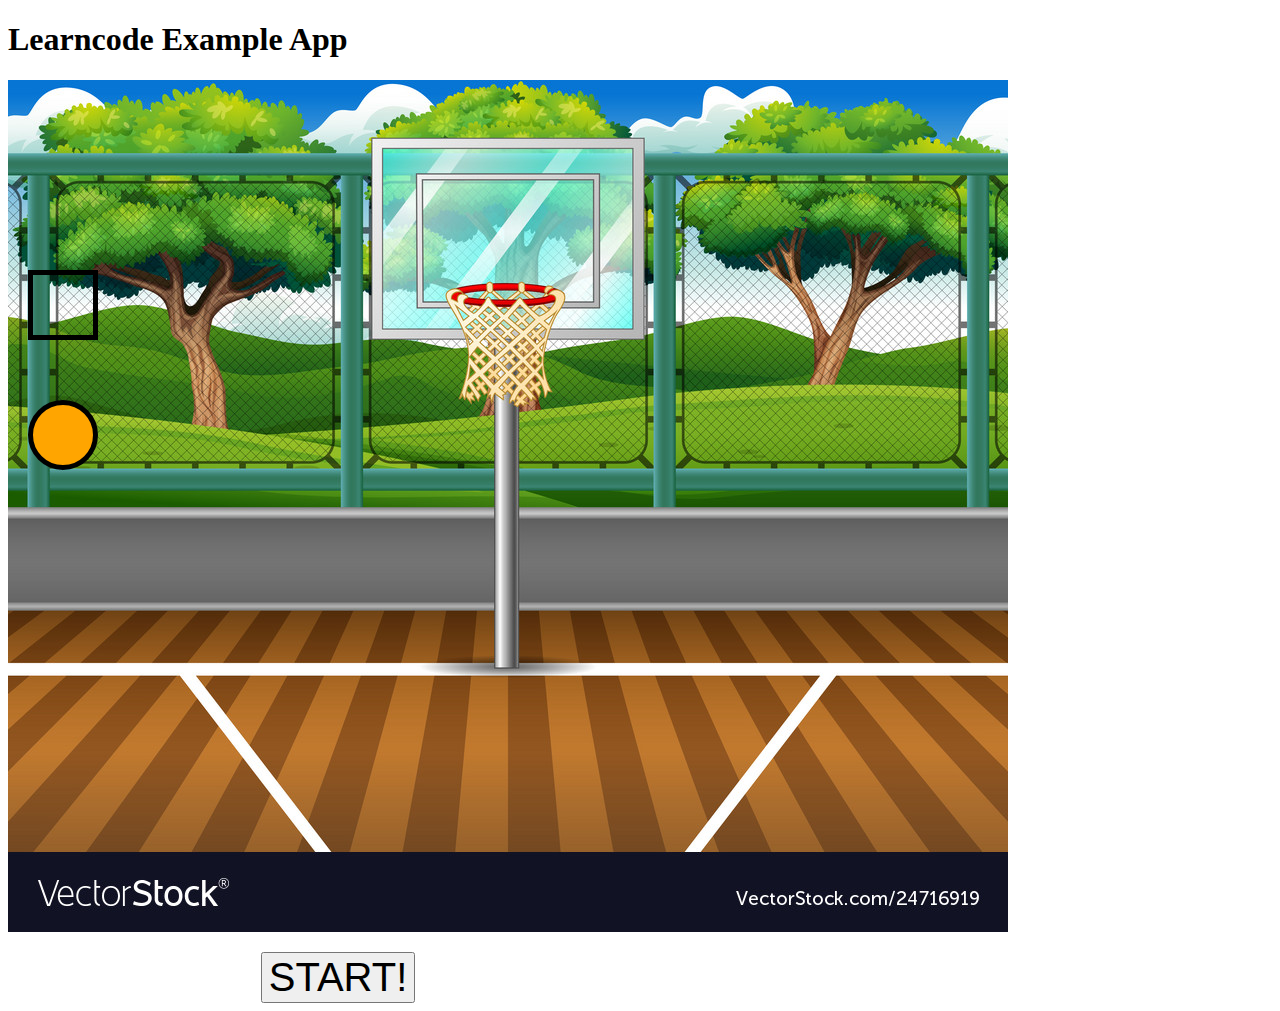
<file: index.html>
<!DOCTYPE html>
<html lang="en">
<head>
  <!-- this should reduce how long it takes your page to refresh after a change -->
  <meta http-equiv='cache-control' content='no-cache'> 
  <meta http-equiv='expires' content='0'> 
  <meta http-equiv='pragma' content='no-cache'>
  <!-- this imports all your formatting from the css file -->
  <link rel="stylesheet" type="text/css" href="styles.css">
  <!-- this imports some helper functions you can use in your code -->
  <script type="text/javascript" src="https://gormanlearncode.github.io/learncode/src/helperfunctions.js"></script>
</head>
  <body>
    <h1>Learncode Example App</h1>
    <!-- these are the building blocks of your site. You will format them in css and move them in javascript -->
    <div id="mainarea">
      <div id="circle"></div>
      <div id="square"></div>
      <div id="sometext1"><b>Learn Code!</b></div>
    </div>
    <button id="startbutton">START!</button>
    <!-- this will run your code -->
    <script type="text/javascript" src="main.js"></script>
  </body>
</html>
</file>
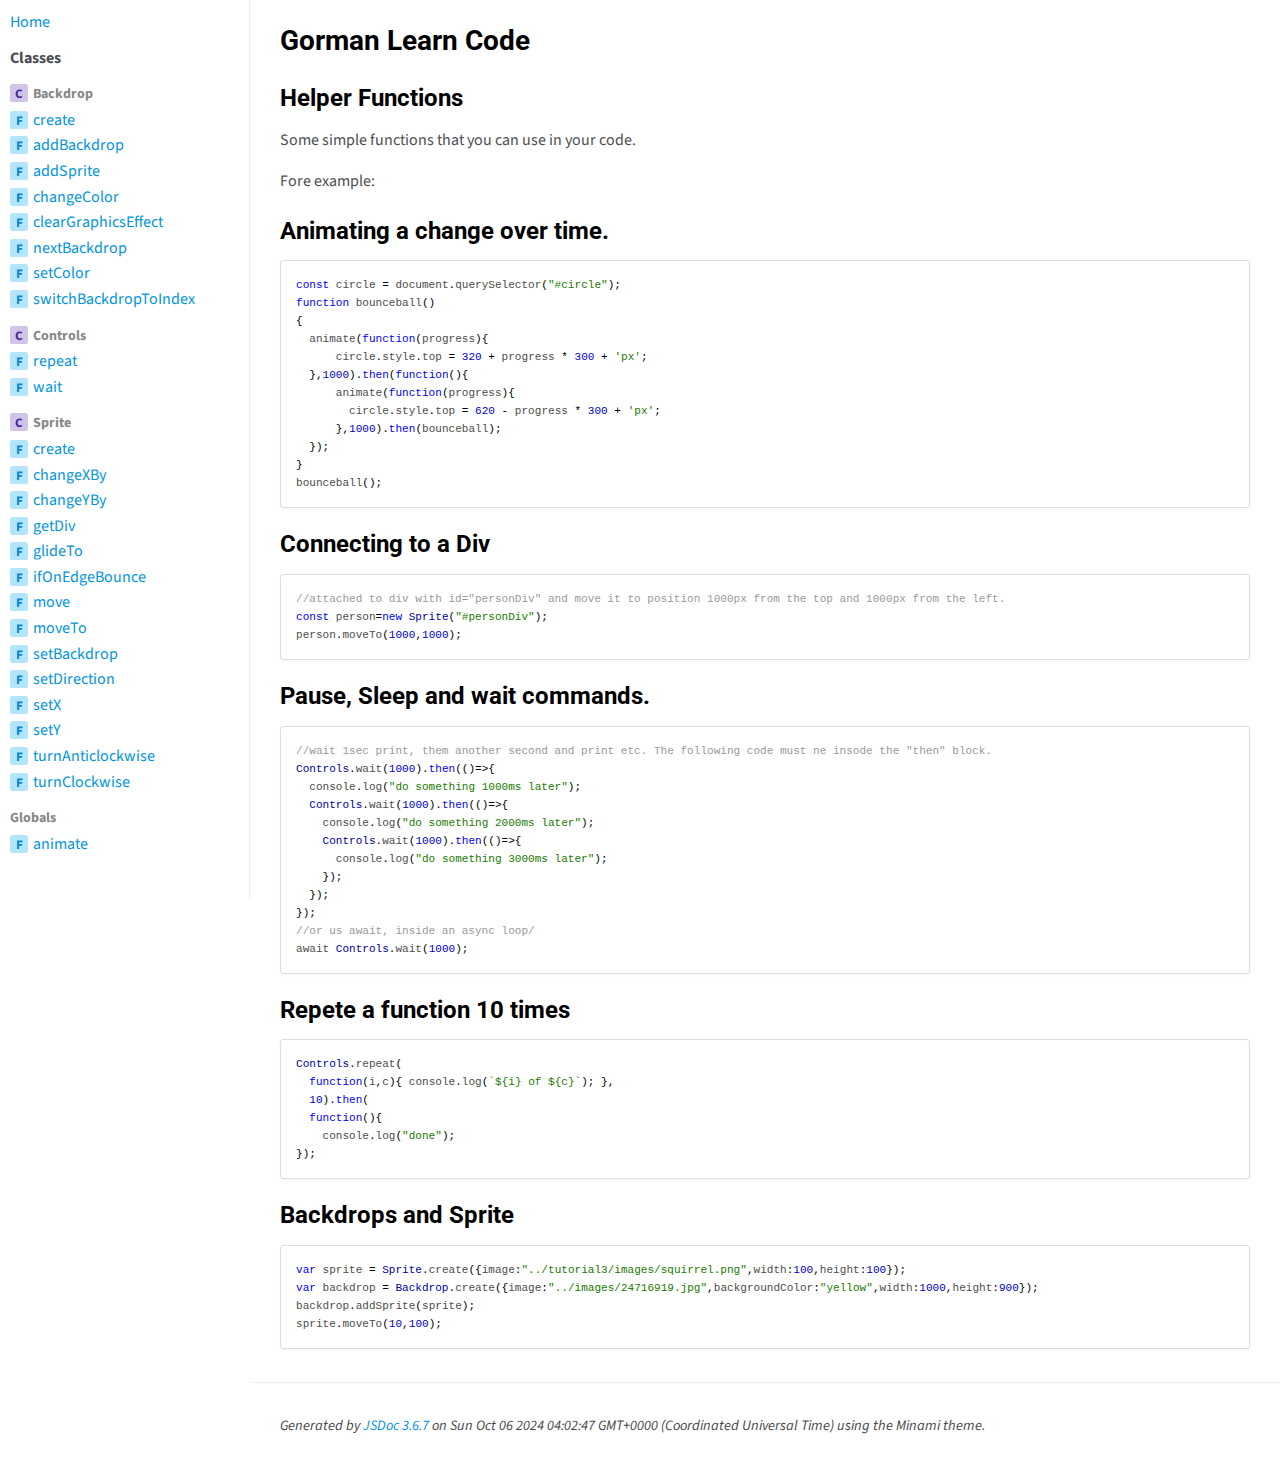
<file: docs/index.html>
<!DOCTYPE html>
<html lang="en">
<head>
    <meta charset="utf-8">
    <meta name="viewport" content="width=device-width,initial-scale=1">
    <title>Home - Documentation</title>

    <script src="scripts/prettify/prettify.js"></script>
    <script src="scripts/prettify/lang-css.js"></script>
    <!--[if lt IE 9]>
      <script src="//html5shiv.googlecode.com/svn/trunk/html5.js"></script>
    <![endif]-->
    <link type="text/css" rel="stylesheet" href="https://code.ionicframework.com/ionicons/2.0.1/css/ionicons.min.css">
    <link type="text/css" rel="stylesheet" href="styles/prettify-tomorrow.css">
    <link type="text/css" rel="stylesheet" href="styles/jsdoc-default.css">
</head>
<body>

<input type="checkbox" id="nav-trigger" class="nav-trigger" />
<label for="nav-trigger" class="navicon-button x">
  <div class="navicon"></div>
</label>

<label for="nav-trigger" class="overlay"></label>

<nav>
    <li class="nav-link nav-home-link"><a href="index.html">Home</a></li><li class="nav-heading">Classes</li><li class="nav-heading"><span class="nav-item-type type-class">C</span><span class="nav-item-name"><a href="Backdrop.html">Backdrop</a></span></li><li class="nav-item"><span class="nav-item-type type-function">F</span><span class="nav-item-name"><a href="Backdrop.html#.create">create</a></span></li><li class="nav-item"><span class="nav-item-type type-function">F</span><span class="nav-item-name"><a href="Backdrop.html#addBackdrop">addBackdrop</a></span></li><li class="nav-item"><span class="nav-item-type type-function">F</span><span class="nav-item-name"><a href="Backdrop.html#addSprite">addSprite</a></span></li><li class="nav-item"><span class="nav-item-type type-function">F</span><span class="nav-item-name"><a href="Backdrop.html#changeColor">changeColor</a></span></li><li class="nav-item"><span class="nav-item-type type-function">F</span><span class="nav-item-name"><a href="Backdrop.html#clearGraphicsEffect">clearGraphicsEffect</a></span></li><li class="nav-item"><span class="nav-item-type type-function">F</span><span class="nav-item-name"><a href="Backdrop.html#nextBackdrop">nextBackdrop</a></span></li><li class="nav-item"><span class="nav-item-type type-function">F</span><span class="nav-item-name"><a href="Backdrop.html#setColor">setColor</a></span></li><li class="nav-item"><span class="nav-item-type type-function">F</span><span class="nav-item-name"><a href="Backdrop.html#switchBackdropToIndex">switchBackdropToIndex</a></span></li><li class="nav-heading"><span class="nav-item-type type-class">C</span><span class="nav-item-name"><a href="Controls.html">Controls</a></span></li><li class="nav-item"><span class="nav-item-type type-function">F</span><span class="nav-item-name"><a href="Controls.html#.repeat">repeat</a></span></li><li class="nav-item"><span class="nav-item-type type-function">F</span><span class="nav-item-name"><a href="Controls.html#.wait">wait</a></span></li><li class="nav-heading"><span class="nav-item-type type-class">C</span><span class="nav-item-name"><a href="Sprite.html">Sprite</a></span></li><li class="nav-item"><span class="nav-item-type type-function">F</span><span class="nav-item-name"><a href="Sprite.html#.create">create</a></span></li><li class="nav-item"><span class="nav-item-type type-function">F</span><span class="nav-item-name"><a href="Sprite.html#changeXBy">changeXBy</a></span></li><li class="nav-item"><span class="nav-item-type type-function">F</span><span class="nav-item-name"><a href="Sprite.html#changeYBy">changeYBy</a></span></li><li class="nav-item"><span class="nav-item-type type-function">F</span><span class="nav-item-name"><a href="Sprite.html#getDiv">getDiv</a></span></li><li class="nav-item"><span class="nav-item-type type-function">F</span><span class="nav-item-name"><a href="Sprite.html#glideTo">glideTo</a></span></li><li class="nav-item"><span class="nav-item-type type-function">F</span><span class="nav-item-name"><a href="Sprite.html#ifOnEdgeBounce">ifOnEdgeBounce</a></span></li><li class="nav-item"><span class="nav-item-type type-function">F</span><span class="nav-item-name"><a href="Sprite.html#move">move</a></span></li><li class="nav-item"><span class="nav-item-type type-function">F</span><span class="nav-item-name"><a href="Sprite.html#moveTo">moveTo</a></span></li><li class="nav-item"><span class="nav-item-type type-function">F</span><span class="nav-item-name"><a href="Sprite.html#setBackdrop">setBackdrop</a></span></li><li class="nav-item"><span class="nav-item-type type-function">F</span><span class="nav-item-name"><a href="Sprite.html#setDirection">setDirection</a></span></li><li class="nav-item"><span class="nav-item-type type-function">F</span><span class="nav-item-name"><a href="Sprite.html#setX">setX</a></span></li><li class="nav-item"><span class="nav-item-type type-function">F</span><span class="nav-item-name"><a href="Sprite.html#setY">setY</a></span></li><li class="nav-item"><span class="nav-item-type type-function">F</span><span class="nav-item-name"><a href="Sprite.html#turnAnticlockwise">turnAnticlockwise</a></span></li><li class="nav-item"><span class="nav-item-type type-function">F</span><span class="nav-item-name"><a href="Sprite.html#turnClockwise">turnClockwise</a></span></li><li class="nav-heading"><a href="global.html">Globals</a></li><li class="nav-item"><span class="nav-item-type type-function">F</span><span class="nav-item-name"><a href="global.html#animate">animate</a></span></li>
</nav>

<div id="main">
    

    



    









    


    <section class="readme">
        <article><h2>Gorman Learn Code</h2>
<h3>Helper Functions</h3>
<p>Some simple functions that you can use in your code.</p>
<p>Fore example:</p>
<h3>Animating a change over time.</h3>
<pre class="prettyprint source lang-javascript"><code>const circle = document.querySelector(&quot;#circle&quot;);
function bounceball()
{
  animate(function(progress){
      circle.style.top = 320 + progress * 300 + 'px';
  },1000).then(function(){
      animate(function(progress){
        circle.style.top = 620 - progress * 300 + 'px';
      },1000).then(bounceball);
  });
}
bounceball();
</code></pre>
<h3>Connecting to a Div</h3>
<pre class="prettyprint source lang-javascript"><code>//attached to div with id=&quot;personDiv&quot; and move it to position 1000px from the top and 1000px from the left.
const person=new Sprite(&quot;#personDiv&quot;);
person.moveTo(1000,1000);
</code></pre>
<h3>Pause, Sleep and wait commands.</h3>
<pre class="prettyprint source lang-javascript"><code>//wait 1sec print, them another second and print etc. The following code must ne insode the &quot;then&quot; block.
Controls.wait(1000).then(()=>{
  console.log(&quot;do something 1000ms later&quot;);
  Controls.wait(1000).then(()=>{
    console.log(&quot;do something 2000ms later&quot;);
    Controls.wait(1000).then(()=>{
      console.log(&quot;do something 3000ms later&quot;);
    });
  });
});
//or us await, inside an async loop/
await Controls.wait(1000);
</code></pre>
<h3>Repete a function 10 times</h3>
<pre class="prettyprint source"><code>Controls.repeat(
  function(i,c){ console.log(`${i} of ${c}`); },
  10).then(
  function(){
    console.log(&quot;done&quot;);
});
</code></pre>
<h3>Backdrops and Sprite</h3>
<pre class="prettyprint source lang-javascript"><code>var sprite = Sprite.create({image:&quot;../tutorial3/images/squirrel.png&quot;,width:100,height:100});
var backdrop = Backdrop.create({image:&quot;../images/24716919.jpg&quot;,backgroundColor:&quot;yellow&quot;,width:1000,height:900});
backdrop.addSprite(sprite);
sprite.moveTo(10,100);
</code></pre></article>
    </section>






</div>

<br class="clear">

<footer>
    Generated by <a href="https://github.com/jsdoc3/jsdoc">JSDoc 3.6.7</a> on Sun Oct 06 2024 04:02:47 GMT+0000 (Coordinated Universal Time) using the Minami theme.
</footer>

<script>prettyPrint();</script>
<script src="scripts/linenumber.js"></script>
</body>
</html>
</file>
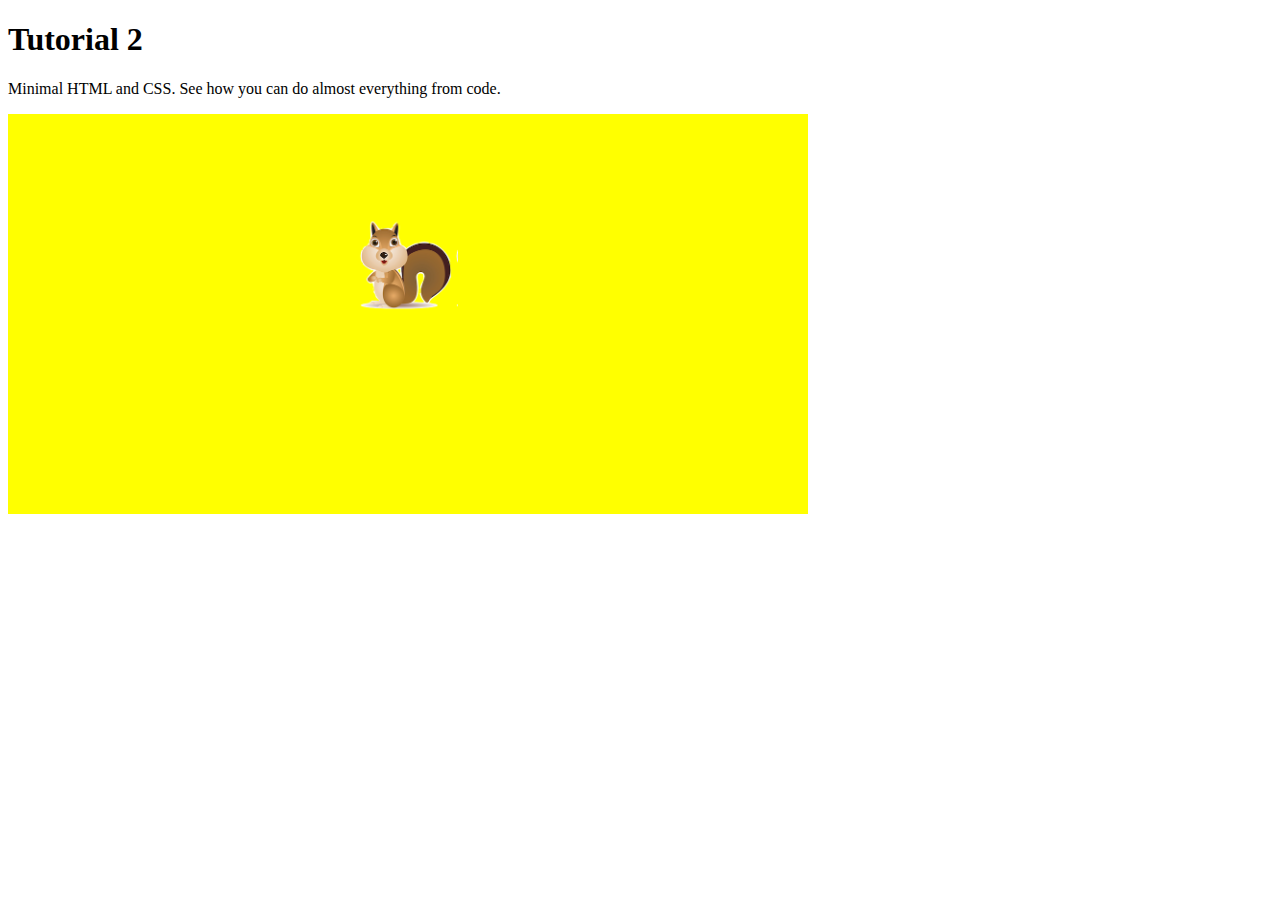
<file: tutorial2/index.html>
<!-- You must have html tag, body tag and a script tag. This has 2 script tags,
     one for e helperfunctions and one for the main program-->
<!DOCTYPE html>
<html lang="en">
<body>
    <h1>Tutorial 2</h1>
    <p>Minimal HTML and CSS. See how you can do almost everything from code.</p>
    <script type="text/javascript" src="https://gormanlearncode.github.io/learncode/src/helperfunctions.js"></script>
    <script type="text/javascript" src="main.js"></script>
</body>
</html>
</file>
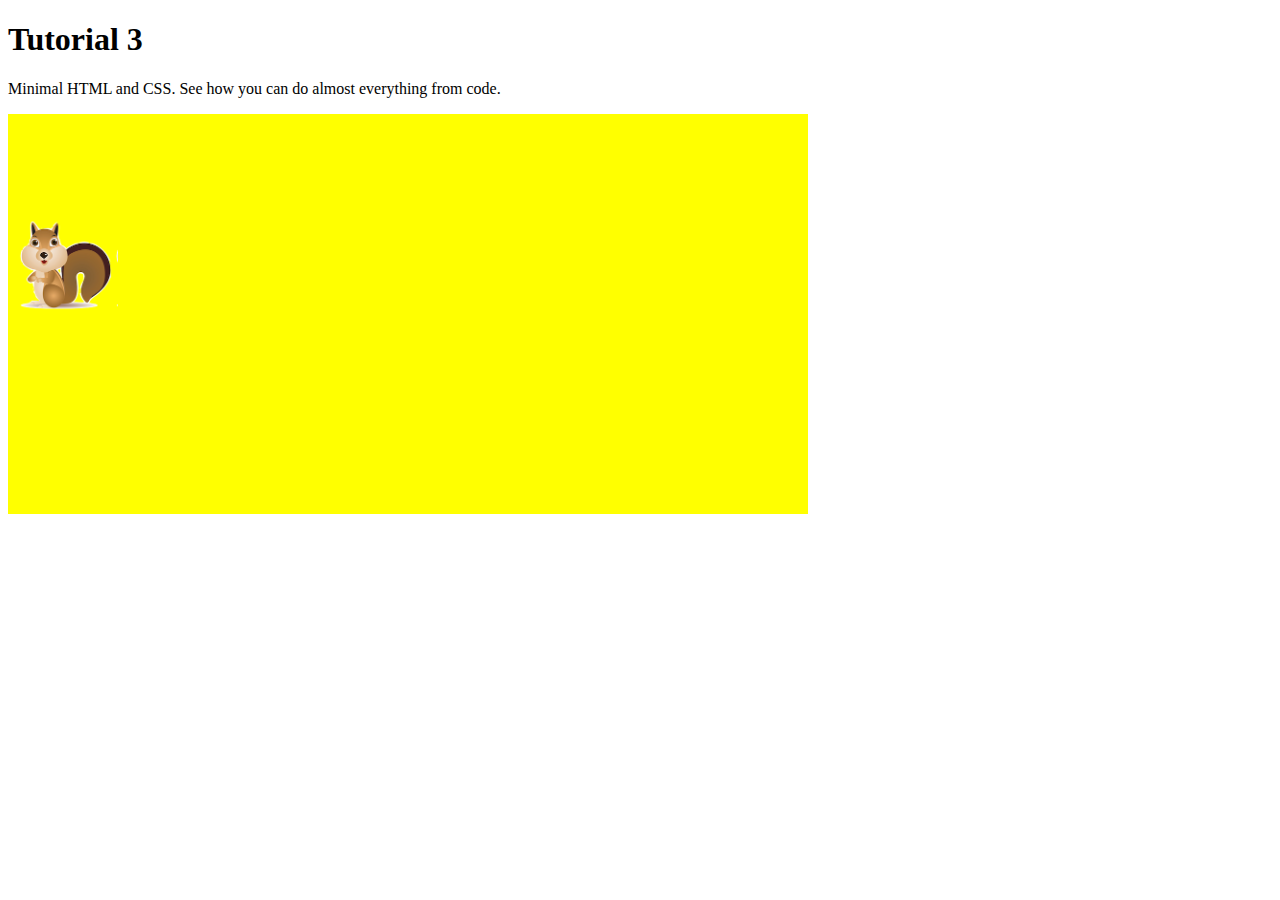
<file: tutorial3/index.html>
<!-- You must have html tag, body tag and a script tag. This has 2 script tags,
     one for e helperfunctions and one for the main program-->
<!DOCTYPE html>
<html lang="en">
<body>
    <h1>Tutorial 3</h1>
    <p>Minimal HTML and CSS. See how you can do almost everything from code.</p>
    <script type="text/javascript" src="https://gormanlearncode.github.io/learncode/src/helperfunctions.js"></script>
    <script type="text/javascript" src="main.js"></script>
</body>
</html>
</file>
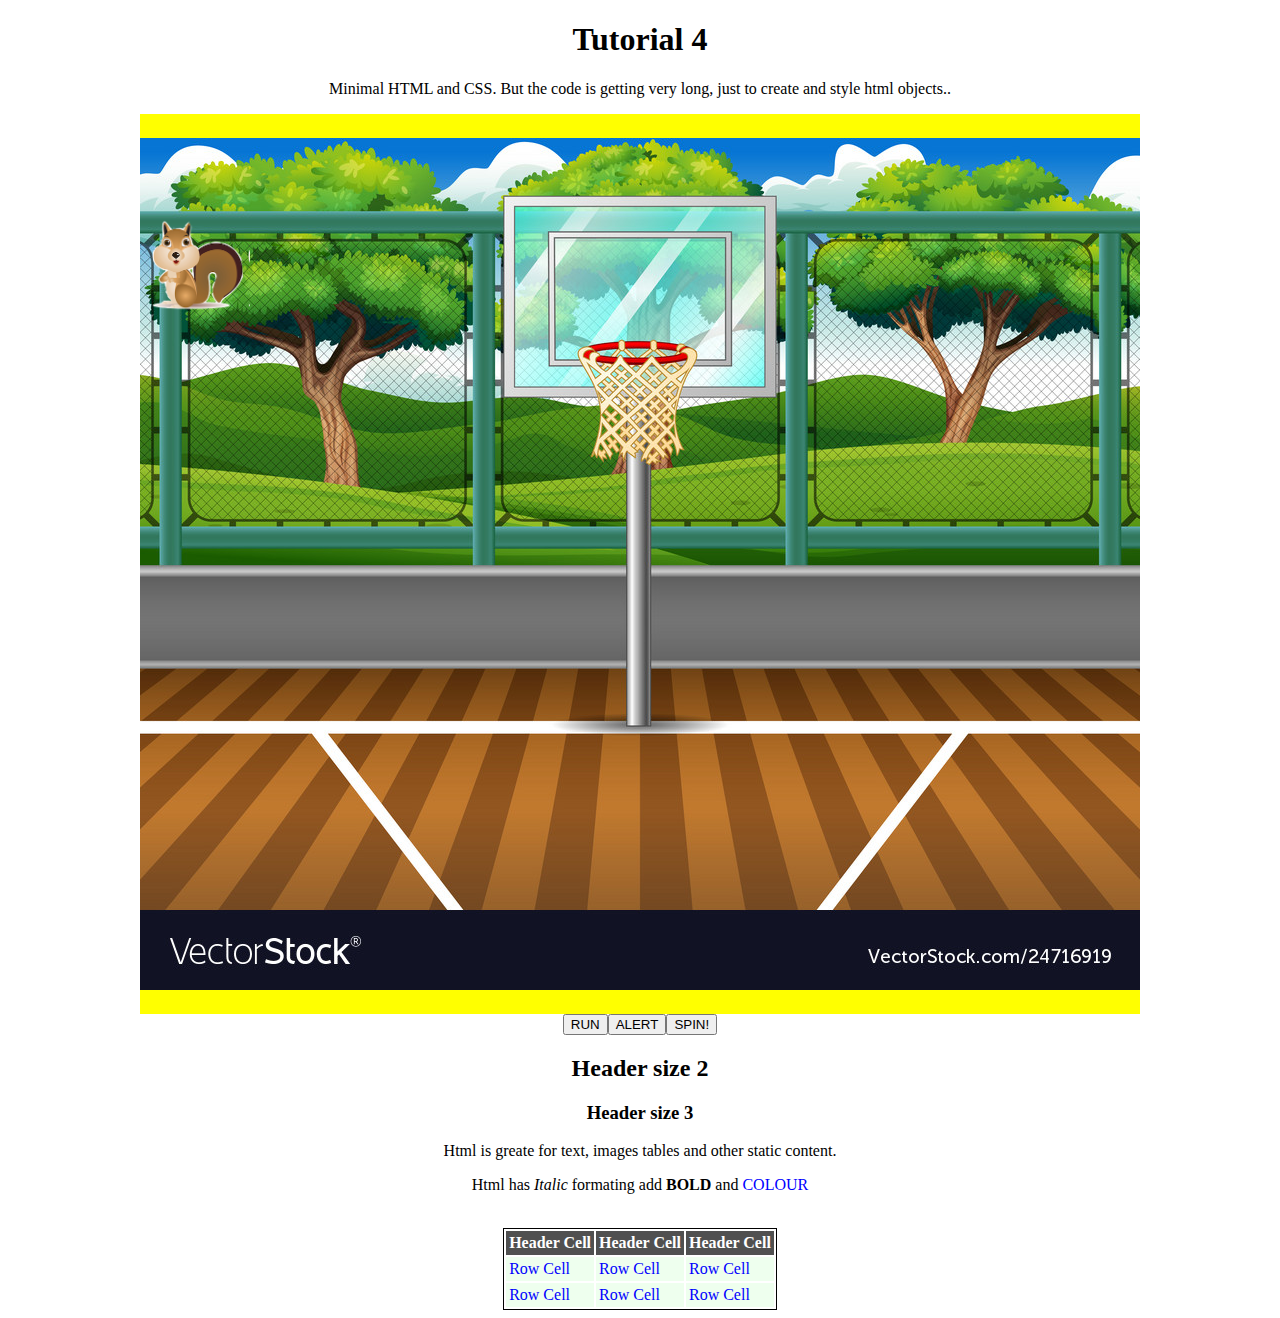
<file: tutorial4/index.html>
<!DOCTYPE html>
<html lang="en">
<head>
  <link rel="stylesheet" type="text/css" href="styles.css">
</head>
<body>
    <center>
        <h1>Tutorial 4</h1>
        <p>Minimal HTML and CSS. But the code is getting very long, just to create and style html objects..</p>
        <div id="backdrop"></div>
        <div id="put_buttons_here"></div>
        <!-- I am not creating the backdrop from code, because I want control of where I put it in the html -->
        <h2>Header size 2</h2>
        <h3>Header size 3</h3>
        <p>Html is greate for text, images tables and other static content.</p>
        <p>Html has <i>Italic</i> formating add <b>BOLD</b> and <span style="color: blue;">COLOUR</span></p>
        <br/>
        <table>
            <tr><th>Header Cell</th><th>Header Cell</th><th>Header Cell</th></tr>
            <tr><td>Row Cell</td><td>Row Cell</td><td>Row Cell</td></tr>
            <tr><td>Row Cell</td><td>Row Cell</td><td>Row Cell</td></tr>
        </table>
    </center>
    <script type="text/javascript" src="https://gormanlearncode.github.io/learncode/src/helperfunctions.js"></script>
    <script type="text/javascript" src="main.js"></script>
</body>
</html>
</file>
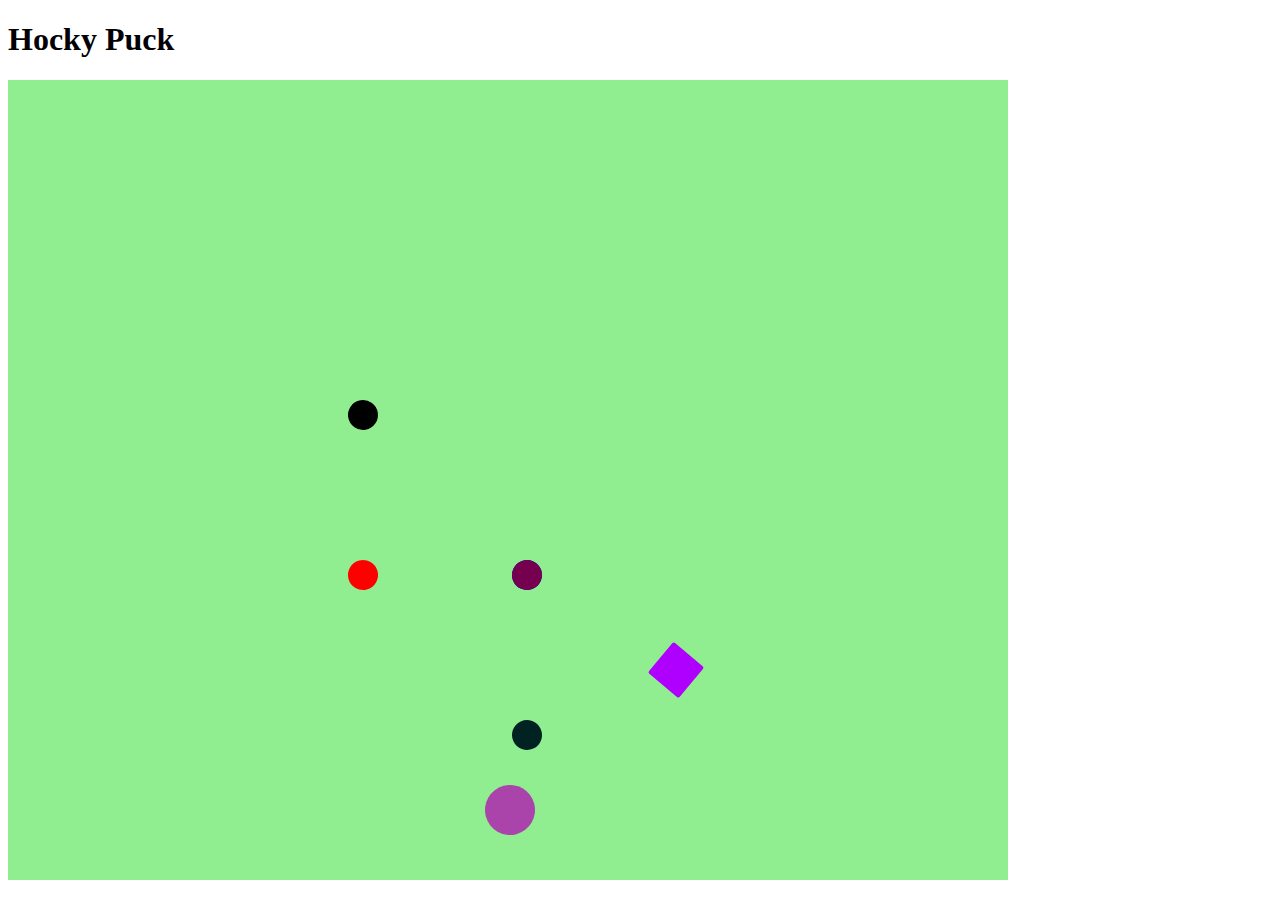
<file: tutorial5/index.html>
<!DOCTYPE html>
<html lang="en">
<head>
  <link rel="stylesheet" type="text/css" href="styles.css">
</head>
<body>
    <h1>Hocky Puck</h1>
    <div id="field">
        <div id="puck1"></div>
        <div id="puck2"></div>
        <div id="puck3"></div>
        <div id="puck4"></div>
        <div id="puck5"></div>
        <div id="puck6"></div>
        <div id="puck7"></div>
    </div>
    <script type="text/javascript" src="https://gormanlearncode.github.io/learncode/src/helperfunctions.js"></script>
    <script type="text/javascript" src="main.js"></script>
</body>
</html>
</file>
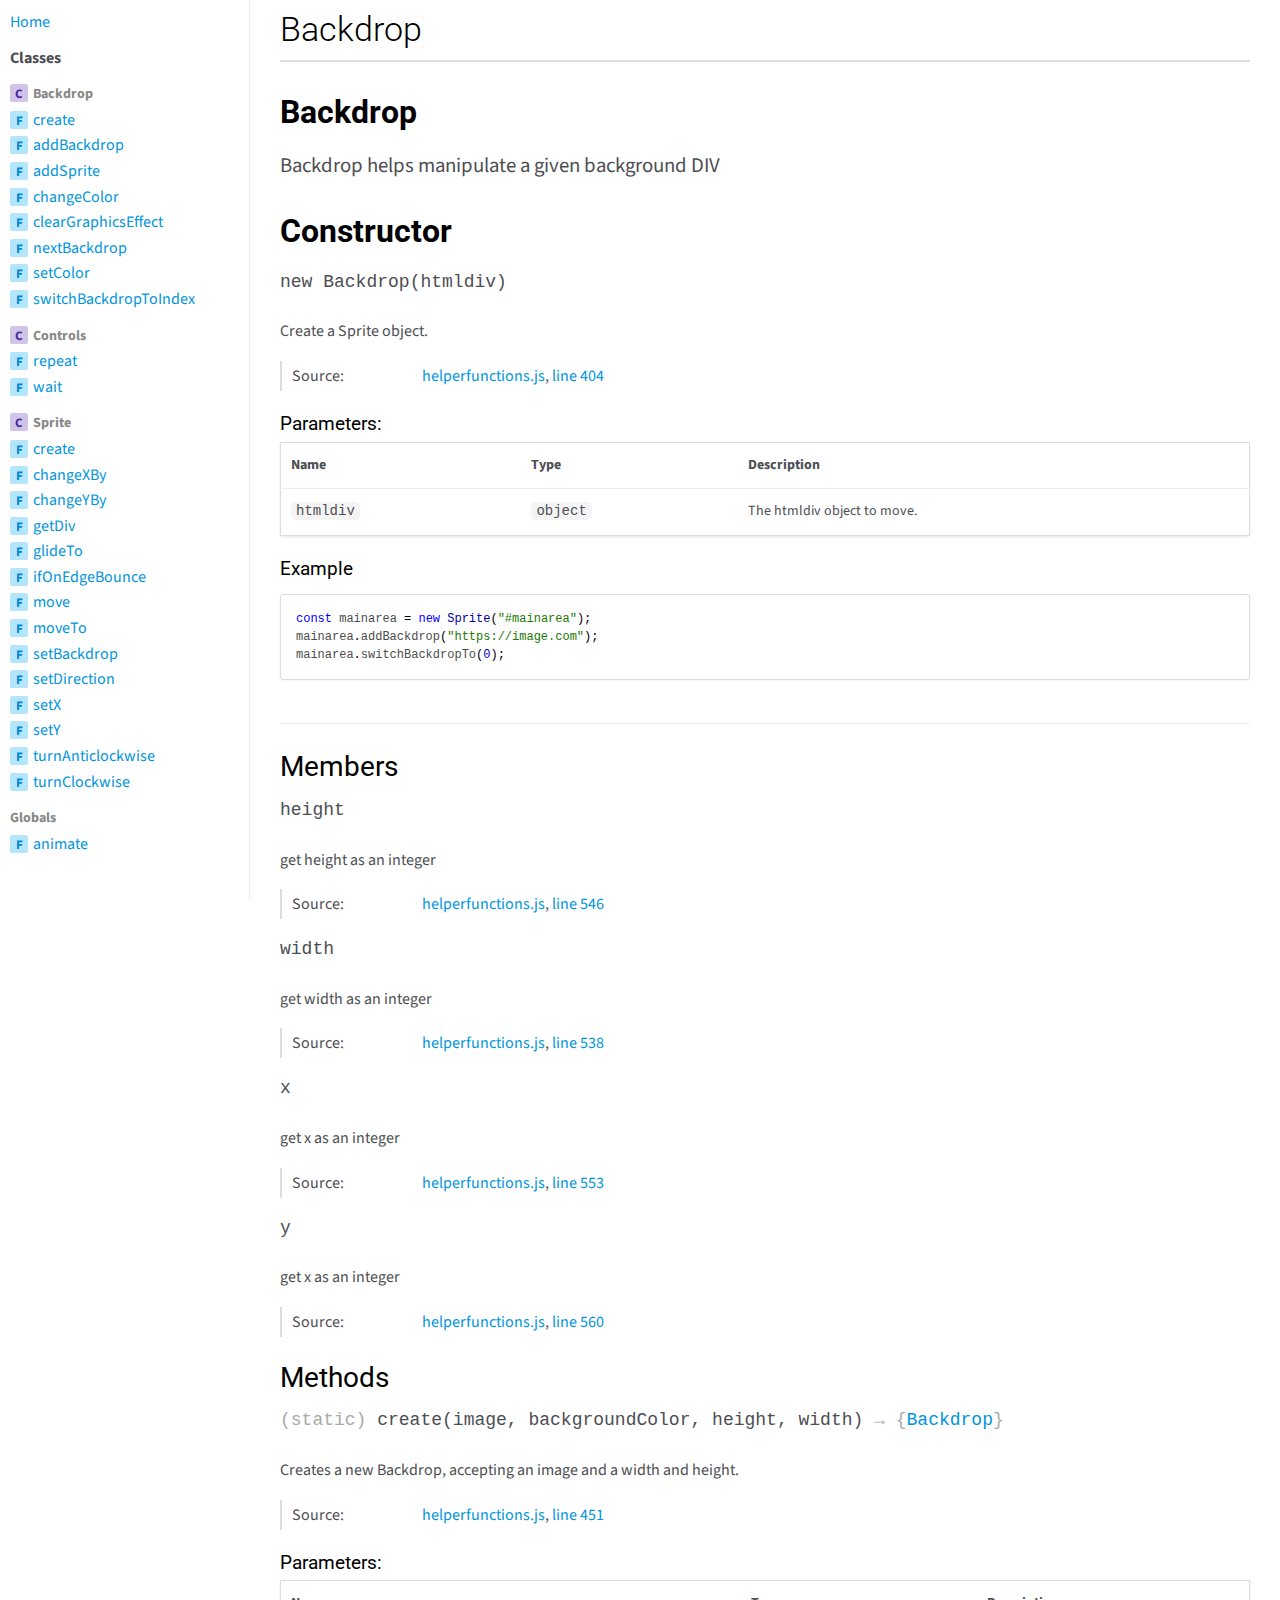
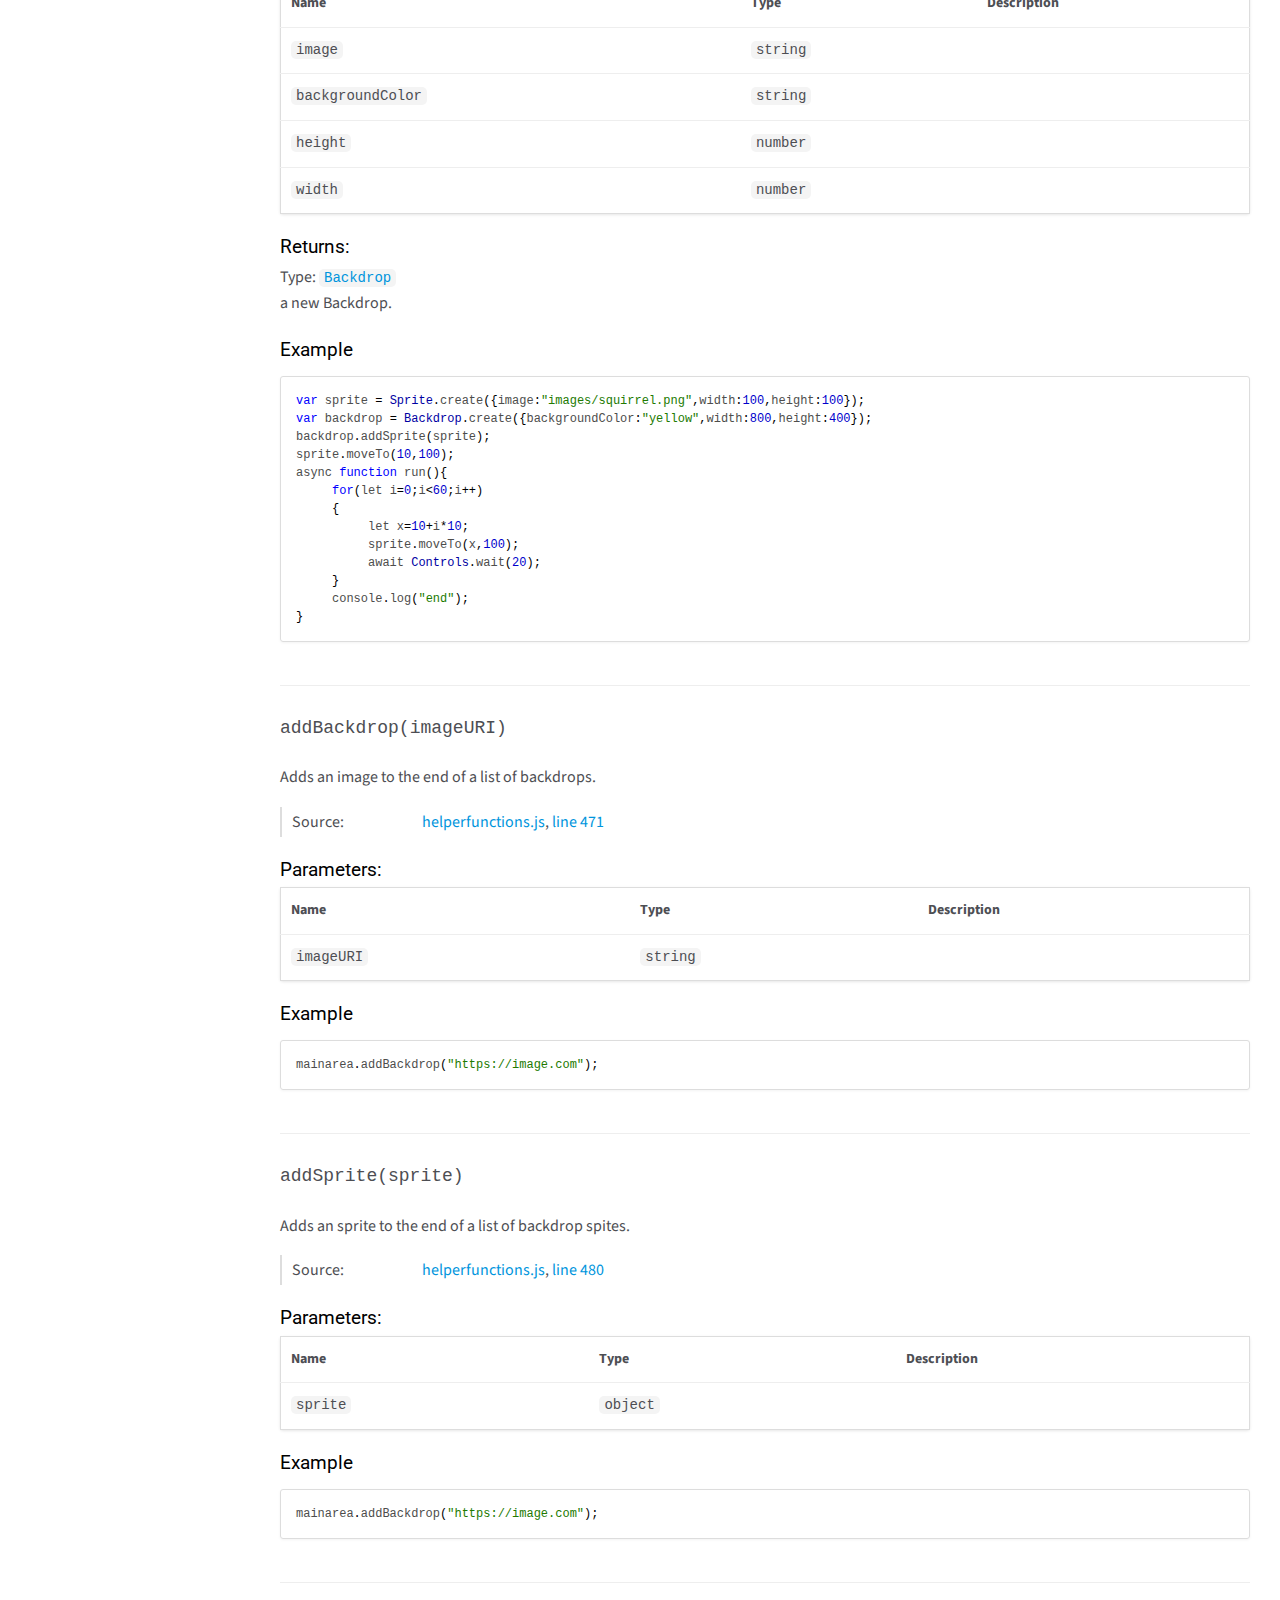
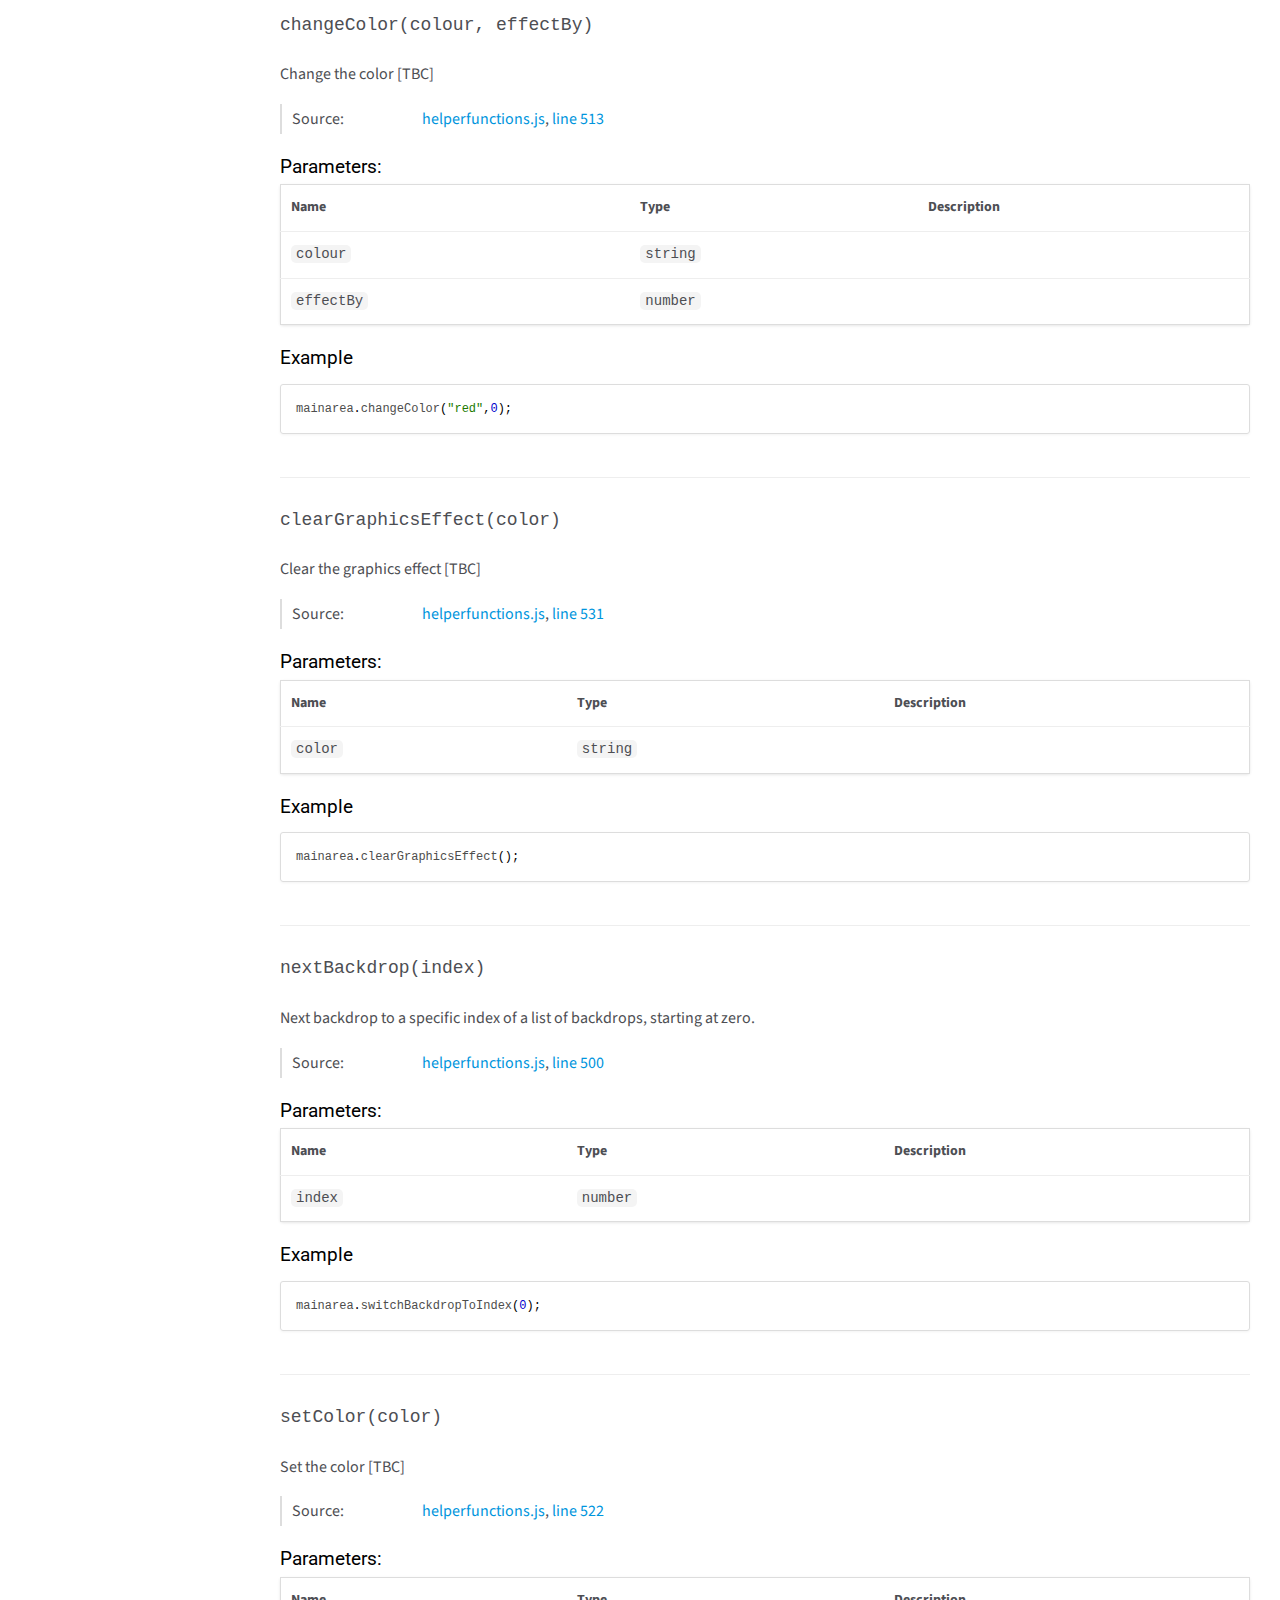
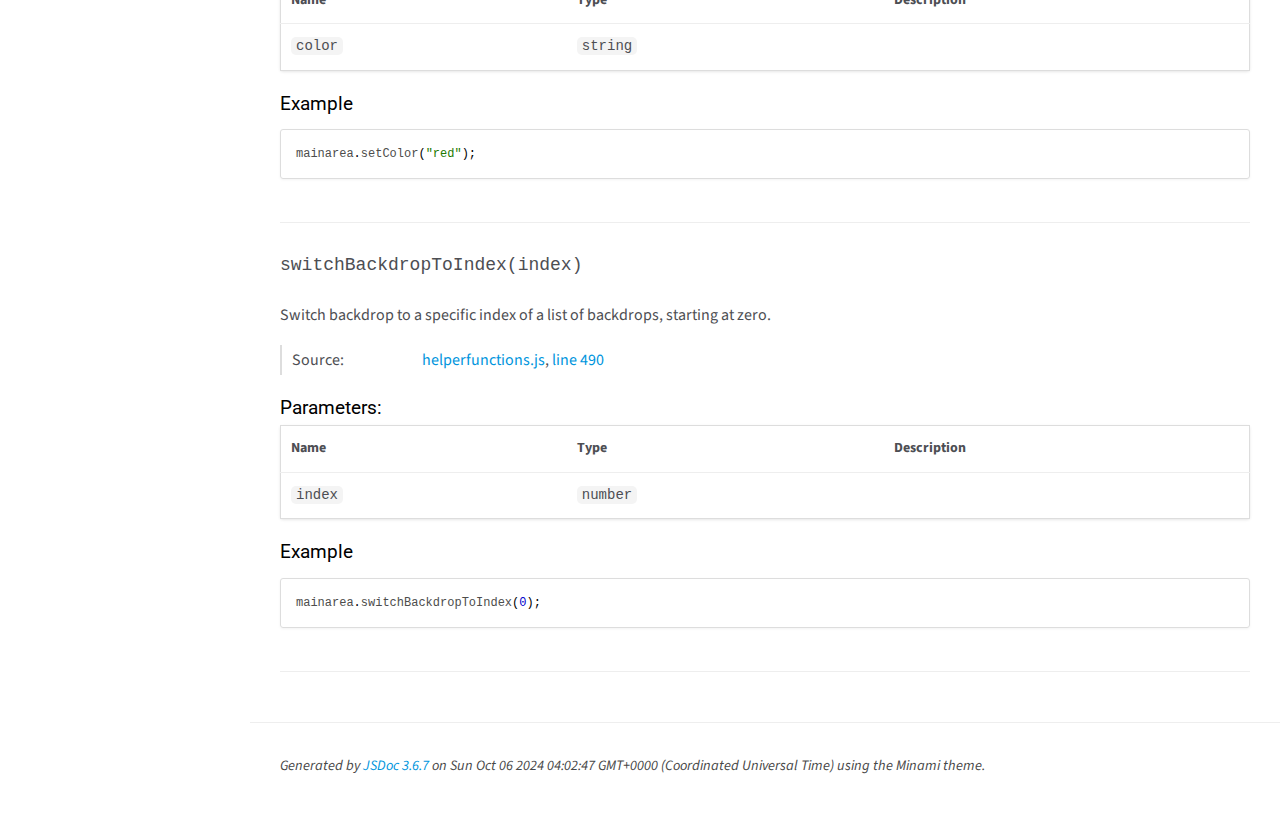
<file: docs/Backdrop.html>
<!DOCTYPE html>
<html lang="en">
<head>
    <meta charset="utf-8">
    <meta name="viewport" content="width=device-width,initial-scale=1">
    <title>Backdrop - Documentation</title>

    <script src="scripts/prettify/prettify.js"></script>
    <script src="scripts/prettify/lang-css.js"></script>
    <!--[if lt IE 9]>
      <script src="//html5shiv.googlecode.com/svn/trunk/html5.js"></script>
    <![endif]-->
    <link type="text/css" rel="stylesheet" href="https://code.ionicframework.com/ionicons/2.0.1/css/ionicons.min.css">
    <link type="text/css" rel="stylesheet" href="styles/prettify-tomorrow.css">
    <link type="text/css" rel="stylesheet" href="styles/jsdoc-default.css">
</head>
<body>

<input type="checkbox" id="nav-trigger" class="nav-trigger" />
<label for="nav-trigger" class="navicon-button x">
  <div class="navicon"></div>
</label>

<label for="nav-trigger" class="overlay"></label>

<nav>
    <li class="nav-link nav-home-link"><a href="index.html">Home</a></li><li class="nav-heading">Classes</li><li class="nav-heading"><span class="nav-item-type type-class">C</span><span class="nav-item-name"><a href="Backdrop.html">Backdrop</a></span></li><li class="nav-item"><span class="nav-item-type type-function">F</span><span class="nav-item-name"><a href="Backdrop.html#.create">create</a></span></li><li class="nav-item"><span class="nav-item-type type-function">F</span><span class="nav-item-name"><a href="Backdrop.html#addBackdrop">addBackdrop</a></span></li><li class="nav-item"><span class="nav-item-type type-function">F</span><span class="nav-item-name"><a href="Backdrop.html#addSprite">addSprite</a></span></li><li class="nav-item"><span class="nav-item-type type-function">F</span><span class="nav-item-name"><a href="Backdrop.html#changeColor">changeColor</a></span></li><li class="nav-item"><span class="nav-item-type type-function">F</span><span class="nav-item-name"><a href="Backdrop.html#clearGraphicsEffect">clearGraphicsEffect</a></span></li><li class="nav-item"><span class="nav-item-type type-function">F</span><span class="nav-item-name"><a href="Backdrop.html#nextBackdrop">nextBackdrop</a></span></li><li class="nav-item"><span class="nav-item-type type-function">F</span><span class="nav-item-name"><a href="Backdrop.html#setColor">setColor</a></span></li><li class="nav-item"><span class="nav-item-type type-function">F</span><span class="nav-item-name"><a href="Backdrop.html#switchBackdropToIndex">switchBackdropToIndex</a></span></li><li class="nav-heading"><span class="nav-item-type type-class">C</span><span class="nav-item-name"><a href="Controls.html">Controls</a></span></li><li class="nav-item"><span class="nav-item-type type-function">F</span><span class="nav-item-name"><a href="Controls.html#.repeat">repeat</a></span></li><li class="nav-item"><span class="nav-item-type type-function">F</span><span class="nav-item-name"><a href="Controls.html#.wait">wait</a></span></li><li class="nav-heading"><span class="nav-item-type type-class">C</span><span class="nav-item-name"><a href="Sprite.html">Sprite</a></span></li><li class="nav-item"><span class="nav-item-type type-function">F</span><span class="nav-item-name"><a href="Sprite.html#.create">create</a></span></li><li class="nav-item"><span class="nav-item-type type-function">F</span><span class="nav-item-name"><a href="Sprite.html#changeXBy">changeXBy</a></span></li><li class="nav-item"><span class="nav-item-type type-function">F</span><span class="nav-item-name"><a href="Sprite.html#changeYBy">changeYBy</a></span></li><li class="nav-item"><span class="nav-item-type type-function">F</span><span class="nav-item-name"><a href="Sprite.html#getDiv">getDiv</a></span></li><li class="nav-item"><span class="nav-item-type type-function">F</span><span class="nav-item-name"><a href="Sprite.html#glideTo">glideTo</a></span></li><li class="nav-item"><span class="nav-item-type type-function">F</span><span class="nav-item-name"><a href="Sprite.html#ifOnEdgeBounce">ifOnEdgeBounce</a></span></li><li class="nav-item"><span class="nav-item-type type-function">F</span><span class="nav-item-name"><a href="Sprite.html#move">move</a></span></li><li class="nav-item"><span class="nav-item-type type-function">F</span><span class="nav-item-name"><a href="Sprite.html#moveTo">moveTo</a></span></li><li class="nav-item"><span class="nav-item-type type-function">F</span><span class="nav-item-name"><a href="Sprite.html#setBackdrop">setBackdrop</a></span></li><li class="nav-item"><span class="nav-item-type type-function">F</span><span class="nav-item-name"><a href="Sprite.html#setDirection">setDirection</a></span></li><li class="nav-item"><span class="nav-item-type type-function">F</span><span class="nav-item-name"><a href="Sprite.html#setX">setX</a></span></li><li class="nav-item"><span class="nav-item-type type-function">F</span><span class="nav-item-name"><a href="Sprite.html#setY">setY</a></span></li><li class="nav-item"><span class="nav-item-type type-function">F</span><span class="nav-item-name"><a href="Sprite.html#turnAnticlockwise">turnAnticlockwise</a></span></li><li class="nav-item"><span class="nav-item-type type-function">F</span><span class="nav-item-name"><a href="Sprite.html#turnClockwise">turnClockwise</a></span></li><li class="nav-heading"><a href="global.html">Globals</a></li><li class="nav-item"><span class="nav-item-type type-function">F</span><span class="nav-item-name"><a href="global.html#animate">animate</a></span></li>
</nav>

<div id="main">
    
    <h1 class="page-title">Backdrop</h1>
    

    




<section>

<header>
    
        <h2>
        Backdrop
        </h2>
        
            <div class="class-description">Backdrop helps manipulate a given background DIV</div>
        
    
</header>

<article>
    <div class="container-overview">
    
        
<div class="section-method">

    
    <h2>Constructor</h2>
    

    <h4 class="name" id="Backdrop"><span class="type-signature"></span>new Backdrop<span class="signature">(htmldiv)</span><span class="type-signature"></span></h4>

    



<div class="description">
    Create a Sprite object.
</div>





<dl class="details">

    

    

    

    

    

    

    

    

    

    

    

    

    
    <dt class="tag-source">Source:</dt>
    <dd class="tag-source"><ul class="dummy"><li>
        <a href="helperfunctions.js.html">helperfunctions.js</a>, <a href="helperfunctions.js.html#line404">line 404</a>
    </li></ul></dd>
    

    

    

    
</dl>









    <h5>Parameters:</h5>
    

<table class="params">
    <thead>
    <tr>
        
        <th>Name</th>
        

        <th>Type</th>

        

        

        <th class="last">Description</th>
    </tr>
    </thead>

    <tbody>
    

        <tr>
            
                <td class="name"><code>htmldiv</code></td>
            

            <td class="type">
            
                
<span class="param-type"><code>object</code></span>


            
            </td>

            

            

            <td class="description last">
                The htmldiv object to move.
                
            </td>
        </tr>

    
    </tbody>
</table>
















<div class="section-examples">
<h5>Example</h5>

    <pre class="prettyprint"><code>const mainarea = new Sprite("#mainarea");
mainarea.addBackdrop("https://image.com");
mainarea.switchBackdropTo(0);</code></pre>

</div>

</div>
    
    </div>

    

    

    

     

    

    
        <h3 class="subsection-title">Members</h3>

        
            
<div class="section-members">
<h4 class="name" id="height"><span class="type-signature"></span>height<span class="type-signature"></span></h4>




<div class="description">
    get height as an integer
</div>





<dl class="details">

    

    

    

    

    

    

    

    

    

    

    

    

    
    <dt class="tag-source">Source:</dt>
    <dd class="tag-source"><ul class="dummy"><li>
        <a href="helperfunctions.js.html">helperfunctions.js</a>, <a href="helperfunctions.js.html#line546">line 546</a>
    </li></ul></dd>
    

    

    

    
</dl>







</div>

        
            
<div class="section-members">
<h4 class="name" id="width"><span class="type-signature"></span>width<span class="type-signature"></span></h4>




<div class="description">
    get width as an integer
</div>





<dl class="details">

    

    

    

    

    

    

    

    

    

    

    

    

    
    <dt class="tag-source">Source:</dt>
    <dd class="tag-source"><ul class="dummy"><li>
        <a href="helperfunctions.js.html">helperfunctions.js</a>, <a href="helperfunctions.js.html#line538">line 538</a>
    </li></ul></dd>
    

    

    

    
</dl>







</div>

        
            
<div class="section-members">
<h4 class="name" id="x"><span class="type-signature"></span>x<span class="type-signature"></span></h4>




<div class="description">
    get x as an integer
</div>





<dl class="details">

    

    

    

    

    

    

    

    

    

    

    

    

    
    <dt class="tag-source">Source:</dt>
    <dd class="tag-source"><ul class="dummy"><li>
        <a href="helperfunctions.js.html">helperfunctions.js</a>, <a href="helperfunctions.js.html#line553">line 553</a>
    </li></ul></dd>
    

    

    

    
</dl>







</div>

        
            
<div class="section-members">
<h4 class="name" id="y"><span class="type-signature"></span>y<span class="type-signature"></span></h4>




<div class="description">
    get x as an integer
</div>





<dl class="details">

    

    

    

    

    

    

    

    

    

    

    

    

    
    <dt class="tag-source">Source:</dt>
    <dd class="tag-source"><ul class="dummy"><li>
        <a href="helperfunctions.js.html">helperfunctions.js</a>, <a href="helperfunctions.js.html#line560">line 560</a>
    </li></ul></dd>
    

    

    

    
</dl>







</div>

        
    

    
        <h3 class="subsection-title">Methods</h3>

        
            
<div class="section-method">

    

    <h4 class="name" id=".create"><span class="type-signature">(static) </span>create<span class="signature">(image, backgroundColor, height, width)</span><span class="type-signature"> &rarr; {<a href="Backdrop.html">Backdrop</a>}</span></h4>

    



<div class="description">
    Creates a new Backdrop, accepting an image and a width and height.
</div>





<dl class="details">

    

    

    

    

    

    

    

    

    

    

    

    

    
    <dt class="tag-source">Source:</dt>
    <dd class="tag-source"><ul class="dummy"><li>
        <a href="helperfunctions.js.html">helperfunctions.js</a>, <a href="helperfunctions.js.html#line451">line 451</a>
    </li></ul></dd>
    

    

    

    
</dl>









    <h5>Parameters:</h5>
    

<table class="params">
    <thead>
    <tr>
        
        <th>Name</th>
        

        <th>Type</th>

        

        

        <th class="last">Description</th>
    </tr>
    </thead>

    <tbody>
    

        <tr>
            
                <td class="name"><code>image</code></td>
            

            <td class="type">
            
                
<span class="param-type"><code>string</code></span>


            
            </td>

            

            

            <td class="description last">
                
                
            </td>
        </tr>

    

        <tr>
            
                <td class="name"><code>backgroundColor</code></td>
            

            <td class="type">
            
                
<span class="param-type"><code>string</code></span>


            
            </td>

            

            

            <td class="description last">
                
                
            </td>
        </tr>

    

        <tr>
            
                <td class="name"><code>height</code></td>
            

            <td class="type">
            
                
<span class="param-type"><code>number</code></span>


            
            </td>

            

            

            <td class="description last">
                
                
            </td>
        </tr>

    

        <tr>
            
                <td class="name"><code>width</code></td>
            

            <td class="type">
            
                
<span class="param-type"><code>number</code></span>


            
            </td>

            

            

            <td class="description last">
                
                
            </td>
        </tr>

    
    </tbody>
</table>














<div class="section-returns">
<h5>Returns:</h5>

        

<dl class="param-type">
    <dt>
        Type:
    </dt>
    <dd>
        
<span class="param-type"><code><a href="Backdrop.html">Backdrop</a></code></span>


    </dd>
</dl>


<div class="param-desc">
    a new Backdrop.
</div>

    
</div>



<div class="section-examples">
<h5>Example</h5>

    <pre class="prettyprint"><code>var sprite = Sprite.create({image:"images/squirrel.png",width:100,height:100});
var backdrop = Backdrop.create({backgroundColor:"yellow",width:800,height:400});
backdrop.addSprite(sprite);
sprite.moveTo(10,100);
async function run(){
     for(let i=0;i&lt;60;i++)
     {
          let x=10+i*10;
          sprite.moveTo(x,100);
          await Controls.wait(20);
     }
     console.log("end");
}</code></pre>

</div>

</div>
        
            
<div class="section-method">

    

    <h4 class="name" id="addBackdrop"><span class="type-signature"></span>addBackdrop<span class="signature">(imageURI)</span><span class="type-signature"></span></h4>

    



<div class="description">
    Adds an image to the end of a list of backdrops.
</div>





<dl class="details">

    

    

    

    

    

    

    

    

    

    

    

    

    
    <dt class="tag-source">Source:</dt>
    <dd class="tag-source"><ul class="dummy"><li>
        <a href="helperfunctions.js.html">helperfunctions.js</a>, <a href="helperfunctions.js.html#line471">line 471</a>
    </li></ul></dd>
    

    

    

    
</dl>









    <h5>Parameters:</h5>
    

<table class="params">
    <thead>
    <tr>
        
        <th>Name</th>
        

        <th>Type</th>

        

        

        <th class="last">Description</th>
    </tr>
    </thead>

    <tbody>
    

        <tr>
            
                <td class="name"><code>imageURI</code></td>
            

            <td class="type">
            
                
<span class="param-type"><code>string</code></span>


            
            </td>

            

            

            <td class="description last">
                
                
            </td>
        </tr>

    
    </tbody>
</table>
















<div class="section-examples">
<h5>Example</h5>

    <pre class="prettyprint"><code>mainarea.addBackdrop("https://image.com");</code></pre>

</div>

</div>
        
            
<div class="section-method">

    

    <h4 class="name" id="addSprite"><span class="type-signature"></span>addSprite<span class="signature">(sprite)</span><span class="type-signature"></span></h4>

    



<div class="description">
    Adds an sprite to the end of a list of backdrop spites.
</div>





<dl class="details">

    

    

    

    

    

    

    

    

    

    

    

    

    
    <dt class="tag-source">Source:</dt>
    <dd class="tag-source"><ul class="dummy"><li>
        <a href="helperfunctions.js.html">helperfunctions.js</a>, <a href="helperfunctions.js.html#line480">line 480</a>
    </li></ul></dd>
    

    

    

    
</dl>









    <h5>Parameters:</h5>
    

<table class="params">
    <thead>
    <tr>
        
        <th>Name</th>
        

        <th>Type</th>

        

        

        <th class="last">Description</th>
    </tr>
    </thead>

    <tbody>
    

        <tr>
            
                <td class="name"><code>sprite</code></td>
            

            <td class="type">
            
                
<span class="param-type"><code>object</code></span>


            
            </td>

            

            

            <td class="description last">
                
                
            </td>
        </tr>

    
    </tbody>
</table>
















<div class="section-examples">
<h5>Example</h5>

    <pre class="prettyprint"><code>mainarea.addBackdrop("https://image.com");</code></pre>

</div>

</div>
        
            
<div class="section-method">

    

    <h4 class="name" id="changeColor"><span class="type-signature"></span>changeColor<span class="signature">(colour, effectBy)</span><span class="type-signature"></span></h4>

    



<div class="description">
    Change the color  [TBC]
</div>





<dl class="details">

    

    

    

    

    

    

    

    

    

    

    

    

    
    <dt class="tag-source">Source:</dt>
    <dd class="tag-source"><ul class="dummy"><li>
        <a href="helperfunctions.js.html">helperfunctions.js</a>, <a href="helperfunctions.js.html#line513">line 513</a>
    </li></ul></dd>
    

    

    

    
</dl>









    <h5>Parameters:</h5>
    

<table class="params">
    <thead>
    <tr>
        
        <th>Name</th>
        

        <th>Type</th>

        

        

        <th class="last">Description</th>
    </tr>
    </thead>

    <tbody>
    

        <tr>
            
                <td class="name"><code>colour</code></td>
            

            <td class="type">
            
                
<span class="param-type"><code>string</code></span>


            
            </td>

            

            

            <td class="description last">
                
                
            </td>
        </tr>

    

        <tr>
            
                <td class="name"><code>effectBy</code></td>
            

            <td class="type">
            
                
<span class="param-type"><code>number</code></span>


            
            </td>

            

            

            <td class="description last">
                
                
            </td>
        </tr>

    
    </tbody>
</table>
















<div class="section-examples">
<h5>Example</h5>

    <pre class="prettyprint"><code>mainarea.changeColor("red",0);</code></pre>

</div>

</div>
        
            
<div class="section-method">

    

    <h4 class="name" id="clearGraphicsEffect"><span class="type-signature"></span>clearGraphicsEffect<span class="signature">(color)</span><span class="type-signature"></span></h4>

    



<div class="description">
    Clear the graphics effect [TBC]
</div>





<dl class="details">

    

    

    

    

    

    

    

    

    

    

    

    

    
    <dt class="tag-source">Source:</dt>
    <dd class="tag-source"><ul class="dummy"><li>
        <a href="helperfunctions.js.html">helperfunctions.js</a>, <a href="helperfunctions.js.html#line531">line 531</a>
    </li></ul></dd>
    

    

    

    
</dl>









    <h5>Parameters:</h5>
    

<table class="params">
    <thead>
    <tr>
        
        <th>Name</th>
        

        <th>Type</th>

        

        

        <th class="last">Description</th>
    </tr>
    </thead>

    <tbody>
    

        <tr>
            
                <td class="name"><code>color</code></td>
            

            <td class="type">
            
                
<span class="param-type"><code>string</code></span>


            
            </td>

            

            

            <td class="description last">
                
                
            </td>
        </tr>

    
    </tbody>
</table>
















<div class="section-examples">
<h5>Example</h5>

    <pre class="prettyprint"><code>mainarea.clearGraphicsEffect();</code></pre>

</div>

</div>
        
            
<div class="section-method">

    

    <h4 class="name" id="nextBackdrop"><span class="type-signature"></span>nextBackdrop<span class="signature">(index)</span><span class="type-signature"></span></h4>

    



<div class="description">
    Next backdrop to a specific index of a list of backdrops, starting at zero.
</div>





<dl class="details">

    

    

    

    

    

    

    

    

    

    

    

    

    
    <dt class="tag-source">Source:</dt>
    <dd class="tag-source"><ul class="dummy"><li>
        <a href="helperfunctions.js.html">helperfunctions.js</a>, <a href="helperfunctions.js.html#line500">line 500</a>
    </li></ul></dd>
    

    

    

    
</dl>









    <h5>Parameters:</h5>
    

<table class="params">
    <thead>
    <tr>
        
        <th>Name</th>
        

        <th>Type</th>

        

        

        <th class="last">Description</th>
    </tr>
    </thead>

    <tbody>
    

        <tr>
            
                <td class="name"><code>index</code></td>
            

            <td class="type">
            
                
<span class="param-type"><code>number</code></span>


            
            </td>

            

            

            <td class="description last">
                
                
            </td>
        </tr>

    
    </tbody>
</table>
















<div class="section-examples">
<h5>Example</h5>

    <pre class="prettyprint"><code>mainarea.switchBackdropToIndex(0);</code></pre>

</div>

</div>
        
            
<div class="section-method">

    

    <h4 class="name" id="setColor"><span class="type-signature"></span>setColor<span class="signature">(color)</span><span class="type-signature"></span></h4>

    



<div class="description">
    Set the color  [TBC]
</div>





<dl class="details">

    

    

    

    

    

    

    

    

    

    

    

    

    
    <dt class="tag-source">Source:</dt>
    <dd class="tag-source"><ul class="dummy"><li>
        <a href="helperfunctions.js.html">helperfunctions.js</a>, <a href="helperfunctions.js.html#line522">line 522</a>
    </li></ul></dd>
    

    

    

    
</dl>









    <h5>Parameters:</h5>
    

<table class="params">
    <thead>
    <tr>
        
        <th>Name</th>
        

        <th>Type</th>

        

        

        <th class="last">Description</th>
    </tr>
    </thead>

    <tbody>
    

        <tr>
            
                <td class="name"><code>color</code></td>
            

            <td class="type">
            
                
<span class="param-type"><code>string</code></span>


            
            </td>

            

            

            <td class="description last">
                
                
            </td>
        </tr>

    
    </tbody>
</table>
















<div class="section-examples">
<h5>Example</h5>

    <pre class="prettyprint"><code>mainarea.setColor("red");</code></pre>

</div>

</div>
        
            
<div class="section-method">

    

    <h4 class="name" id="switchBackdropToIndex"><span class="type-signature"></span>switchBackdropToIndex<span class="signature">(index)</span><span class="type-signature"></span></h4>

    



<div class="description">
    Switch backdrop to a specific index of a list of backdrops, starting at zero.
</div>





<dl class="details">

    

    

    

    

    

    

    

    

    

    

    

    

    
    <dt class="tag-source">Source:</dt>
    <dd class="tag-source"><ul class="dummy"><li>
        <a href="helperfunctions.js.html">helperfunctions.js</a>, <a href="helperfunctions.js.html#line490">line 490</a>
    </li></ul></dd>
    

    

    

    
</dl>









    <h5>Parameters:</h5>
    

<table class="params">
    <thead>
    <tr>
        
        <th>Name</th>
        

        <th>Type</th>

        

        

        <th class="last">Description</th>
    </tr>
    </thead>

    <tbody>
    

        <tr>
            
                <td class="name"><code>index</code></td>
            

            <td class="type">
            
                
<span class="param-type"><code>number</code></span>


            
            </td>

            

            

            <td class="description last">
                
                
            </td>
        </tr>

    
    </tbody>
</table>
















<div class="section-examples">
<h5>Example</h5>

    <pre class="prettyprint"><code>mainarea.switchBackdropToIndex(0);</code></pre>

</div>

</div>
        
    

    

    
</article>

</section>




</div>

<br class="clear">

<footer>
    Generated by <a href="https://github.com/jsdoc3/jsdoc">JSDoc 3.6.7</a> on Sun Oct 06 2024 04:02:47 GMT+0000 (Coordinated Universal Time) using the Minami theme.
</footer>

<script>prettyPrint();</script>
<script src="scripts/linenumber.js"></script>
</body>
</html>
</file>
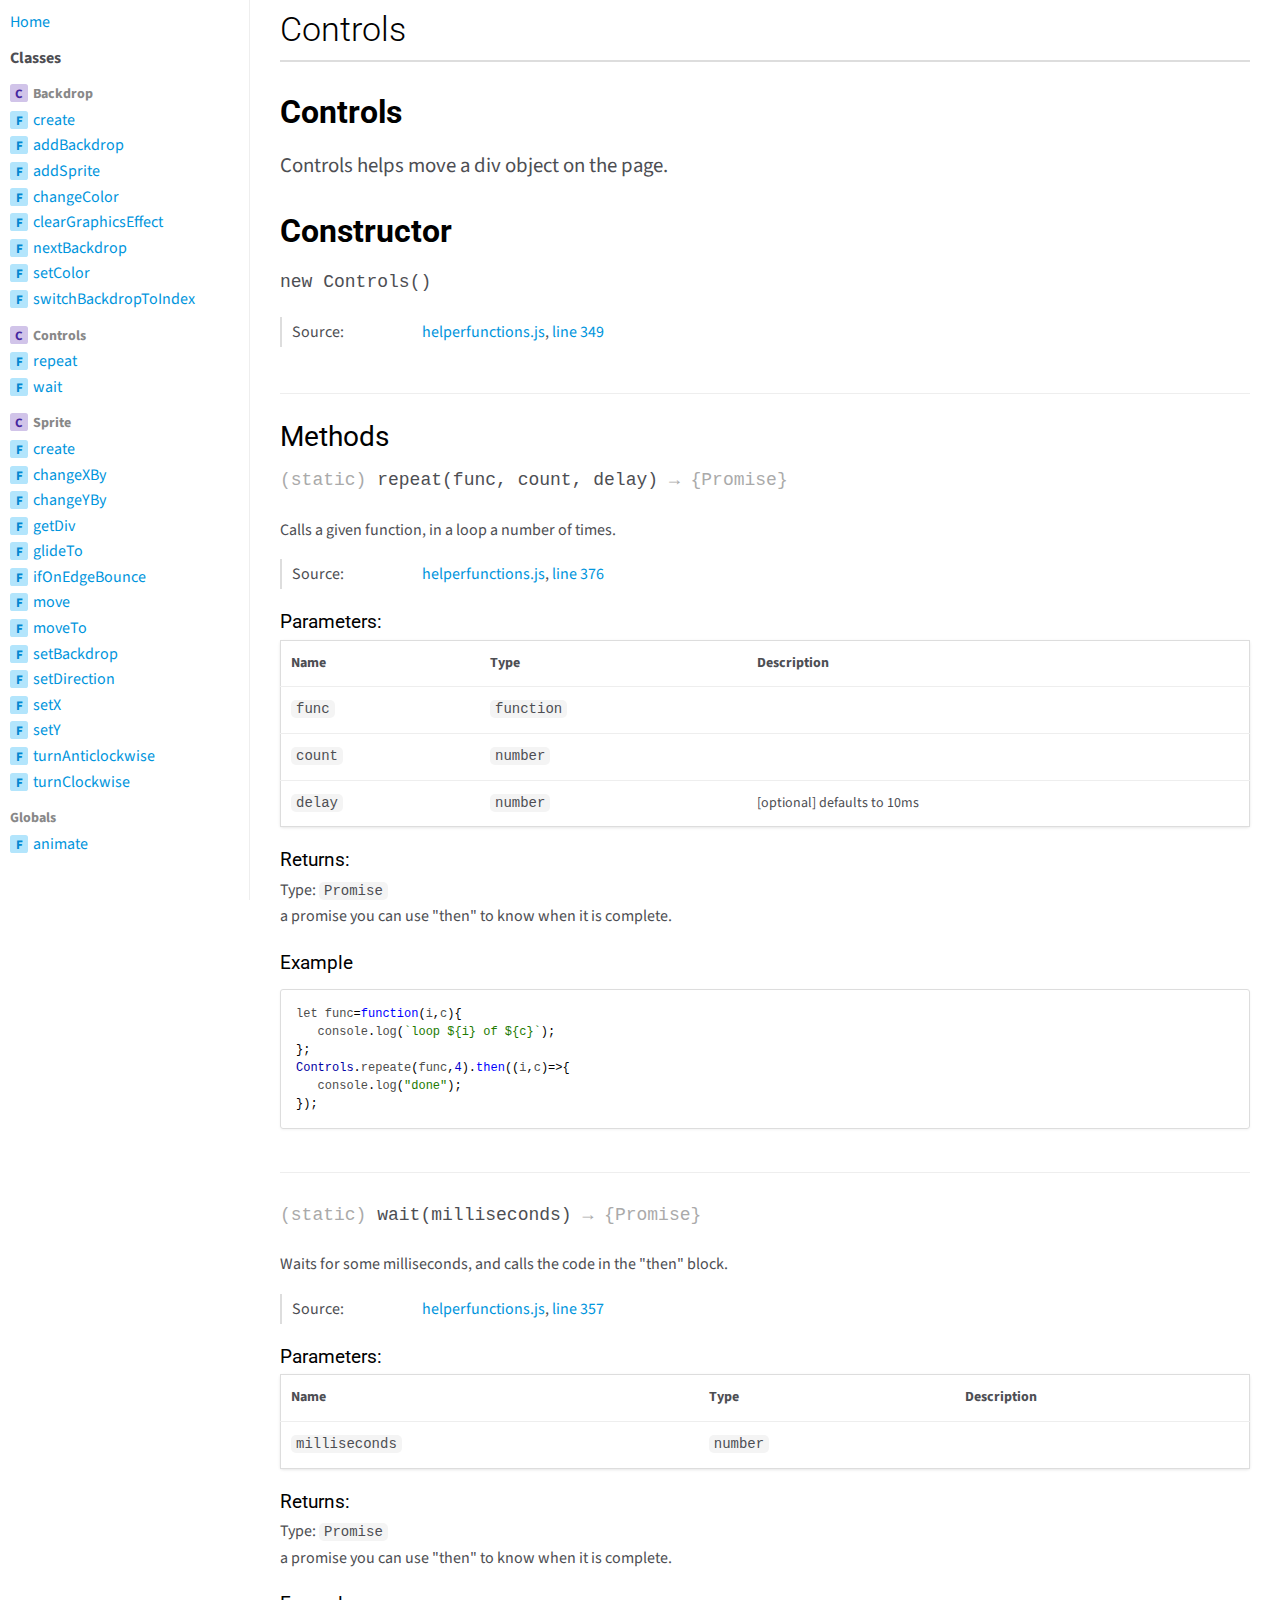
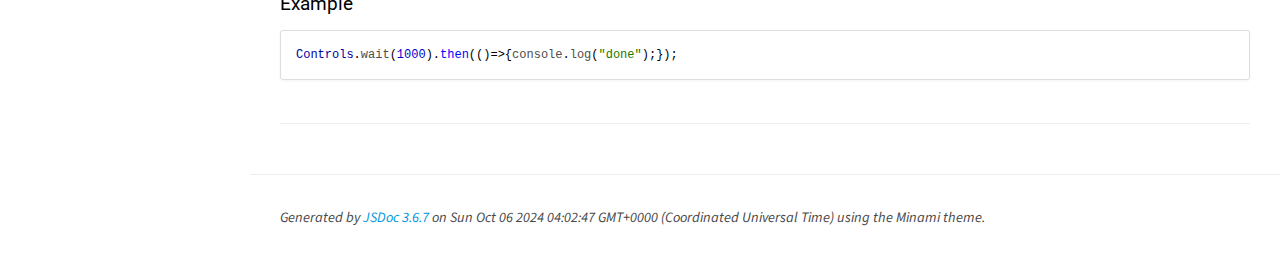
<file: docs/Controls.html>
<!DOCTYPE html>
<html lang="en">
<head>
    <meta charset="utf-8">
    <meta name="viewport" content="width=device-width,initial-scale=1">
    <title>Controls - Documentation</title>

    <script src="scripts/prettify/prettify.js"></script>
    <script src="scripts/prettify/lang-css.js"></script>
    <!--[if lt IE 9]>
      <script src="//html5shiv.googlecode.com/svn/trunk/html5.js"></script>
    <![endif]-->
    <link type="text/css" rel="stylesheet" href="https://code.ionicframework.com/ionicons/2.0.1/css/ionicons.min.css">
    <link type="text/css" rel="stylesheet" href="styles/prettify-tomorrow.css">
    <link type="text/css" rel="stylesheet" href="styles/jsdoc-default.css">
</head>
<body>

<input type="checkbox" id="nav-trigger" class="nav-trigger" />
<label for="nav-trigger" class="navicon-button x">
  <div class="navicon"></div>
</label>

<label for="nav-trigger" class="overlay"></label>

<nav>
    <li class="nav-link nav-home-link"><a href="index.html">Home</a></li><li class="nav-heading">Classes</li><li class="nav-heading"><span class="nav-item-type type-class">C</span><span class="nav-item-name"><a href="Backdrop.html">Backdrop</a></span></li><li class="nav-item"><span class="nav-item-type type-function">F</span><span class="nav-item-name"><a href="Backdrop.html#.create">create</a></span></li><li class="nav-item"><span class="nav-item-type type-function">F</span><span class="nav-item-name"><a href="Backdrop.html#addBackdrop">addBackdrop</a></span></li><li class="nav-item"><span class="nav-item-type type-function">F</span><span class="nav-item-name"><a href="Backdrop.html#addSprite">addSprite</a></span></li><li class="nav-item"><span class="nav-item-type type-function">F</span><span class="nav-item-name"><a href="Backdrop.html#changeColor">changeColor</a></span></li><li class="nav-item"><span class="nav-item-type type-function">F</span><span class="nav-item-name"><a href="Backdrop.html#clearGraphicsEffect">clearGraphicsEffect</a></span></li><li class="nav-item"><span class="nav-item-type type-function">F</span><span class="nav-item-name"><a href="Backdrop.html#nextBackdrop">nextBackdrop</a></span></li><li class="nav-item"><span class="nav-item-type type-function">F</span><span class="nav-item-name"><a href="Backdrop.html#setColor">setColor</a></span></li><li class="nav-item"><span class="nav-item-type type-function">F</span><span class="nav-item-name"><a href="Backdrop.html#switchBackdropToIndex">switchBackdropToIndex</a></span></li><li class="nav-heading"><span class="nav-item-type type-class">C</span><span class="nav-item-name"><a href="Controls.html">Controls</a></span></li><li class="nav-item"><span class="nav-item-type type-function">F</span><span class="nav-item-name"><a href="Controls.html#.repeat">repeat</a></span></li><li class="nav-item"><span class="nav-item-type type-function">F</span><span class="nav-item-name"><a href="Controls.html#.wait">wait</a></span></li><li class="nav-heading"><span class="nav-item-type type-class">C</span><span class="nav-item-name"><a href="Sprite.html">Sprite</a></span></li><li class="nav-item"><span class="nav-item-type type-function">F</span><span class="nav-item-name"><a href="Sprite.html#.create">create</a></span></li><li class="nav-item"><span class="nav-item-type type-function">F</span><span class="nav-item-name"><a href="Sprite.html#changeXBy">changeXBy</a></span></li><li class="nav-item"><span class="nav-item-type type-function">F</span><span class="nav-item-name"><a href="Sprite.html#changeYBy">changeYBy</a></span></li><li class="nav-item"><span class="nav-item-type type-function">F</span><span class="nav-item-name"><a href="Sprite.html#getDiv">getDiv</a></span></li><li class="nav-item"><span class="nav-item-type type-function">F</span><span class="nav-item-name"><a href="Sprite.html#glideTo">glideTo</a></span></li><li class="nav-item"><span class="nav-item-type type-function">F</span><span class="nav-item-name"><a href="Sprite.html#ifOnEdgeBounce">ifOnEdgeBounce</a></span></li><li class="nav-item"><span class="nav-item-type type-function">F</span><span class="nav-item-name"><a href="Sprite.html#move">move</a></span></li><li class="nav-item"><span class="nav-item-type type-function">F</span><span class="nav-item-name"><a href="Sprite.html#moveTo">moveTo</a></span></li><li class="nav-item"><span class="nav-item-type type-function">F</span><span class="nav-item-name"><a href="Sprite.html#setBackdrop">setBackdrop</a></span></li><li class="nav-item"><span class="nav-item-type type-function">F</span><span class="nav-item-name"><a href="Sprite.html#setDirection">setDirection</a></span></li><li class="nav-item"><span class="nav-item-type type-function">F</span><span class="nav-item-name"><a href="Sprite.html#setX">setX</a></span></li><li class="nav-item"><span class="nav-item-type type-function">F</span><span class="nav-item-name"><a href="Sprite.html#setY">setY</a></span></li><li class="nav-item"><span class="nav-item-type type-function">F</span><span class="nav-item-name"><a href="Sprite.html#turnAnticlockwise">turnAnticlockwise</a></span></li><li class="nav-item"><span class="nav-item-type type-function">F</span><span class="nav-item-name"><a href="Sprite.html#turnClockwise">turnClockwise</a></span></li><li class="nav-heading"><a href="global.html">Globals</a></li><li class="nav-item"><span class="nav-item-type type-function">F</span><span class="nav-item-name"><a href="global.html#animate">animate</a></span></li>
</nav>

<div id="main">
    
    <h1 class="page-title">Controls</h1>
    

    




<section>

<header>
    
        <h2>
        Controls
        </h2>
        
            <div class="class-description">Controls helps move a div object on the page.</div>
        
    
</header>

<article>
    <div class="container-overview">
    
        
<div class="section-method">

    
    <h2>Constructor</h2>
    

    <h4 class="name" id="Controls"><span class="type-signature"></span>new Controls<span class="signature">()</span><span class="type-signature"></span></h4>

    







<dl class="details">

    

    

    

    

    

    

    

    

    

    

    

    

    
    <dt class="tag-source">Source:</dt>
    <dd class="tag-source"><ul class="dummy"><li>
        <a href="helperfunctions.js.html">helperfunctions.js</a>, <a href="helperfunctions.js.html#line349">line 349</a>
    </li></ul></dd>
    

    

    

    
</dl>























</div>
    
    </div>

    

    

    

     

    

    

    
        <h3 class="subsection-title">Methods</h3>

        
            
<div class="section-method">

    

    <h4 class="name" id=".repeat"><span class="type-signature">(static) </span>repeat<span class="signature">(func, count, delay)</span><span class="type-signature"> &rarr; {Promise}</span></h4>

    



<div class="description">
    Calls a given function, in a loop a number of times.
</div>





<dl class="details">

    

    

    

    

    

    

    

    

    

    

    

    

    
    <dt class="tag-source">Source:</dt>
    <dd class="tag-source"><ul class="dummy"><li>
        <a href="helperfunctions.js.html">helperfunctions.js</a>, <a href="helperfunctions.js.html#line376">line 376</a>
    </li></ul></dd>
    

    

    

    
</dl>









    <h5>Parameters:</h5>
    

<table class="params">
    <thead>
    <tr>
        
        <th>Name</th>
        

        <th>Type</th>

        

        

        <th class="last">Description</th>
    </tr>
    </thead>

    <tbody>
    

        <tr>
            
                <td class="name"><code>func</code></td>
            

            <td class="type">
            
                
<span class="param-type"><code>function</code></span>


            
            </td>

            

            

            <td class="description last">
                
                
            </td>
        </tr>

    

        <tr>
            
                <td class="name"><code>count</code></td>
            

            <td class="type">
            
                
<span class="param-type"><code>number</code></span>


            
            </td>

            

            

            <td class="description last">
                
                
            </td>
        </tr>

    

        <tr>
            
                <td class="name"><code>delay</code></td>
            

            <td class="type">
            
                
<span class="param-type"><code>number</code></span>


            
            </td>

            

            

            <td class="description last">
                [optional] defaults to 10ms
                
            </td>
        </tr>

    
    </tbody>
</table>














<div class="section-returns">
<h5>Returns:</h5>

        

<dl class="param-type">
    <dt>
        Type:
    </dt>
    <dd>
        
<span class="param-type"><code>Promise</code></span>


    </dd>
</dl>


<div class="param-desc">
    a promise you can use "then" to know when it is complete.
</div>

    
</div>



<div class="section-examples">
<h5>Example</h5>

    <pre class="prettyprint"><code>let func=function(i,c){
   console.log(`loop ${i} of ${c}`);
};
Controls.repeate(func,4).then((i,c)=>{
   console.log("done");
});</code></pre>

</div>

</div>
        
            
<div class="section-method">

    

    <h4 class="name" id=".wait"><span class="type-signature">(static) </span>wait<span class="signature">(milliseconds)</span><span class="type-signature"> &rarr; {Promise}</span></h4>

    



<div class="description">
    Waits for some milliseconds, and calls the code in the "then" block.
</div>





<dl class="details">

    

    

    

    

    

    

    

    

    

    

    

    

    
    <dt class="tag-source">Source:</dt>
    <dd class="tag-source"><ul class="dummy"><li>
        <a href="helperfunctions.js.html">helperfunctions.js</a>, <a href="helperfunctions.js.html#line357">line 357</a>
    </li></ul></dd>
    

    

    

    
</dl>









    <h5>Parameters:</h5>
    

<table class="params">
    <thead>
    <tr>
        
        <th>Name</th>
        

        <th>Type</th>

        

        

        <th class="last">Description</th>
    </tr>
    </thead>

    <tbody>
    

        <tr>
            
                <td class="name"><code>milliseconds</code></td>
            

            <td class="type">
            
                
<span class="param-type"><code>number</code></span>


            
            </td>

            

            

            <td class="description last">
                
                
            </td>
        </tr>

    
    </tbody>
</table>














<div class="section-returns">
<h5>Returns:</h5>

        

<dl class="param-type">
    <dt>
        Type:
    </dt>
    <dd>
        
<span class="param-type"><code>Promise</code></span>


    </dd>
</dl>


<div class="param-desc">
    a promise you can use "then" to know when it is complete.
</div>

    
</div>



<div class="section-examples">
<h5>Example</h5>

    <pre class="prettyprint"><code>Controls.wait(1000).then(()=>{console.log("done");});</code></pre>

</div>

</div>
        
    

    

    
</article>

</section>




</div>

<br class="clear">

<footer>
    Generated by <a href="https://github.com/jsdoc3/jsdoc">JSDoc 3.6.7</a> on Sun Oct 06 2024 04:02:47 GMT+0000 (Coordinated Universal Time) using the Minami theme.
</footer>

<script>prettyPrint();</script>
<script src="scripts/linenumber.js"></script>
</body>
</html>
</file>
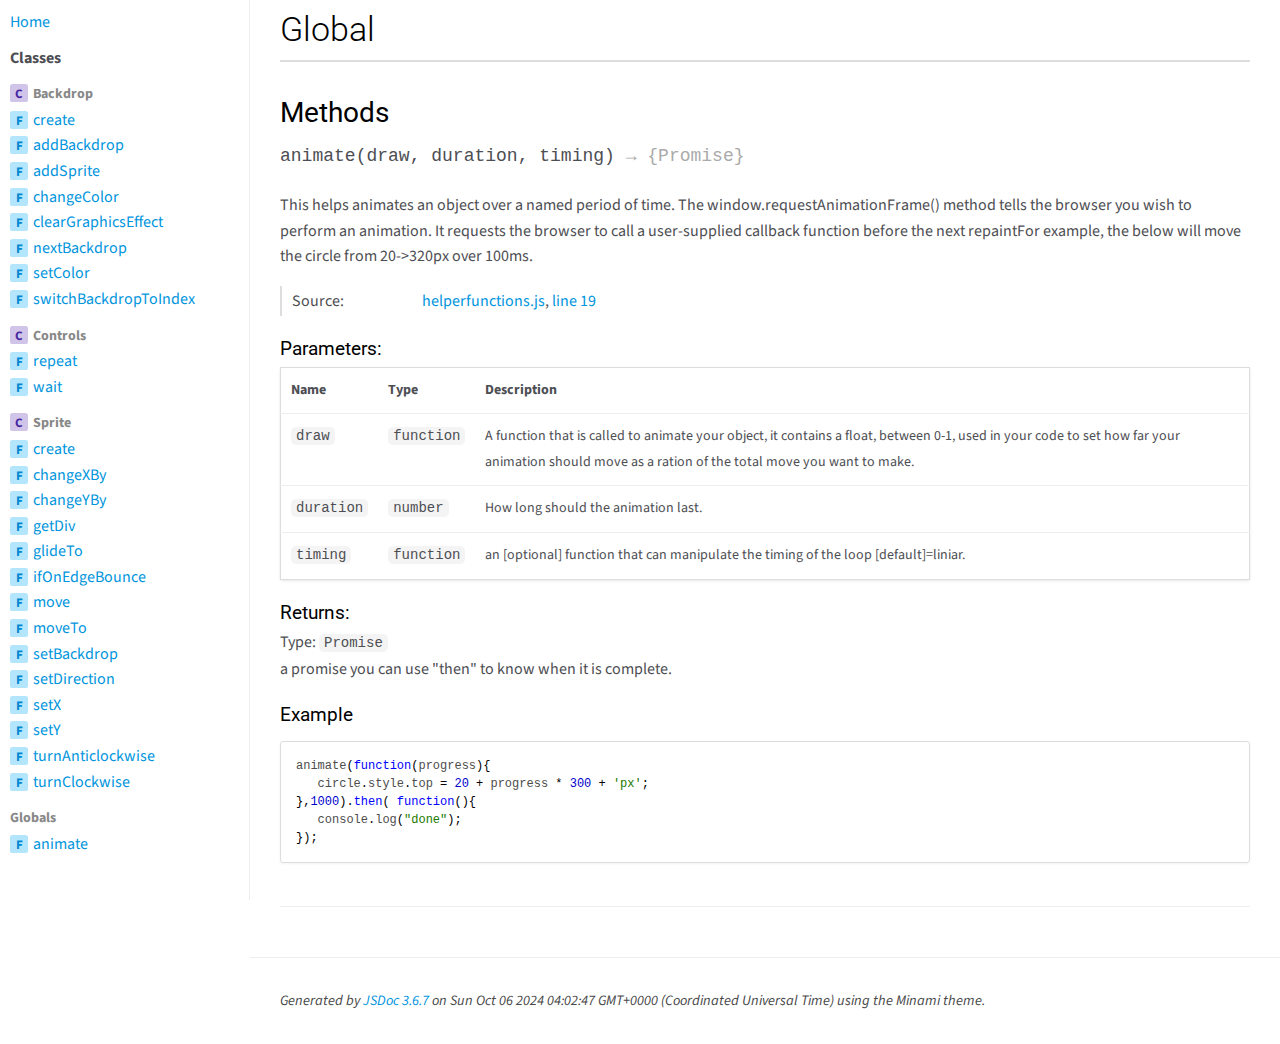
<file: docs/global.html>
<!DOCTYPE html>
<html lang="en">
<head>
    <meta charset="utf-8">
    <meta name="viewport" content="width=device-width,initial-scale=1">
    <title>Global - Documentation</title>

    <script src="scripts/prettify/prettify.js"></script>
    <script src="scripts/prettify/lang-css.js"></script>
    <!--[if lt IE 9]>
      <script src="//html5shiv.googlecode.com/svn/trunk/html5.js"></script>
    <![endif]-->
    <link type="text/css" rel="stylesheet" href="https://code.ionicframework.com/ionicons/2.0.1/css/ionicons.min.css">
    <link type="text/css" rel="stylesheet" href="styles/prettify-tomorrow.css">
    <link type="text/css" rel="stylesheet" href="styles/jsdoc-default.css">
</head>
<body>

<input type="checkbox" id="nav-trigger" class="nav-trigger" />
<label for="nav-trigger" class="navicon-button x">
  <div class="navicon"></div>
</label>

<label for="nav-trigger" class="overlay"></label>

<nav>
    <li class="nav-link nav-home-link"><a href="index.html">Home</a></li><li class="nav-heading">Classes</li><li class="nav-heading"><span class="nav-item-type type-class">C</span><span class="nav-item-name"><a href="Backdrop.html">Backdrop</a></span></li><li class="nav-item"><span class="nav-item-type type-function">F</span><span class="nav-item-name"><a href="Backdrop.html#.create">create</a></span></li><li class="nav-item"><span class="nav-item-type type-function">F</span><span class="nav-item-name"><a href="Backdrop.html#addBackdrop">addBackdrop</a></span></li><li class="nav-item"><span class="nav-item-type type-function">F</span><span class="nav-item-name"><a href="Backdrop.html#addSprite">addSprite</a></span></li><li class="nav-item"><span class="nav-item-type type-function">F</span><span class="nav-item-name"><a href="Backdrop.html#changeColor">changeColor</a></span></li><li class="nav-item"><span class="nav-item-type type-function">F</span><span class="nav-item-name"><a href="Backdrop.html#clearGraphicsEffect">clearGraphicsEffect</a></span></li><li class="nav-item"><span class="nav-item-type type-function">F</span><span class="nav-item-name"><a href="Backdrop.html#nextBackdrop">nextBackdrop</a></span></li><li class="nav-item"><span class="nav-item-type type-function">F</span><span class="nav-item-name"><a href="Backdrop.html#setColor">setColor</a></span></li><li class="nav-item"><span class="nav-item-type type-function">F</span><span class="nav-item-name"><a href="Backdrop.html#switchBackdropToIndex">switchBackdropToIndex</a></span></li><li class="nav-heading"><span class="nav-item-type type-class">C</span><span class="nav-item-name"><a href="Controls.html">Controls</a></span></li><li class="nav-item"><span class="nav-item-type type-function">F</span><span class="nav-item-name"><a href="Controls.html#.repeat">repeat</a></span></li><li class="nav-item"><span class="nav-item-type type-function">F</span><span class="nav-item-name"><a href="Controls.html#.wait">wait</a></span></li><li class="nav-heading"><span class="nav-item-type type-class">C</span><span class="nav-item-name"><a href="Sprite.html">Sprite</a></span></li><li class="nav-item"><span class="nav-item-type type-function">F</span><span class="nav-item-name"><a href="Sprite.html#.create">create</a></span></li><li class="nav-item"><span class="nav-item-type type-function">F</span><span class="nav-item-name"><a href="Sprite.html#changeXBy">changeXBy</a></span></li><li class="nav-item"><span class="nav-item-type type-function">F</span><span class="nav-item-name"><a href="Sprite.html#changeYBy">changeYBy</a></span></li><li class="nav-item"><span class="nav-item-type type-function">F</span><span class="nav-item-name"><a href="Sprite.html#getDiv">getDiv</a></span></li><li class="nav-item"><span class="nav-item-type type-function">F</span><span class="nav-item-name"><a href="Sprite.html#glideTo">glideTo</a></span></li><li class="nav-item"><span class="nav-item-type type-function">F</span><span class="nav-item-name"><a href="Sprite.html#ifOnEdgeBounce">ifOnEdgeBounce</a></span></li><li class="nav-item"><span class="nav-item-type type-function">F</span><span class="nav-item-name"><a href="Sprite.html#move">move</a></span></li><li class="nav-item"><span class="nav-item-type type-function">F</span><span class="nav-item-name"><a href="Sprite.html#moveTo">moveTo</a></span></li><li class="nav-item"><span class="nav-item-type type-function">F</span><span class="nav-item-name"><a href="Sprite.html#setBackdrop">setBackdrop</a></span></li><li class="nav-item"><span class="nav-item-type type-function">F</span><span class="nav-item-name"><a href="Sprite.html#setDirection">setDirection</a></span></li><li class="nav-item"><span class="nav-item-type type-function">F</span><span class="nav-item-name"><a href="Sprite.html#setX">setX</a></span></li><li class="nav-item"><span class="nav-item-type type-function">F</span><span class="nav-item-name"><a href="Sprite.html#setY">setY</a></span></li><li class="nav-item"><span class="nav-item-type type-function">F</span><span class="nav-item-name"><a href="Sprite.html#turnAnticlockwise">turnAnticlockwise</a></span></li><li class="nav-item"><span class="nav-item-type type-function">F</span><span class="nav-item-name"><a href="Sprite.html#turnClockwise">turnClockwise</a></span></li><li class="nav-heading"><a href="global.html">Globals</a></li><li class="nav-item"><span class="nav-item-type type-function">F</span><span class="nav-item-name"><a href="global.html#animate">animate</a></span></li>
</nav>

<div id="main">
    
    <h1 class="page-title">Global</h1>
    

    




<section>

<header>
    
        <h2>
        
        </h2>
        
    
</header>

<article>
    <div class="container-overview">
    
        

        


<dl class="details">

    

    

    

    

    

    

    

    

    

    

    

    

    

    

    

    
</dl>


        
    
    </div>

    

    

    

     

    

    

    
        <h3 class="subsection-title">Methods</h3>

        
            
<div class="section-method">

    

    <h4 class="name" id="animate"><span class="type-signature"></span>animate<span class="signature">(draw, duration, timing)</span><span class="type-signature"> &rarr; {Promise}</span></h4>

    



<div class="description">
    This helps animates an object over a named period of time. The window.requestAnimationFrame() method tells the 
browser you wish to perform an animation. It requests the browser to call a user-supplied callback function 
before the next repaintFor example, the below will move the circle from 20->320px over 100ms.
</div>





<dl class="details">

    

    

    

    

    

    

    

    

    

    

    

    

    
    <dt class="tag-source">Source:</dt>
    <dd class="tag-source"><ul class="dummy"><li>
        <a href="helperfunctions.js.html">helperfunctions.js</a>, <a href="helperfunctions.js.html#line19">line 19</a>
    </li></ul></dd>
    

    

    

    
</dl>









    <h5>Parameters:</h5>
    

<table class="params">
    <thead>
    <tr>
        
        <th>Name</th>
        

        <th>Type</th>

        

        

        <th class="last">Description</th>
    </tr>
    </thead>

    <tbody>
    

        <tr>
            
                <td class="name"><code>draw</code></td>
            

            <td class="type">
            
                
<span class="param-type"><code>function</code></span>


            
            </td>

            

            

            <td class="description last">
                A function that is called to animate your object, it contains a float, between 0-1, 
                    used in your code to set how far your animation should move as a ration of the total move
                    you want to make.
                
            </td>
        </tr>

    

        <tr>
            
                <td class="name"><code>duration</code></td>
            

            <td class="type">
            
                
<span class="param-type"><code>number</code></span>


            
            </td>

            

            

            <td class="description last">
                How long should the animation last.
                
            </td>
        </tr>

    

        <tr>
            
                <td class="name"><code>timing</code></td>
            

            <td class="type">
            
                
<span class="param-type"><code>function</code></span>


            
            </td>

            

            

            <td class="description last">
                an [optional] function that can manipulate the timing of the loop [default]=liniar.
                
            </td>
        </tr>

    
    </tbody>
</table>














<div class="section-returns">
<h5>Returns:</h5>

        

<dl class="param-type">
    <dt>
        Type:
    </dt>
    <dd>
        
<span class="param-type"><code>Promise</code></span>


    </dd>
</dl>


<div class="param-desc">
    a promise you can use "then" to know when it is complete.
</div>

    
</div>



<div class="section-examples">
<h5>Example</h5>

    <pre class="prettyprint"><code>animate(function(progress){ 
   circle.style.top = 20 + progress * 300 + 'px';
},1000).then( function(){
   console.log("done");
});</code></pre>

</div>

</div>
        
    

    

    
</article>

</section>




</div>

<br class="clear">

<footer>
    Generated by <a href="https://github.com/jsdoc3/jsdoc">JSDoc 3.6.7</a> on Sun Oct 06 2024 04:02:47 GMT+0000 (Coordinated Universal Time) using the Minami theme.
</footer>

<script>prettyPrint();</script>
<script src="scripts/linenumber.js"></script>
</body>
</html>
</file>
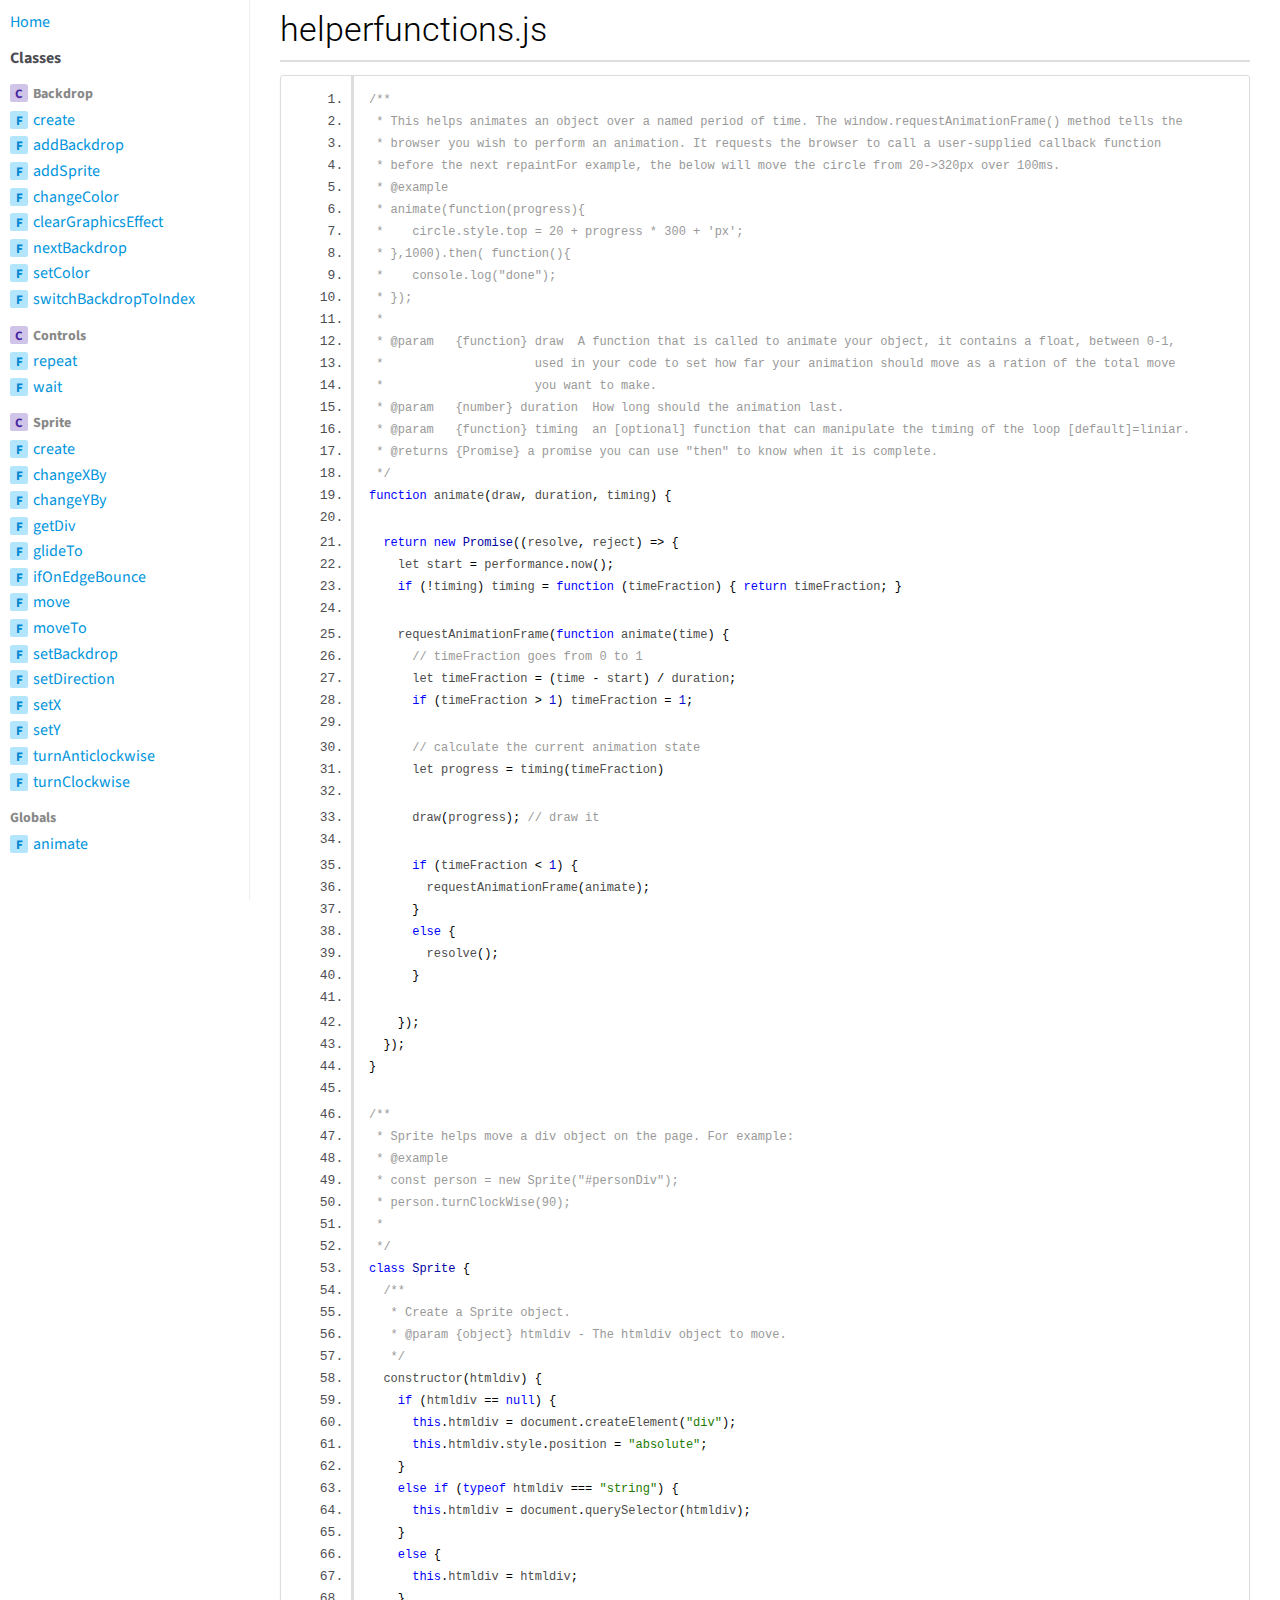
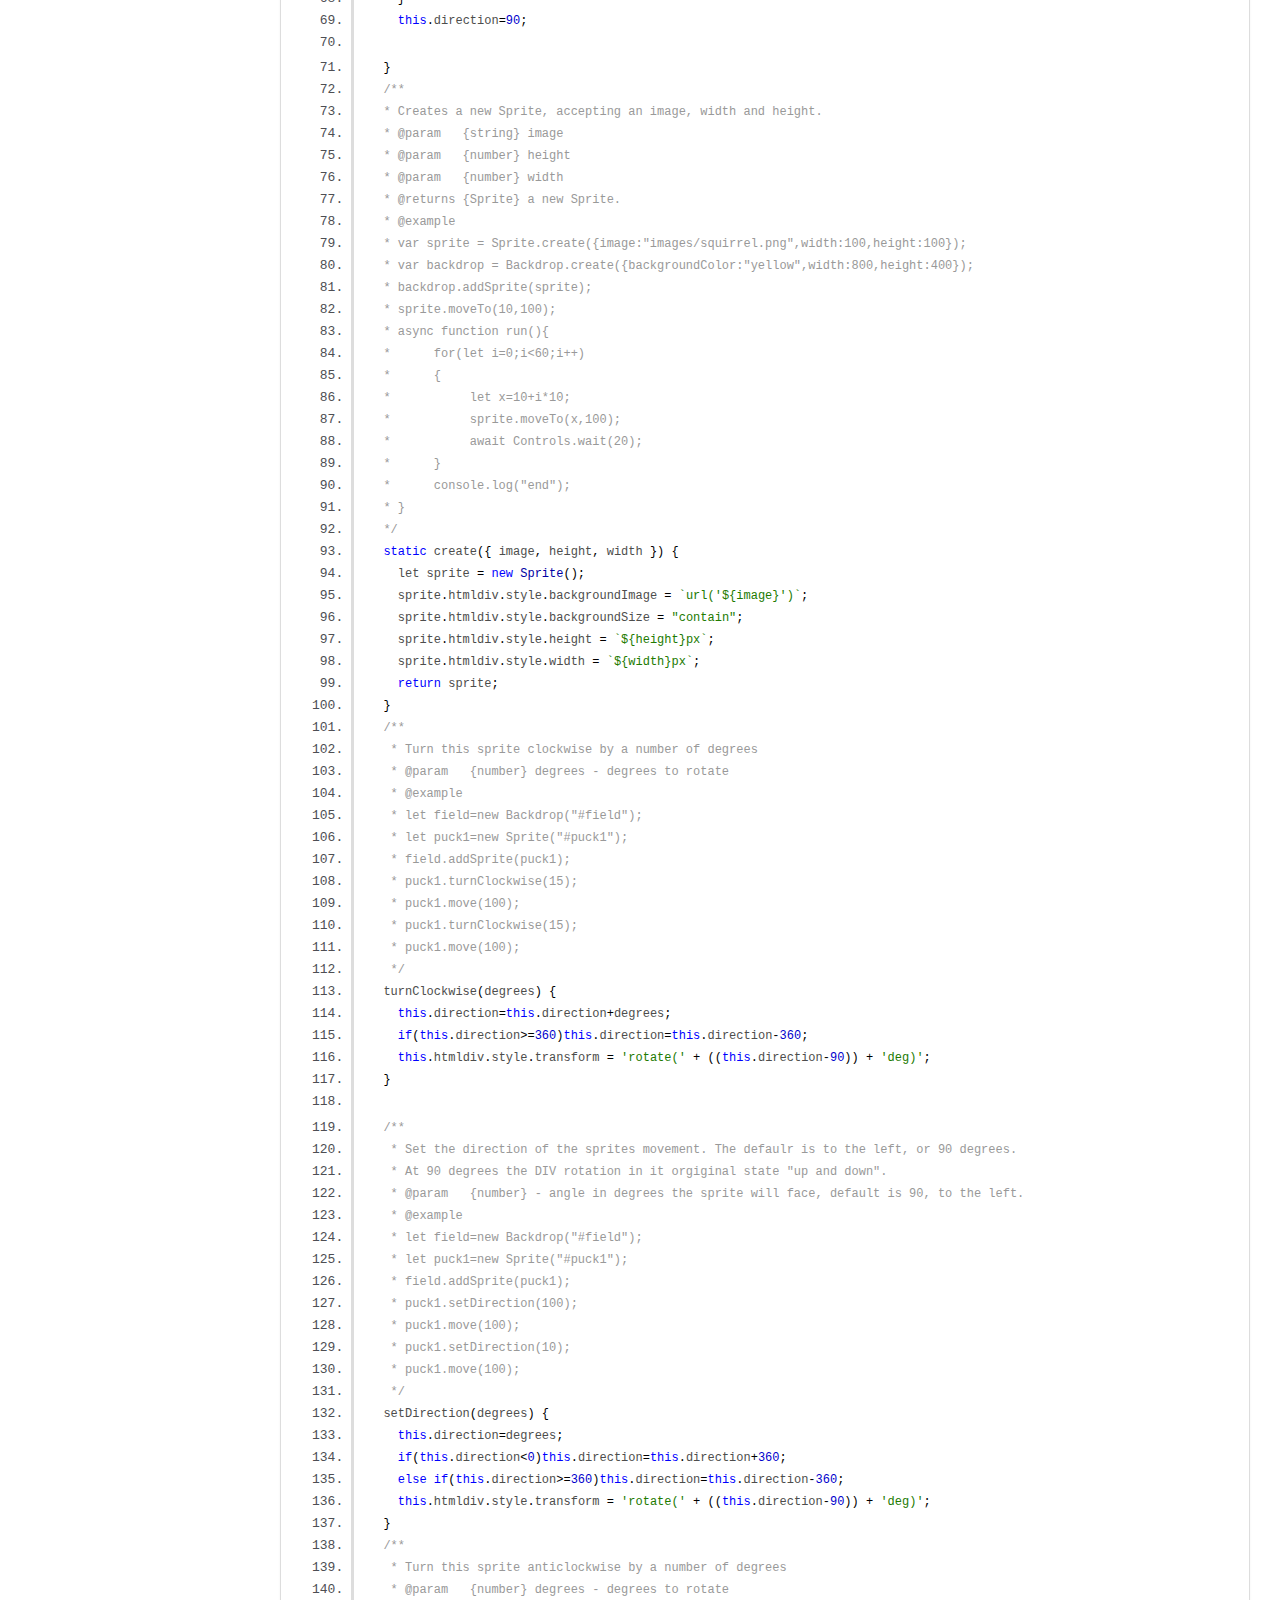
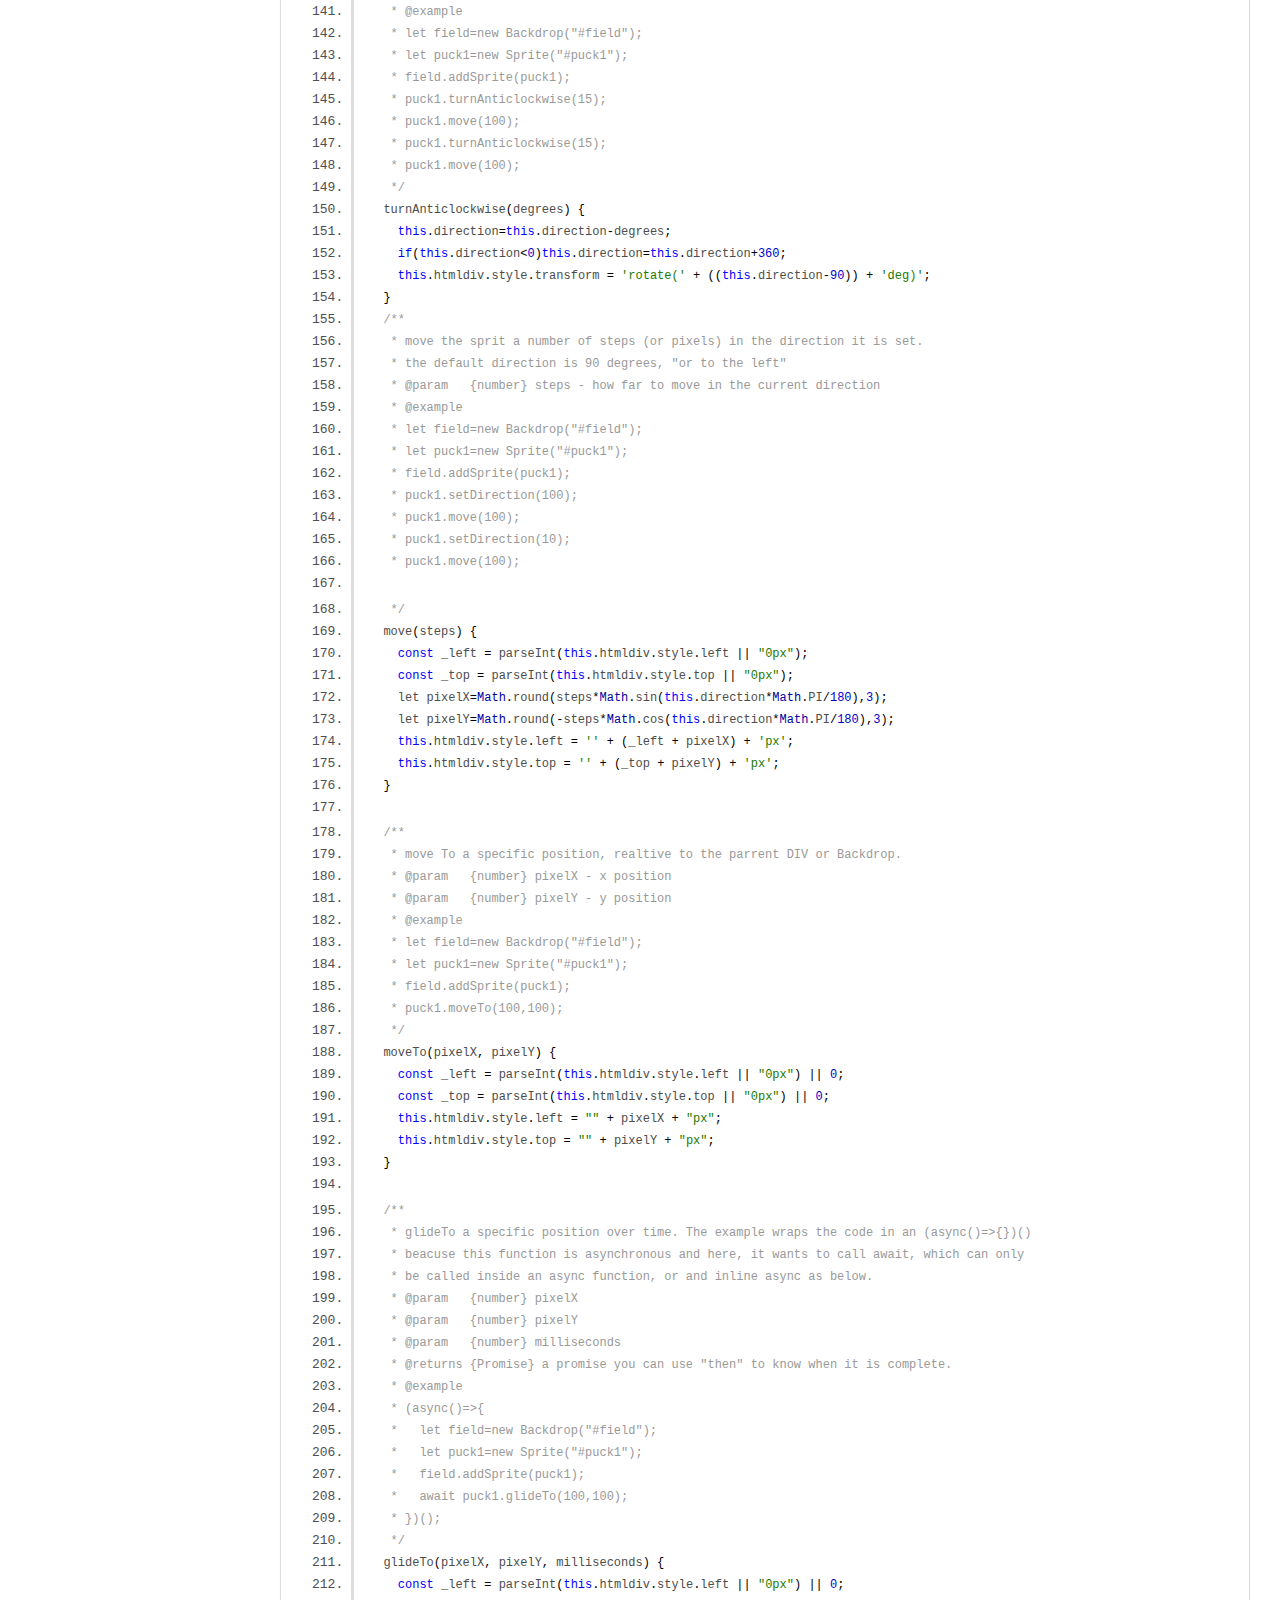
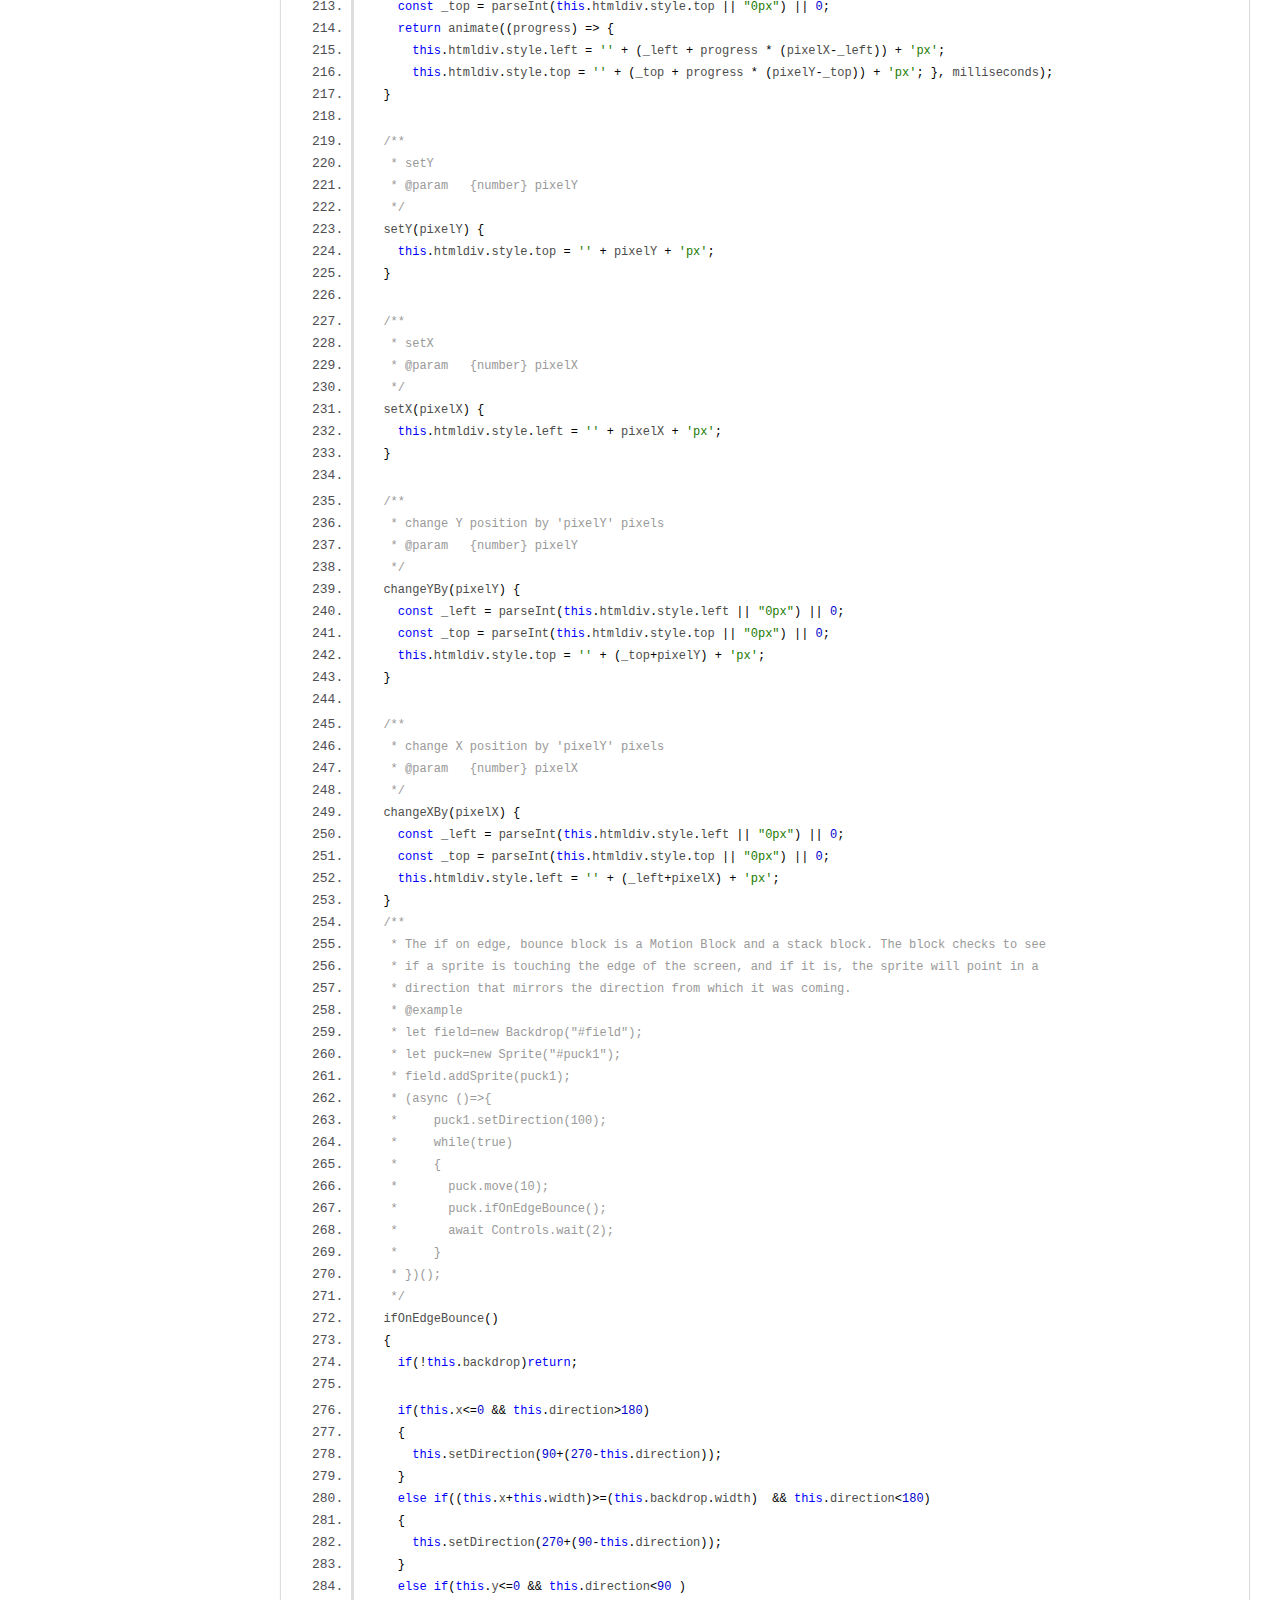
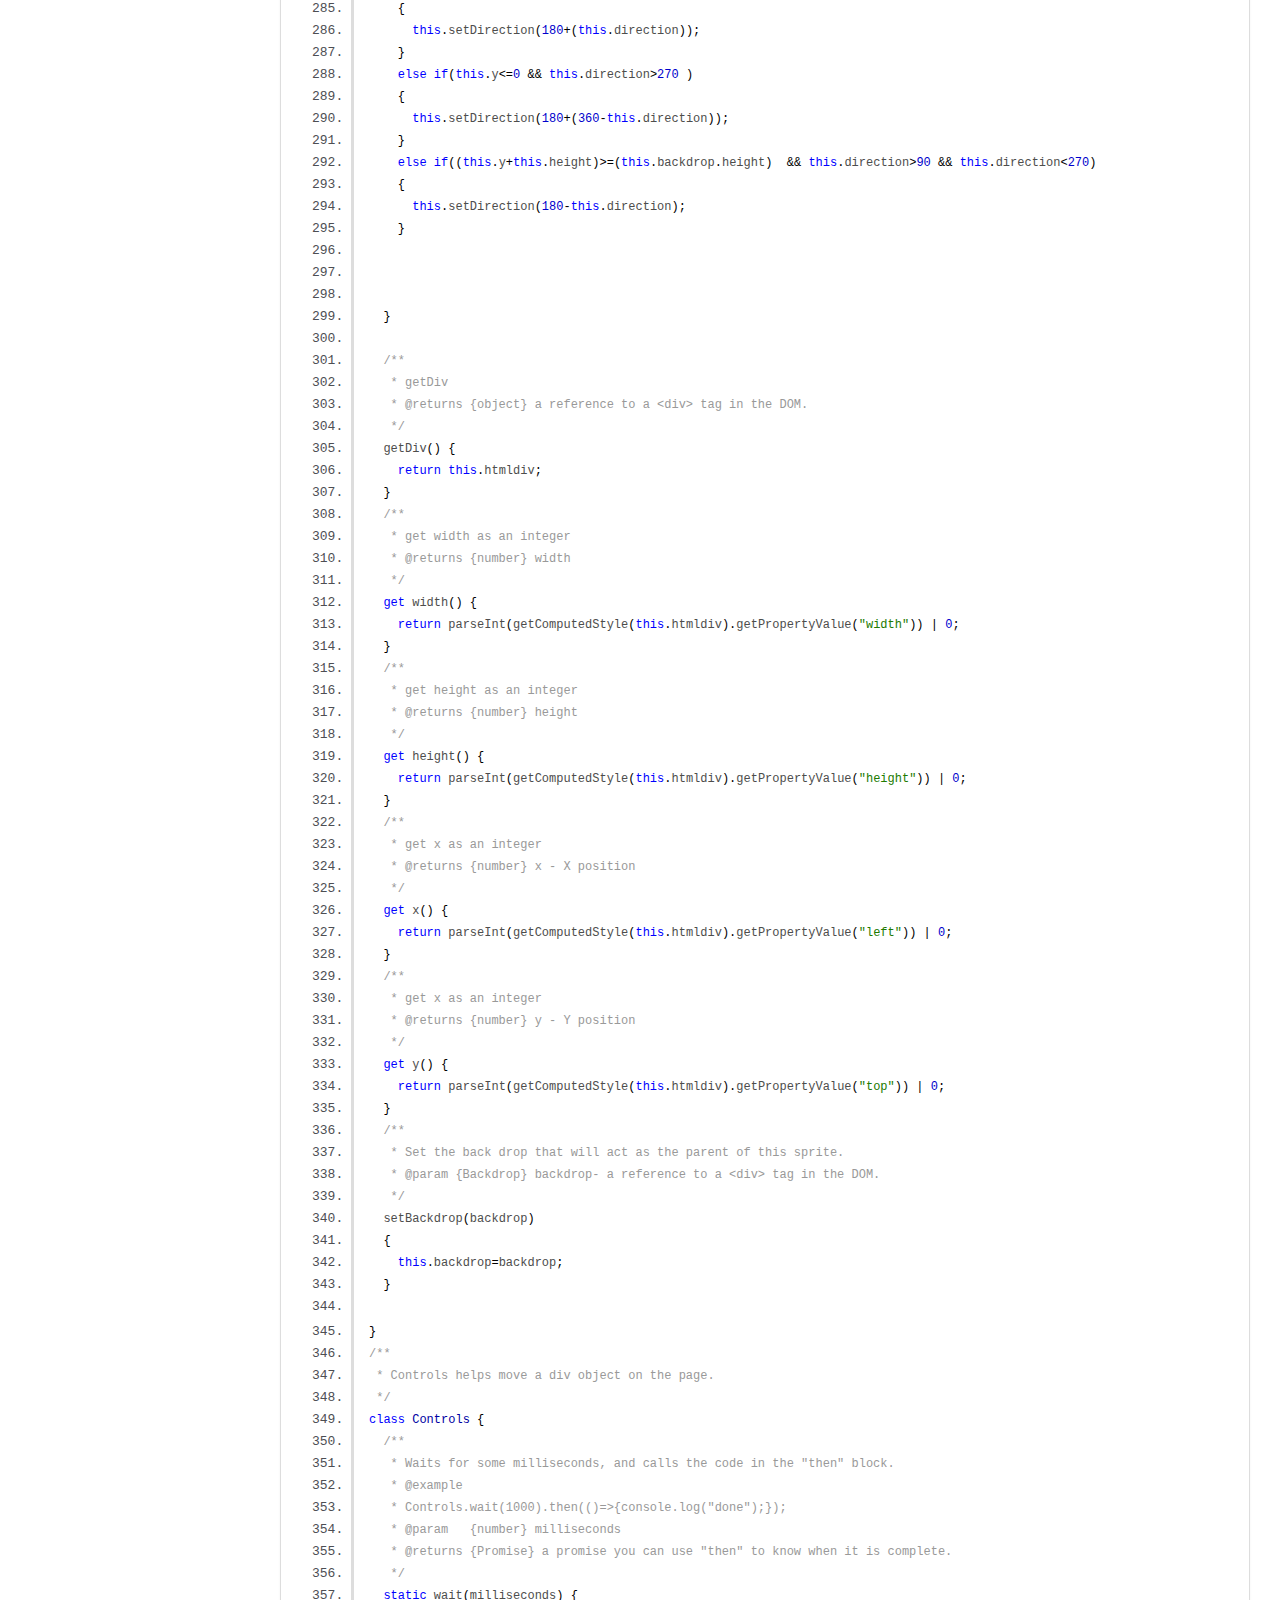
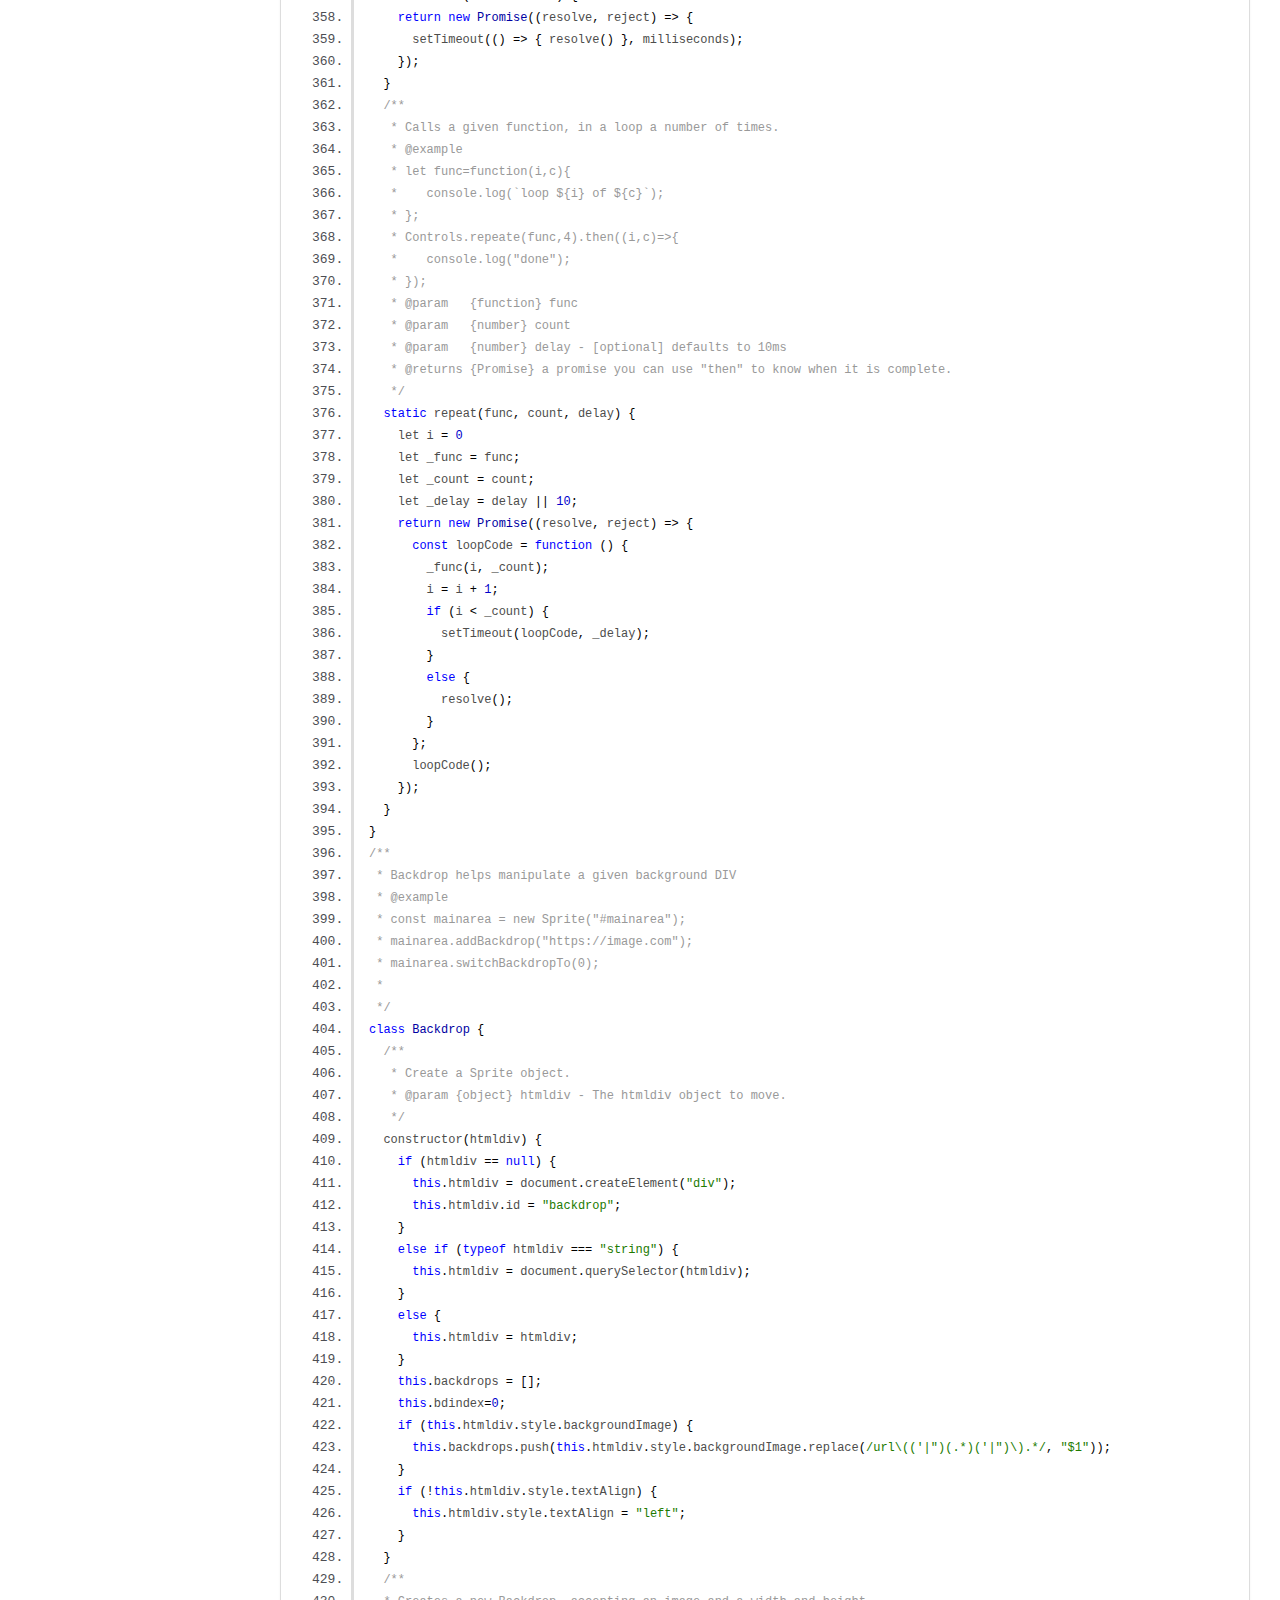
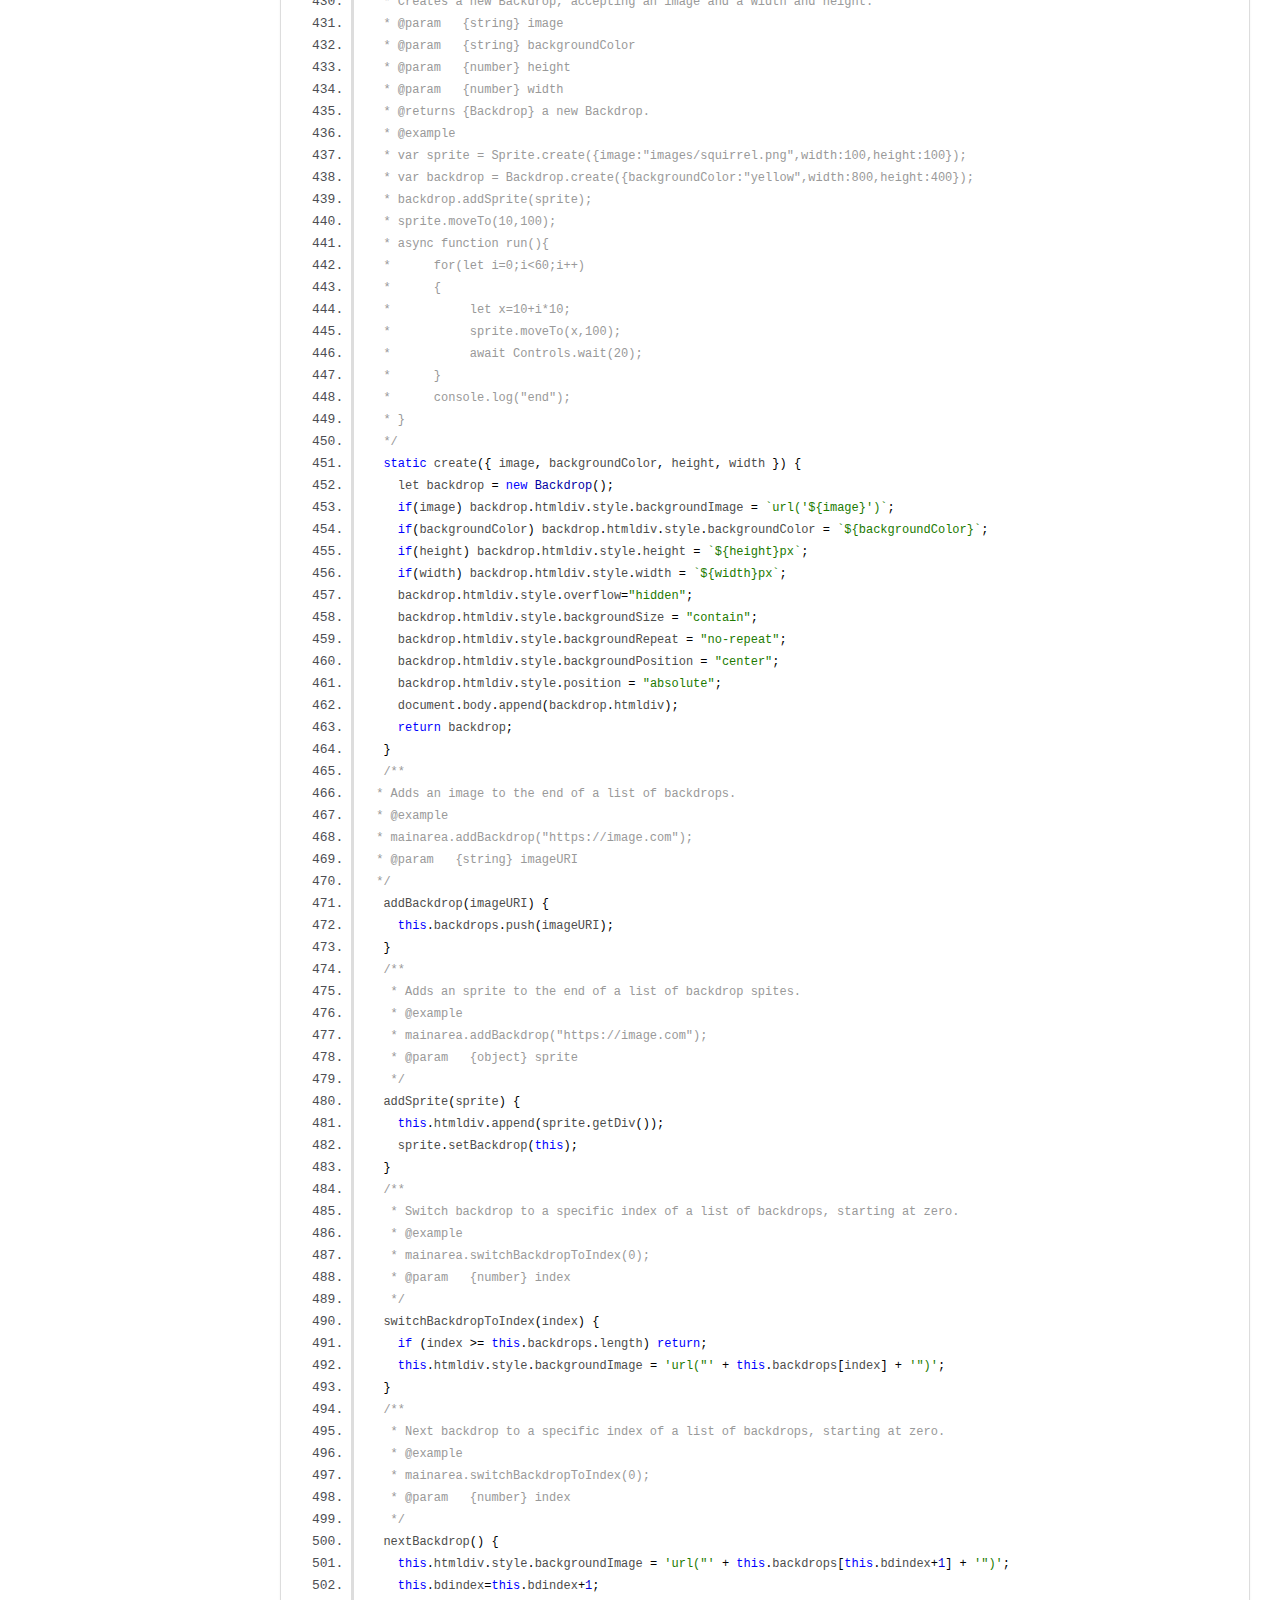
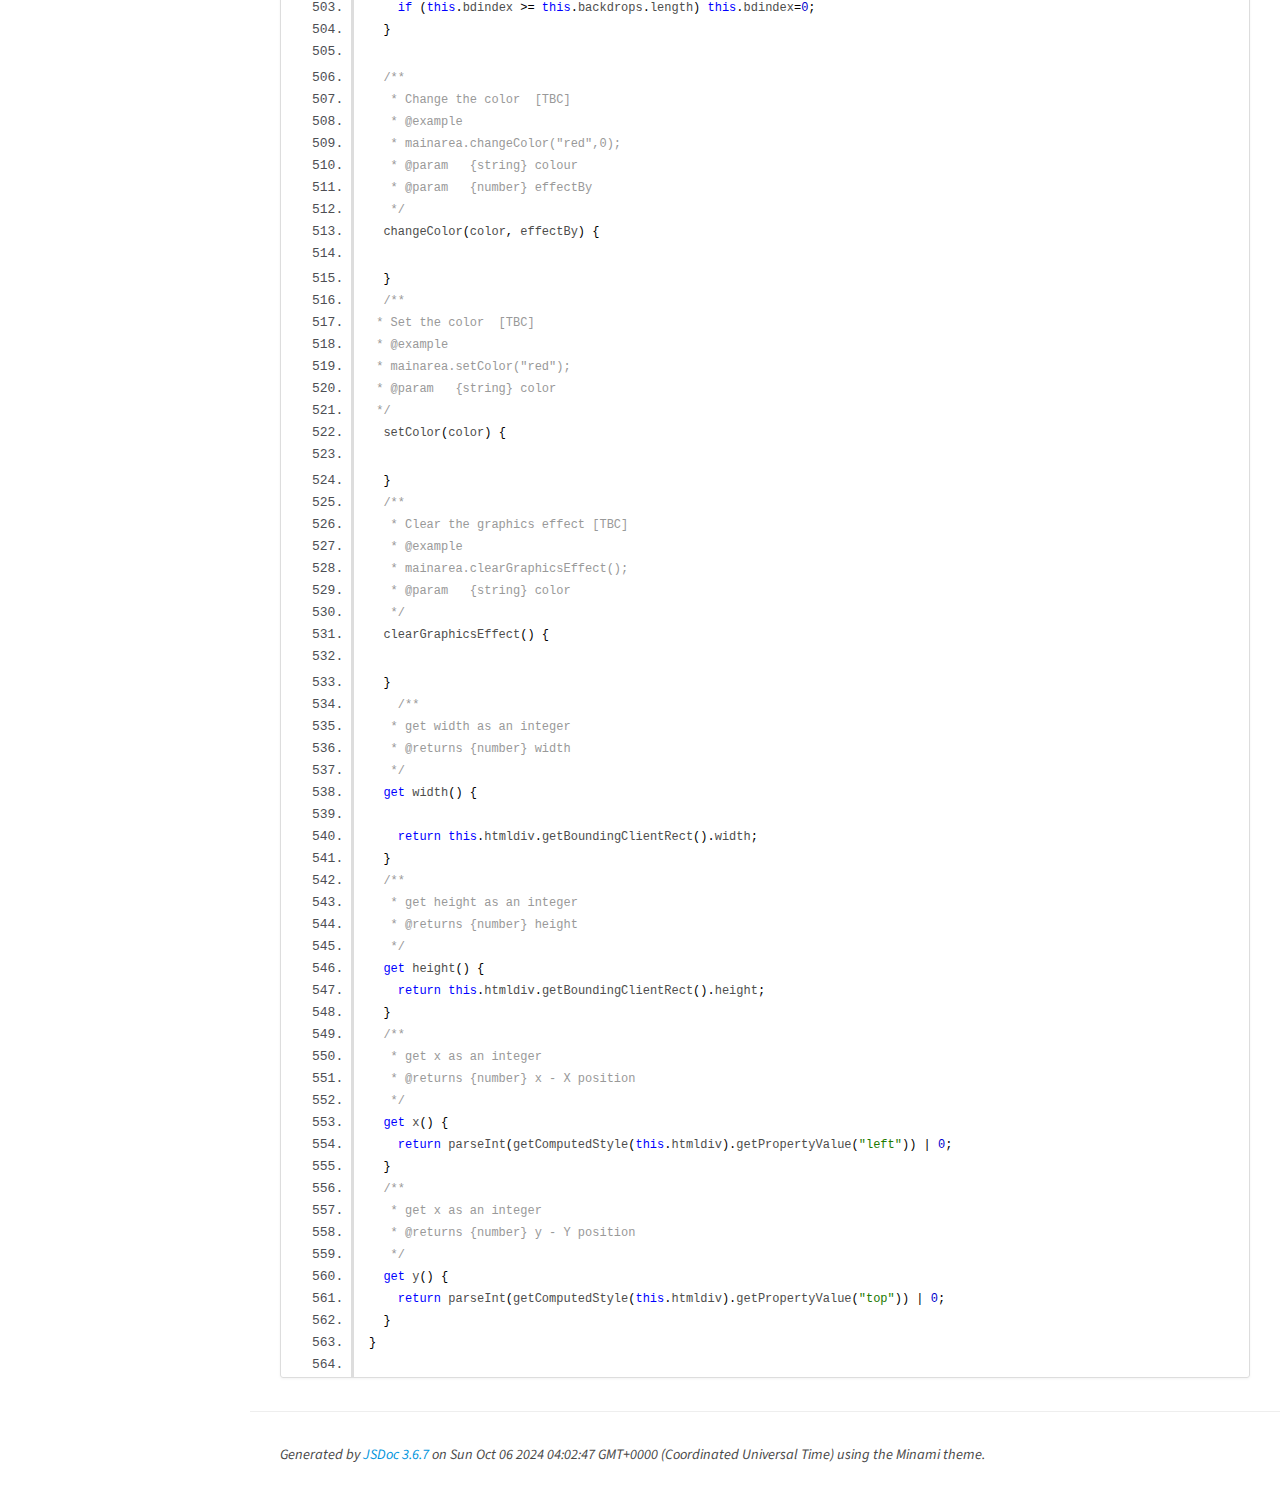
<file: docs/helperfunctions.js.html>
<!DOCTYPE html>
<html lang="en">
<head>
    <meta charset="utf-8">
    <meta name="viewport" content="width=device-width,initial-scale=1">
    <title>helperfunctions.js - Documentation</title>

    <script src="scripts/prettify/prettify.js"></script>
    <script src="scripts/prettify/lang-css.js"></script>
    <!--[if lt IE 9]>
      <script src="//html5shiv.googlecode.com/svn/trunk/html5.js"></script>
    <![endif]-->
    <link type="text/css" rel="stylesheet" href="https://code.ionicframework.com/ionicons/2.0.1/css/ionicons.min.css">
    <link type="text/css" rel="stylesheet" href="styles/prettify-tomorrow.css">
    <link type="text/css" rel="stylesheet" href="styles/jsdoc-default.css">
</head>
<body>

<input type="checkbox" id="nav-trigger" class="nav-trigger" />
<label for="nav-trigger" class="navicon-button x">
  <div class="navicon"></div>
</label>

<label for="nav-trigger" class="overlay"></label>

<nav>
    <li class="nav-link nav-home-link"><a href="index.html">Home</a></li><li class="nav-heading">Classes</li><li class="nav-heading"><span class="nav-item-type type-class">C</span><span class="nav-item-name"><a href="Backdrop.html">Backdrop</a></span></li><li class="nav-item"><span class="nav-item-type type-function">F</span><span class="nav-item-name"><a href="Backdrop.html#.create">create</a></span></li><li class="nav-item"><span class="nav-item-type type-function">F</span><span class="nav-item-name"><a href="Backdrop.html#addBackdrop">addBackdrop</a></span></li><li class="nav-item"><span class="nav-item-type type-function">F</span><span class="nav-item-name"><a href="Backdrop.html#addSprite">addSprite</a></span></li><li class="nav-item"><span class="nav-item-type type-function">F</span><span class="nav-item-name"><a href="Backdrop.html#changeColor">changeColor</a></span></li><li class="nav-item"><span class="nav-item-type type-function">F</span><span class="nav-item-name"><a href="Backdrop.html#clearGraphicsEffect">clearGraphicsEffect</a></span></li><li class="nav-item"><span class="nav-item-type type-function">F</span><span class="nav-item-name"><a href="Backdrop.html#nextBackdrop">nextBackdrop</a></span></li><li class="nav-item"><span class="nav-item-type type-function">F</span><span class="nav-item-name"><a href="Backdrop.html#setColor">setColor</a></span></li><li class="nav-item"><span class="nav-item-type type-function">F</span><span class="nav-item-name"><a href="Backdrop.html#switchBackdropToIndex">switchBackdropToIndex</a></span></li><li class="nav-heading"><span class="nav-item-type type-class">C</span><span class="nav-item-name"><a href="Controls.html">Controls</a></span></li><li class="nav-item"><span class="nav-item-type type-function">F</span><span class="nav-item-name"><a href="Controls.html#.repeat">repeat</a></span></li><li class="nav-item"><span class="nav-item-type type-function">F</span><span class="nav-item-name"><a href="Controls.html#.wait">wait</a></span></li><li class="nav-heading"><span class="nav-item-type type-class">C</span><span class="nav-item-name"><a href="Sprite.html">Sprite</a></span></li><li class="nav-item"><span class="nav-item-type type-function">F</span><span class="nav-item-name"><a href="Sprite.html#.create">create</a></span></li><li class="nav-item"><span class="nav-item-type type-function">F</span><span class="nav-item-name"><a href="Sprite.html#changeXBy">changeXBy</a></span></li><li class="nav-item"><span class="nav-item-type type-function">F</span><span class="nav-item-name"><a href="Sprite.html#changeYBy">changeYBy</a></span></li><li class="nav-item"><span class="nav-item-type type-function">F</span><span class="nav-item-name"><a href="Sprite.html#getDiv">getDiv</a></span></li><li class="nav-item"><span class="nav-item-type type-function">F</span><span class="nav-item-name"><a href="Sprite.html#glideTo">glideTo</a></span></li><li class="nav-item"><span class="nav-item-type type-function">F</span><span class="nav-item-name"><a href="Sprite.html#ifOnEdgeBounce">ifOnEdgeBounce</a></span></li><li class="nav-item"><span class="nav-item-type type-function">F</span><span class="nav-item-name"><a href="Sprite.html#move">move</a></span></li><li class="nav-item"><span class="nav-item-type type-function">F</span><span class="nav-item-name"><a href="Sprite.html#moveTo">moveTo</a></span></li><li class="nav-item"><span class="nav-item-type type-function">F</span><span class="nav-item-name"><a href="Sprite.html#setBackdrop">setBackdrop</a></span></li><li class="nav-item"><span class="nav-item-type type-function">F</span><span class="nav-item-name"><a href="Sprite.html#setDirection">setDirection</a></span></li><li class="nav-item"><span class="nav-item-type type-function">F</span><span class="nav-item-name"><a href="Sprite.html#setX">setX</a></span></li><li class="nav-item"><span class="nav-item-type type-function">F</span><span class="nav-item-name"><a href="Sprite.html#setY">setY</a></span></li><li class="nav-item"><span class="nav-item-type type-function">F</span><span class="nav-item-name"><a href="Sprite.html#turnAnticlockwise">turnAnticlockwise</a></span></li><li class="nav-item"><span class="nav-item-type type-function">F</span><span class="nav-item-name"><a href="Sprite.html#turnClockwise">turnClockwise</a></span></li><li class="nav-heading"><a href="global.html">Globals</a></li><li class="nav-item"><span class="nav-item-type type-function">F</span><span class="nav-item-name"><a href="global.html#animate">animate</a></span></li>
</nav>

<div id="main">
    
    <h1 class="page-title">helperfunctions.js</h1>
    

    



    
    <section>
        <article>
            <pre class="prettyprint source linenums"><code>/**
 * This helps animates an object over a named period of time. The window.requestAnimationFrame() method tells the 
 * browser you wish to perform an animation. It requests the browser to call a user-supplied callback function 
 * before the next repaintFor example, the below will move the circle from 20->320px over 100ms.
 * @example
 * animate(function(progress){ 
 *    circle.style.top = 20 + progress * 300 + 'px';
 * },1000).then( function(){
 *    console.log("done");
 * });
 * 
 * @param   {function} draw  A function that is called to animate your object, it contains a float, between 0-1, 
 *                     used in your code to set how far your animation should move as a ration of the total move
 *                     you want to make.
 * @param   {number} duration  How long should the animation last.
 * @param   {function} timing  an [optional] function that can manipulate the timing of the loop [default]=liniar.
 * @returns {Promise} a promise you can use "then" to know when it is complete. 
 */
function animate(draw, duration, timing) {

  return new Promise((resolve, reject) => {
    let start = performance.now();
    if (!timing) timing = function (timeFraction) { return timeFraction; }

    requestAnimationFrame(function animate(time) {
      // timeFraction goes from 0 to 1
      let timeFraction = (time - start) / duration;
      if (timeFraction > 1) timeFraction = 1;

      // calculate the current animation state
      let progress = timing(timeFraction)

      draw(progress); // draw it

      if (timeFraction &lt; 1) {
        requestAnimationFrame(animate);
      }
      else {
        resolve();
      }

    });
  });
}

/**
 * Sprite helps move a div object on the page. For example:
 * @example
 * const person = new Sprite("#personDiv");
 * person.turnClockWise(90);
 *
 */
class Sprite {
  /**
   * Create a Sprite object.
   * @param {object} htmldiv - The htmldiv object to move.
   */
  constructor(htmldiv) {
    if (htmldiv == null) {
      this.htmldiv = document.createElement("div");
      this.htmldiv.style.position = "absolute";
    }
    else if (typeof htmldiv === "string") {
      this.htmldiv = document.querySelector(htmldiv);
    }
    else {
      this.htmldiv = htmldiv;
    }
    this.direction=90;

  }
  /**
  * Creates a new Sprite, accepting an image, width and height.
  * @param   {string} image
  * @param   {number} height
  * @param   {number} width
  * @returns {Sprite} a new Sprite.
  * @example
  * var sprite = Sprite.create({image:"images/squirrel.png",width:100,height:100});
  * var backdrop = Backdrop.create({backgroundColor:"yellow",width:800,height:400});
  * backdrop.addSprite(sprite);
  * sprite.moveTo(10,100);
  * async function run(){
  *      for(let i=0;i&lt;60;i++)
  *      {
  *           let x=10+i*10;
  *           sprite.moveTo(x,100);
  *           await Controls.wait(20);
  *      }
  *      console.log("end");
  * }
  */
  static create({ image, height, width }) {
    let sprite = new Sprite();
    sprite.htmldiv.style.backgroundImage = `url('${image}')`;
    sprite.htmldiv.style.backgroundSize = "contain";
    sprite.htmldiv.style.height = `${height}px`;
    sprite.htmldiv.style.width = `${width}px`;
    return sprite;
  }
  /**
   * Turn this sprite clockwise by a number of degrees  
   * @param   {number} degrees - degrees to rotate
   * @example
   * let field=new Backdrop("#field");
   * let puck1=new Sprite("#puck1");
   * field.addSprite(puck1);
   * puck1.turnClockwise(15);
   * puck1.move(100);
   * puck1.turnClockwise(15);
   * puck1.move(100);
   */
  turnClockwise(degrees) {
    this.direction=this.direction+degrees;
    if(this.direction>=360)this.direction=this.direction-360;
    this.htmldiv.style.transform = 'rotate(' + ((this.direction-90)) + 'deg)';
  }

  /**
   * Set the direction of the sprites movement. The defaulr is to the left, or 90 degrees.
   * At 90 degrees the DIV rotation in it orgiginal state "up and down".
   * @param   {number} - angle in degrees the sprite will face, default is 90, to the left.
   * @example
   * let field=new Backdrop("#field");
   * let puck1=new Sprite("#puck1");
   * field.addSprite(puck1);
   * puck1.setDirection(100);
   * puck1.move(100);
   * puck1.setDirection(10);
   * puck1.move(100);
   */
  setDirection(degrees) {
    this.direction=degrees;
    if(this.direction&lt;0)this.direction=this.direction+360;
    else if(this.direction>=360)this.direction=this.direction-360;
    this.htmldiv.style.transform = 'rotate(' + ((this.direction-90)) + 'deg)';
  }
  /**
   * Turn this sprite anticlockwise by a number of degrees  
   * @param   {number} degrees - degrees to rotate
   * @example
   * let field=new Backdrop("#field");
   * let puck1=new Sprite("#puck1");
   * field.addSprite(puck1);
   * puck1.turnAnticlockwise(15);
   * puck1.move(100);
   * puck1.turnAnticlockwise(15);
   * puck1.move(100);
   */
  turnAnticlockwise(degrees) {
    this.direction=this.direction-degrees;
    if(this.direction&lt;0)this.direction=this.direction+360;
    this.htmldiv.style.transform = 'rotate(' + ((this.direction-90)) + 'deg)';
  }
  /**
   * move the sprit a number of steps (or pixels) in the direction it is set.
   * the default direction is 90 degrees, "or to the left"
   * @param   {number} steps - how far to move in the current direction
   * @example
   * let field=new Backdrop("#field");
   * let puck1=new Sprite("#puck1");
   * field.addSprite(puck1);
   * puck1.setDirection(100);
   * puck1.move(100);
   * puck1.setDirection(10);
   * puck1.move(100);

   */
  move(steps) {
    const _left = parseInt(this.htmldiv.style.left || "0px");
    const _top = parseInt(this.htmldiv.style.top || "0px");
    let pixelX=Math.round(steps*Math.sin(this.direction*Math.PI/180),3);
    let pixelY=Math.round(-steps*Math.cos(this.direction*Math.PI/180),3);
    this.htmldiv.style.left = '' + (_left + pixelX) + 'px'; 
    this.htmldiv.style.top = '' + (_top + pixelY) + 'px';
  }

  /**
   * move To a specific position, realtive to the parrent DIV or Backdrop.
   * @param   {number} pixelX - x position
   * @param   {number} pixelY - y position
   * @example
   * let field=new Backdrop("#field");
   * let puck1=new Sprite("#puck1");
   * field.addSprite(puck1);
   * puck1.moveTo(100,100);
   */
  moveTo(pixelX, pixelY) {
    const _left = parseInt(this.htmldiv.style.left || "0px") || 0;
    const _top = parseInt(this.htmldiv.style.top || "0px") || 0;
    this.htmldiv.style.left = "" + pixelX + "px"; 
    this.htmldiv.style.top = "" + pixelY + "px";
  }

  /**
   * glideTo a specific position over time. The example wraps the code in an (async()=>{})()
   * beacuse this function is asynchronous and here, it wants to call await, which can only
   * be called inside an async function, or and inline async as below.
   * @param   {number} pixelX  
   * @param   {number} pixelY  
   * @param   {number} milliseconds  
   * @returns {Promise} a promise you can use "then" to know when it is complete.
   * @example
   * (async()=>{
   *   let field=new Backdrop("#field");
   *   let puck1=new Sprite("#puck1");
   *   field.addSprite(puck1);
   *   await puck1.glideTo(100,100);
   * })();
   */
  glideTo(pixelX, pixelY, milliseconds) {
    const _left = parseInt(this.htmldiv.style.left || "0px") || 0;
    const _top = parseInt(this.htmldiv.style.top || "0px") || 0;
    return animate((progress) => { 
      this.htmldiv.style.left = '' + (_left + progress * (pixelX-_left)) + 'px'; 
      this.htmldiv.style.top = '' + (_top + progress * (pixelY-_top)) + 'px'; }, milliseconds);
  }

  /**
   * setY
   * @param   {number} pixelY  
   */
  setY(pixelY) {
    this.htmldiv.style.top = '' + pixelY + 'px';
  }

  /**
   * setX
   * @param   {number} pixelX  
   */
  setX(pixelX) {
    this.htmldiv.style.left = '' + pixelX + 'px';
  }

  /**
   * change Y position by 'pixelY' pixels
   * @param   {number} pixelY  
   */
  changeYBy(pixelY) {
    const _left = parseInt(this.htmldiv.style.left || "0px") || 0;
    const _top = parseInt(this.htmldiv.style.top || "0px") || 0;
    this.htmldiv.style.top = '' + (_top+pixelY) + 'px';
  }

  /**
   * change X position by 'pixelY' pixels
   * @param   {number} pixelX  
   */
  changeXBy(pixelX) {
    const _left = parseInt(this.htmldiv.style.left || "0px") || 0;
    const _top = parseInt(this.htmldiv.style.top || "0px") || 0;
    this.htmldiv.style.left = '' + (_left+pixelX) + 'px';
  }
  /**
   * The if on edge, bounce block is a Motion Block and a stack block. The block checks to see 
   * if a sprite is touching the edge of the screen, and if it is, the sprite will point in a 
   * direction that mirrors the direction from which it was coming.
   * @example
   * let field=new Backdrop("#field");
   * let puck=new Sprite("#puck1");
   * field.addSprite(puck1);
   * (async ()=>{
   *     puck1.setDirection(100);
   *     while(true)
   *     {
   *       puck.move(10);
   *       puck.ifOnEdgeBounce();
   *       await Controls.wait(2);
   *     }
   * })();
   */
  ifOnEdgeBounce()
  {
    if(!this.backdrop)return;

    if(this.x&lt;=0 &amp;&amp; this.direction>180)
    {
      this.setDirection(90+(270-this.direction));
    }
    else if((this.x+this.width)>=(this.backdrop.width)  &amp;&amp; this.direction&lt;180)
    {
      this.setDirection(270+(90-this.direction));
    }
    else if(this.y&lt;=0 &amp;&amp; this.direction&lt;90 )
    {
      this.setDirection(180+(this.direction));
    } 
    else if(this.y&lt;=0 &amp;&amp; this.direction>270 )
    {
      this.setDirection(180+(360-this.direction));
    }
    else if((this.y+this.height)>=(this.backdrop.height)  &amp;&amp; this.direction>90 &amp;&amp; this.direction&lt;270)
    {
      this.setDirection(180-this.direction);
    }
      
    
    
  }
  
  /**
   * getDiv
   * @returns {object} a reference to a &lt;div> tag in the DOM.
   */
  getDiv() {
    return this.htmldiv;
  }
  /**
   * get width as an integer
   * @returns {number} width
   */
  get width() {
    return parseInt(getComputedStyle(this.htmldiv).getPropertyValue("width")) | 0;
  }
  /**
   * get height as an integer
   * @returns {number} height
   */
  get height() {
    return parseInt(getComputedStyle(this.htmldiv).getPropertyValue("height")) | 0;
  }
  /**
   * get x as an integer
   * @returns {number} x - X position
   */
  get x() {
    return parseInt(getComputedStyle(this.htmldiv).getPropertyValue("left")) | 0;
  }
  /**
   * get x as an integer
   * @returns {number} y - Y position
   */
  get y() {
    return parseInt(getComputedStyle(this.htmldiv).getPropertyValue("top")) | 0;
  }
  /**
   * Set the back drop that will act as the parent of this sprite.
   * @param {Backdrop} backdrop- a reference to a &lt;div> tag in the DOM.
   */
  setBackdrop(backdrop)
  {
    this.backdrop=backdrop;
  }

}
/**
 * Controls helps move a div object on the page.
 */
class Controls {
  /**
   * Waits for some milliseconds, and calls the code in the "then" block.
   * @example
   * Controls.wait(1000).then(()=>{console.log("done");});
   * @param   {number} milliseconds  
   * @returns {Promise} a promise you can use "then" to know when it is complete.
   */
  static wait(milliseconds) {
    return new Promise((resolve, reject) => {
      setTimeout(() => { resolve() }, milliseconds);
    });
  }
  /**
   * Calls a given function, in a loop a number of times.
   * @example
   * let func=function(i,c){
   *    console.log(`loop ${i} of ${c}`);
   * };
   * Controls.repeate(func,4).then((i,c)=>{
   *    console.log("done");
   * });
   * @param   {function} func
   * @param   {number} count  
   * @param   {number} delay - [optional] defaults to 10ms
   * @returns {Promise} a promise you can use "then" to know when it is complete.
   */
  static repeat(func, count, delay) {
    let i = 0
    let _func = func;
    let _count = count;
    let _delay = delay || 10;
    return new Promise((resolve, reject) => {
      const loopCode = function () {
        _func(i, _count);
        i = i + 1;
        if (i &lt; _count) {
          setTimeout(loopCode, _delay);
        }
        else {
          resolve();
        }
      };
      loopCode();
    });
  }
}
/**
 * Backdrop helps manipulate a given background DIV
 * @example
 * const mainarea = new Sprite("#mainarea");
 * mainarea.addBackdrop("https://image.com");
 * mainarea.switchBackdropTo(0);
 *
 */
class Backdrop {
  /**
   * Create a Sprite object.
   * @param {object} htmldiv - The htmldiv object to move.
   */
  constructor(htmldiv) {
    if (htmldiv == null) {
      this.htmldiv = document.createElement("div");
      this.htmldiv.id = "backdrop";
    }
    else if (typeof htmldiv === "string") {
      this.htmldiv = document.querySelector(htmldiv);
    }
    else {
      this.htmldiv = htmldiv;
    }
    this.backdrops = [];
    this.bdindex=0;
    if (this.htmldiv.style.backgroundImage) {
      this.backdrops.push(this.htmldiv.style.backgroundImage.replace(/url\(('|")(.*)('|")\).*/, "$1"));
    }
    if (!this.htmldiv.style.textAlign) {
      this.htmldiv.style.textAlign = "left";
    }
  }
  /**
  * Creates a new Backdrop, accepting an image and a width and height.
  * @param   {string} image
  * @param   {string} backgroundColor
  * @param   {number} height
  * @param   {number} width
  * @returns {Backdrop} a new Backdrop.
  * @example
  * var sprite = Sprite.create({image:"images/squirrel.png",width:100,height:100});
  * var backdrop = Backdrop.create({backgroundColor:"yellow",width:800,height:400});
  * backdrop.addSprite(sprite);
  * sprite.moveTo(10,100);
  * async function run(){
  *      for(let i=0;i&lt;60;i++)
  *      {
  *           let x=10+i*10;
  *           sprite.moveTo(x,100);
  *           await Controls.wait(20);
  *      }
  *      console.log("end");
  * }
  */
  static create({ image, backgroundColor, height, width }) {
    let backdrop = new Backdrop();
    if(image) backdrop.htmldiv.style.backgroundImage = `url('${image}')`;
    if(backgroundColor) backdrop.htmldiv.style.backgroundColor = `${backgroundColor}`;
    if(height) backdrop.htmldiv.style.height = `${height}px`;
    if(width) backdrop.htmldiv.style.width = `${width}px`;
    backdrop.htmldiv.style.overflow="hidden";
    backdrop.htmldiv.style.backgroundSize = "contain";
    backdrop.htmldiv.style.backgroundRepeat = "no-repeat";
    backdrop.htmldiv.style.backgroundPosition = "center";
    backdrop.htmldiv.style.position = "absolute";
    document.body.append(backdrop.htmldiv);
    return backdrop;
  }
  /**
 * Adds an image to the end of a list of backdrops.
 * @example
 * mainarea.addBackdrop("https://image.com");
 * @param   {string} imageURI  
 */
  addBackdrop(imageURI) {
    this.backdrops.push(imageURI);
  }
  /**
   * Adds an sprite to the end of a list of backdrop spites.
   * @example
   * mainarea.addBackdrop("https://image.com");
   * @param   {object} sprite  
   */
  addSprite(sprite) {
    this.htmldiv.append(sprite.getDiv());
    sprite.setBackdrop(this);
  }
  /**
   * Switch backdrop to a specific index of a list of backdrops, starting at zero.
   * @example
   * mainarea.switchBackdropToIndex(0);
   * @param   {number} index  
   */
  switchBackdropToIndex(index) {
    if (index >= this.backdrops.length) return;
    this.htmldiv.style.backgroundImage = 'url("' + this.backdrops[index] + '")';
  }
  /**
   * Next backdrop to a specific index of a list of backdrops, starting at zero.
   * @example
   * mainarea.switchBackdropToIndex(0);
   * @param   {number} index  
   */
  nextBackdrop() {
    this.htmldiv.style.backgroundImage = 'url("' + this.backdrops[this.bdindex+1] + '")';
    this.bdindex=this.bdindex+1;
    if (this.bdindex >= this.backdrops.length) this.bdindex=0;
  }

  /**
   * Change the color  [TBC]
   * @example
   * mainarea.changeColor("red",0);
   * @param   {string} colour  
   * @param   {number} effectBy  
   */
  changeColor(color, effectBy) {

  }
  /**
 * Set the color  [TBC]
 * @example
 * mainarea.setColor("red");
 * @param   {string} color
 */
  setColor(color) {

  }
  /**
   * Clear the graphics effect [TBC]
   * @example
   * mainarea.clearGraphicsEffect();
   * @param   {string} color
   */
  clearGraphicsEffect() {

  }
    /**
   * get width as an integer
   * @returns {number} width
   */
  get width() {
    
    return this.htmldiv.getBoundingClientRect().width;
  }
  /**
   * get height as an integer
   * @returns {number} height
   */
  get height() {
    return this.htmldiv.getBoundingClientRect().height;
  }
  /**
   * get x as an integer
   * @returns {number} x - X position
   */
  get x() {
    return parseInt(getComputedStyle(this.htmldiv).getPropertyValue("left")) | 0;
  }
  /**
   * get x as an integer
   * @returns {number} y - Y position
   */
  get y() {
    return parseInt(getComputedStyle(this.htmldiv).getPropertyValue("top")) | 0;
  }
}

</code></pre>
        </article>
    </section>




</div>

<br class="clear">

<footer>
    Generated by <a href="https://github.com/jsdoc3/jsdoc">JSDoc 3.6.7</a> on Sun Oct 06 2024 04:02:47 GMT+0000 (Coordinated Universal Time) using the Minami theme.
</footer>

<script>prettyPrint();</script>
<script src="scripts/linenumber.js"></script>
</body>
</html>
</file>
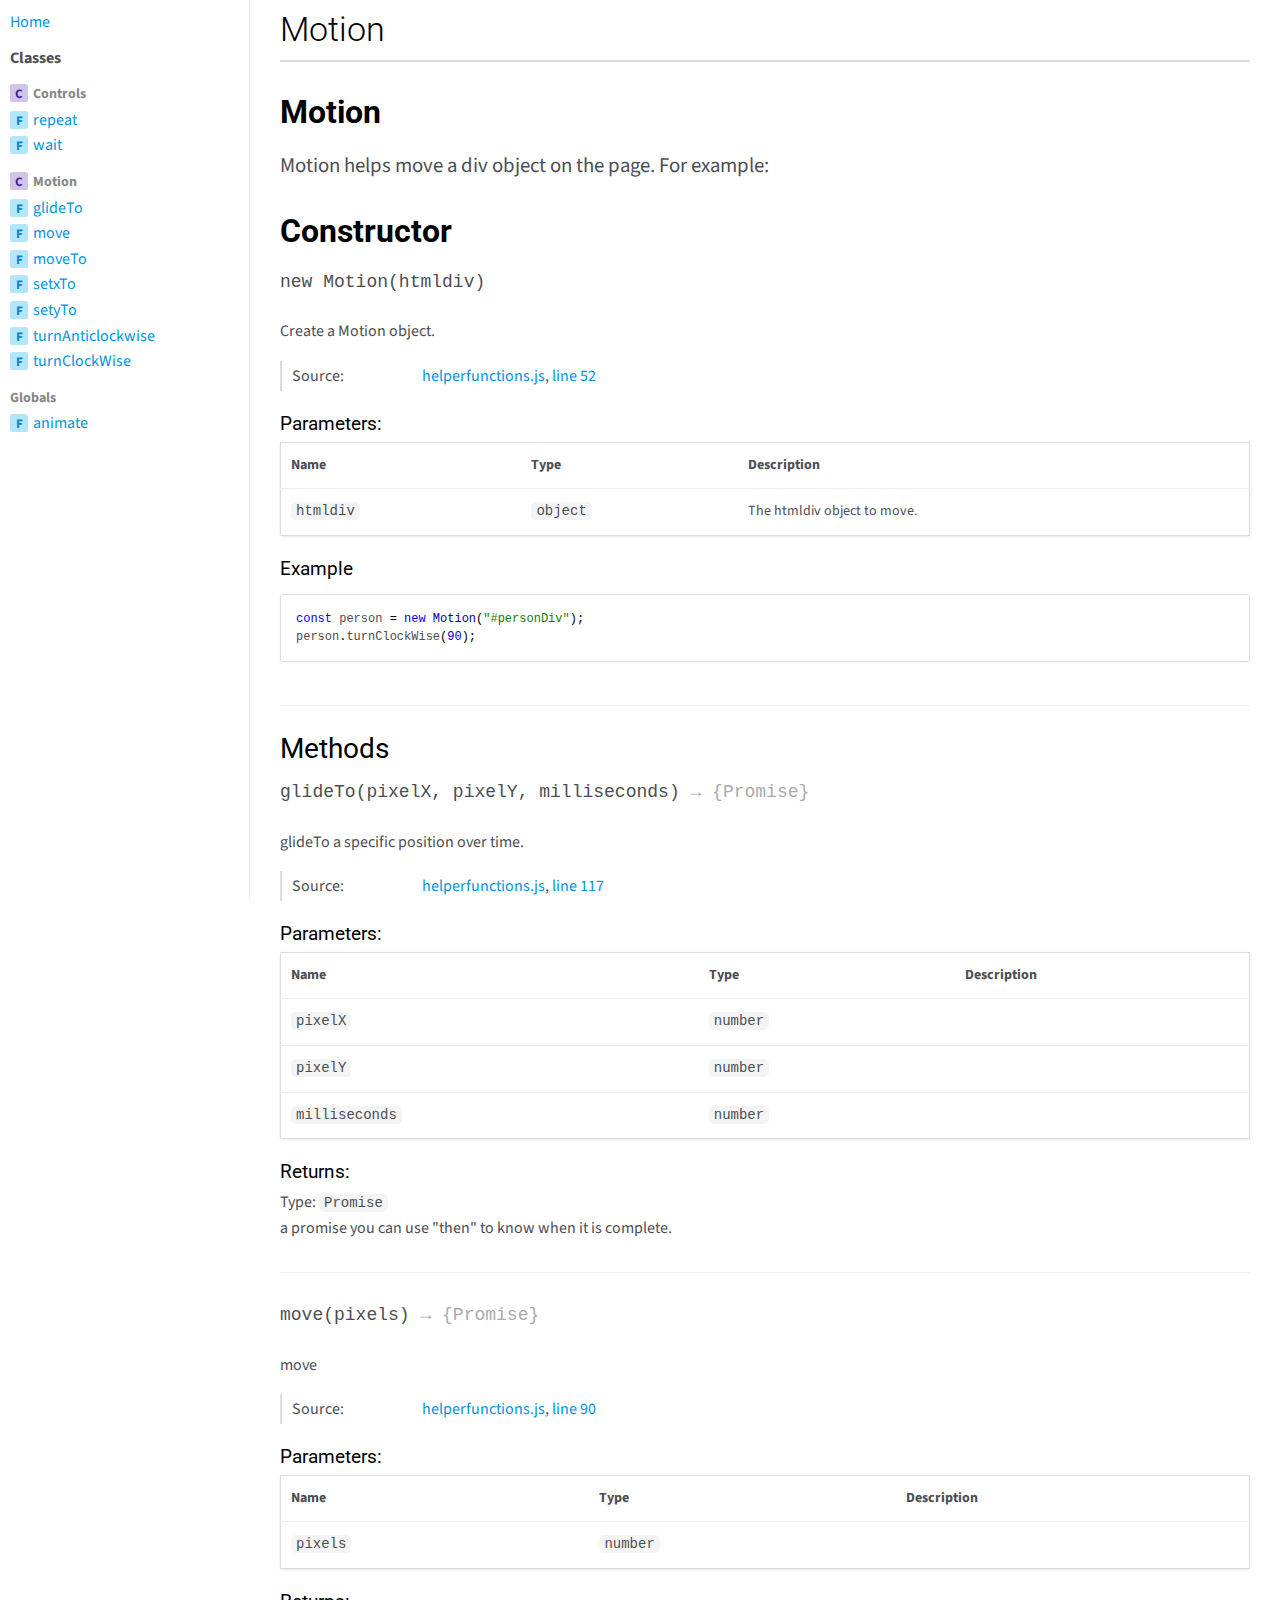
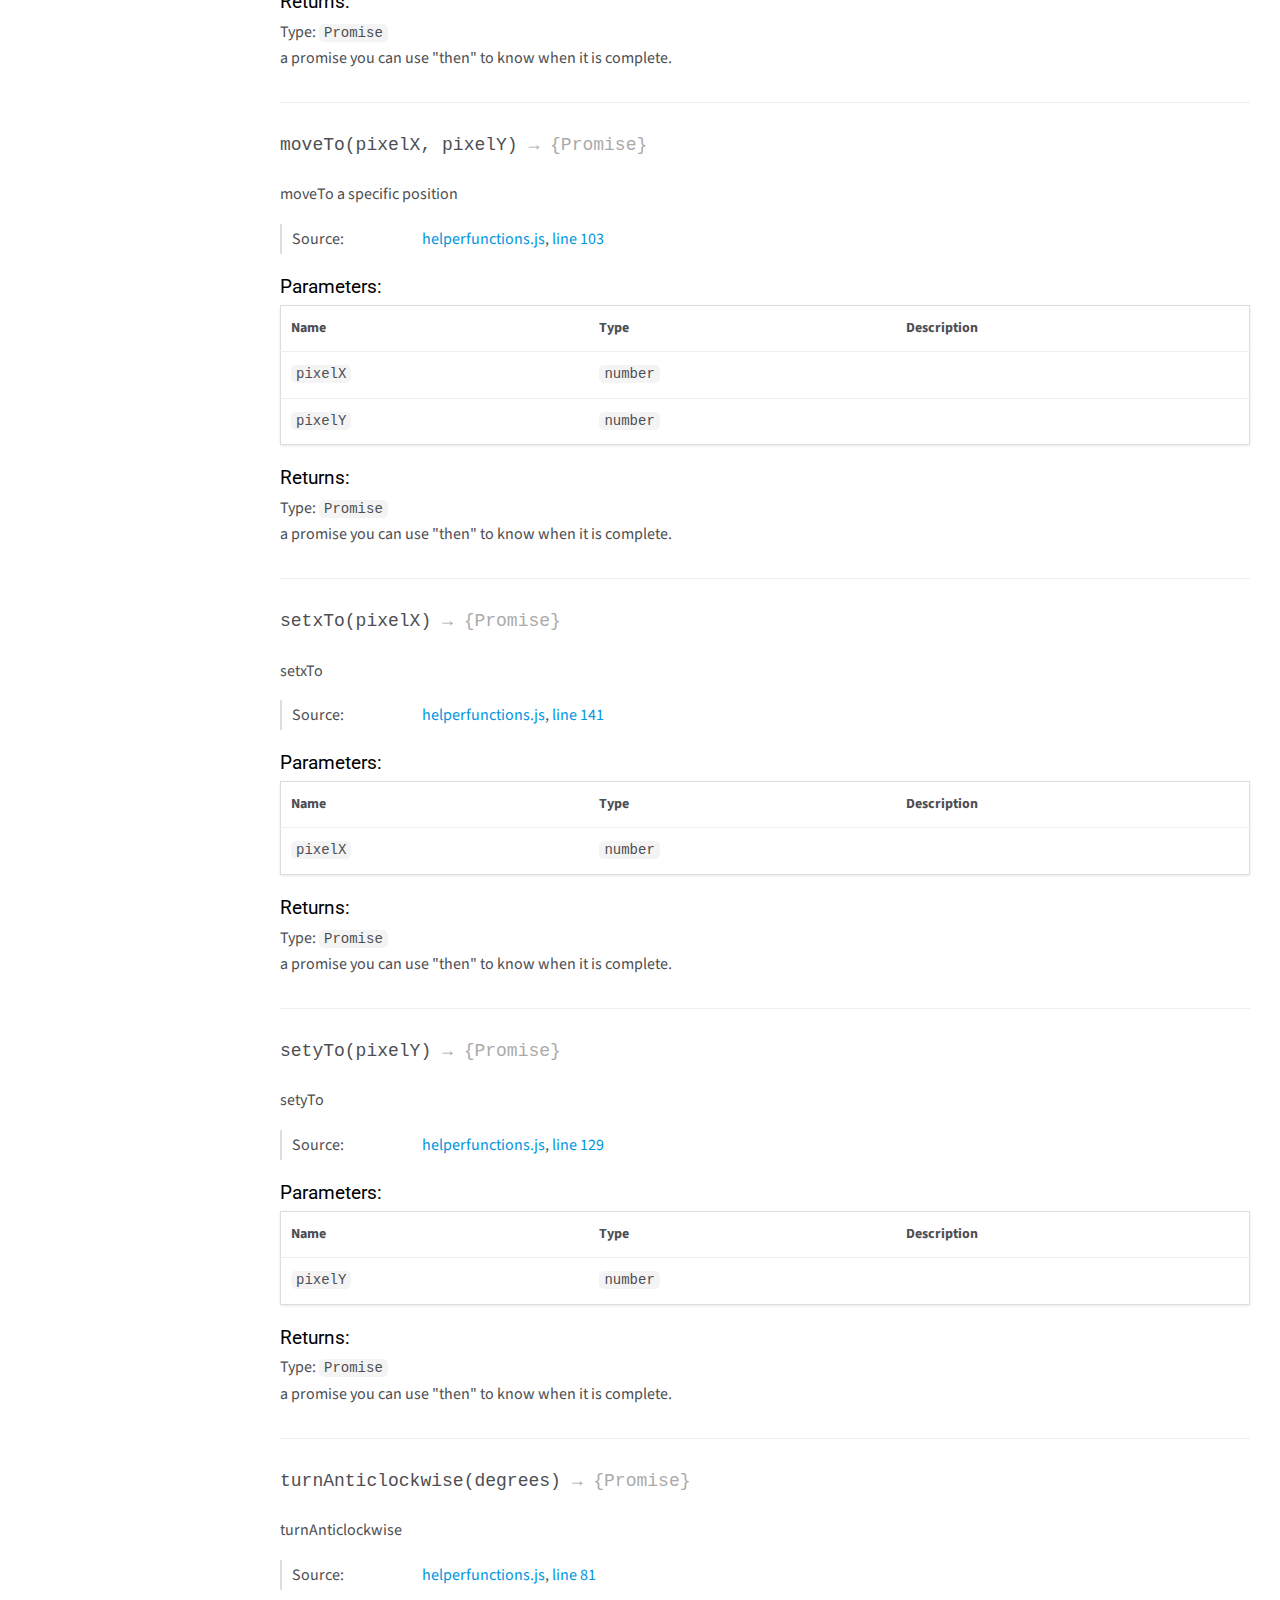
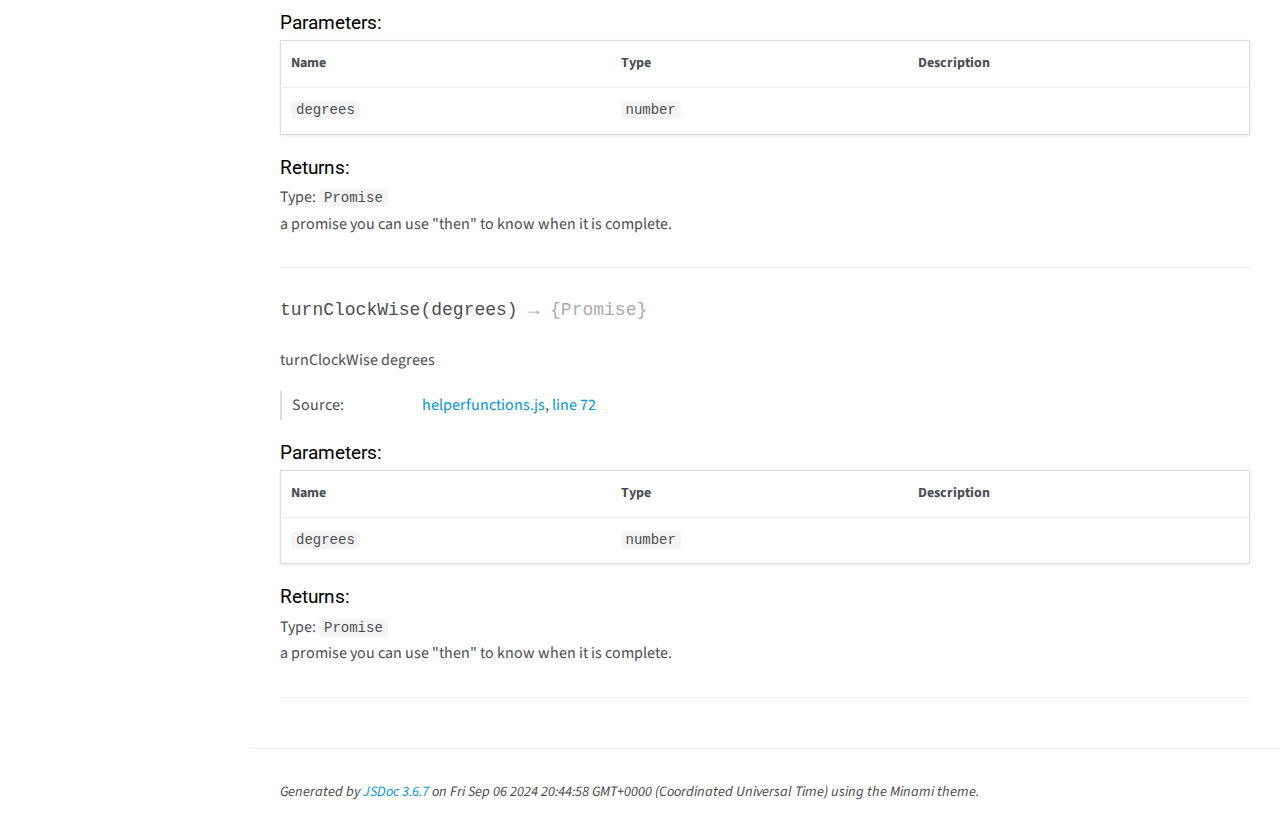
<file: docs/Motion.html>
<!DOCTYPE html>
<html lang="en">
<head>
    <meta charset="utf-8">
    <meta name="viewport" content="width=device-width,initial-scale=1">
    <title>Motion - Documentation</title>

    <script src="scripts/prettify/prettify.js"></script>
    <script src="scripts/prettify/lang-css.js"></script>
    <!--[if lt IE 9]>
      <script src="//html5shiv.googlecode.com/svn/trunk/html5.js"></script>
    <![endif]-->
    <link type="text/css" rel="stylesheet" href="https://code.ionicframework.com/ionicons/2.0.1/css/ionicons.min.css">
    <link type="text/css" rel="stylesheet" href="styles/prettify-tomorrow.css">
    <link type="text/css" rel="stylesheet" href="styles/jsdoc-default.css">
</head>
<body>

<input type="checkbox" id="nav-trigger" class="nav-trigger" />
<label for="nav-trigger" class="navicon-button x">
  <div class="navicon"></div>
</label>

<label for="nav-trigger" class="overlay"></label>

<nav>
    <li class="nav-link nav-home-link"><a href="index.html">Home</a></li><li class="nav-heading">Classes</li><li class="nav-heading"><span class="nav-item-type type-class">C</span><span class="nav-item-name"><a href="Controls.html">Controls</a></span></li><li class="nav-item"><span class="nav-item-type type-function">F</span><span class="nav-item-name"><a href="Controls.html#.repeat">repeat</a></span></li><li class="nav-item"><span class="nav-item-type type-function">F</span><span class="nav-item-name"><a href="Controls.html#.wait">wait</a></span></li><li class="nav-heading"><span class="nav-item-type type-class">C</span><span class="nav-item-name"><a href="Motion.html">Motion</a></span></li><li class="nav-item"><span class="nav-item-type type-function">F</span><span class="nav-item-name"><a href="Motion.html#glideTo">glideTo</a></span></li><li class="nav-item"><span class="nav-item-type type-function">F</span><span class="nav-item-name"><a href="Motion.html#move">move</a></span></li><li class="nav-item"><span class="nav-item-type type-function">F</span><span class="nav-item-name"><a href="Motion.html#moveTo">moveTo</a></span></li><li class="nav-item"><span class="nav-item-type type-function">F</span><span class="nav-item-name"><a href="Motion.html#setxTo">setxTo</a></span></li><li class="nav-item"><span class="nav-item-type type-function">F</span><span class="nav-item-name"><a href="Motion.html#setyTo">setyTo</a></span></li><li class="nav-item"><span class="nav-item-type type-function">F</span><span class="nav-item-name"><a href="Motion.html#turnAnticlockwise">turnAnticlockwise</a></span></li><li class="nav-item"><span class="nav-item-type type-function">F</span><span class="nav-item-name"><a href="Motion.html#turnClockWise">turnClockWise</a></span></li><li class="nav-heading"><a href="global.html">Globals</a></li><li class="nav-item"><span class="nav-item-type type-function">F</span><span class="nav-item-name"><a href="global.html#animate">animate</a></span></li>
</nav>

<div id="main">
    
    <h1 class="page-title">Motion</h1>
    

    




<section>

<header>
    
        <h2>
        Motion
        </h2>
        
            <div class="class-description">Motion helps move a div object on the page. For example:</div>
        
    
</header>

<article>
    <div class="container-overview">
    
        
<div class="section-method">

    
    <h2>Constructor</h2>
    

    <h4 class="name" id="Motion"><span class="type-signature"></span>new Motion<span class="signature">(htmldiv)</span><span class="type-signature"></span></h4>

    



<div class="description">
    Create a Motion object.
</div>





<dl class="details">

    

    

    

    

    

    

    

    

    

    

    

    

    
    <dt class="tag-source">Source:</dt>
    <dd class="tag-source"><ul class="dummy"><li>
        <a href="helperfunctions.js.html">helperfunctions.js</a>, <a href="helperfunctions.js.html#line52">line 52</a>
    </li></ul></dd>
    

    

    

    
</dl>









    <h5>Parameters:</h5>
    

<table class="params">
    <thead>
    <tr>
        
        <th>Name</th>
        

        <th>Type</th>

        

        

        <th class="last">Description</th>
    </tr>
    </thead>

    <tbody>
    

        <tr>
            
                <td class="name"><code>htmldiv</code></td>
            

            <td class="type">
            
                
<span class="param-type"><code>object</code></span>


            
            </td>

            

            

            <td class="description last">
                The htmldiv object to move.
                
            </td>
        </tr>

    
    </tbody>
</table>
















<div class="section-examples">
<h5>Example</h5>

    <pre class="prettyprint"><code>const person = new Motion("#personDiv");
person.turnClockWise(90);</code></pre>

</div>

</div>
    
    </div>

    

    

    

     

    

    

    
        <h3 class="subsection-title">Methods</h3>

        
            
<div class="section-method">

    

    <h4 class="name" id="glideTo"><span class="type-signature"></span>glideTo<span class="signature">(pixelX, pixelY, milliseconds)</span><span class="type-signature"> &rarr; {Promise}</span></h4>

    



<div class="description">
    glideTo a specific position over time.
</div>





<dl class="details">

    

    

    

    

    

    

    

    

    

    

    

    

    
    <dt class="tag-source">Source:</dt>
    <dd class="tag-source"><ul class="dummy"><li>
        <a href="helperfunctions.js.html">helperfunctions.js</a>, <a href="helperfunctions.js.html#line117">line 117</a>
    </li></ul></dd>
    

    

    

    
</dl>









    <h5>Parameters:</h5>
    

<table class="params">
    <thead>
    <tr>
        
        <th>Name</th>
        

        <th>Type</th>

        

        

        <th class="last">Description</th>
    </tr>
    </thead>

    <tbody>
    

        <tr>
            
                <td class="name"><code>pixelX</code></td>
            

            <td class="type">
            
                
<span class="param-type"><code>number</code></span>


            
            </td>

            

            

            <td class="description last">
                
                
            </td>
        </tr>

    

        <tr>
            
                <td class="name"><code>pixelY</code></td>
            

            <td class="type">
            
                
<span class="param-type"><code>number</code></span>


            
            </td>

            

            

            <td class="description last">
                
                
            </td>
        </tr>

    

        <tr>
            
                <td class="name"><code>milliseconds</code></td>
            

            <td class="type">
            
                
<span class="param-type"><code>number</code></span>


            
            </td>

            

            

            <td class="description last">
                
                
            </td>
        </tr>

    
    </tbody>
</table>














<div class="section-returns">
<h5>Returns:</h5>

        

<dl class="param-type">
    <dt>
        Type:
    </dt>
    <dd>
        
<span class="param-type"><code>Promise</code></span>


    </dd>
</dl>


<div class="param-desc">
    a promise you can use "then" to know when it is complete.
</div>

    
</div>



</div>
        
            
<div class="section-method">

    

    <h4 class="name" id="move"><span class="type-signature"></span>move<span class="signature">(pixels)</span><span class="type-signature"> &rarr; {Promise}</span></h4>

    



<div class="description">
    move
</div>





<dl class="details">

    

    

    

    

    

    

    

    

    

    

    

    

    
    <dt class="tag-source">Source:</dt>
    <dd class="tag-source"><ul class="dummy"><li>
        <a href="helperfunctions.js.html">helperfunctions.js</a>, <a href="helperfunctions.js.html#line90">line 90</a>
    </li></ul></dd>
    

    

    

    
</dl>









    <h5>Parameters:</h5>
    

<table class="params">
    <thead>
    <tr>
        
        <th>Name</th>
        

        <th>Type</th>

        

        

        <th class="last">Description</th>
    </tr>
    </thead>

    <tbody>
    

        <tr>
            
                <td class="name"><code>pixels</code></td>
            

            <td class="type">
            
                
<span class="param-type"><code>number</code></span>


            
            </td>

            

            

            <td class="description last">
                
                
            </td>
        </tr>

    
    </tbody>
</table>














<div class="section-returns">
<h5>Returns:</h5>

        

<dl class="param-type">
    <dt>
        Type:
    </dt>
    <dd>
        
<span class="param-type"><code>Promise</code></span>


    </dd>
</dl>


<div class="param-desc">
    a promise you can use "then" to know when it is complete.
</div>

    
</div>



</div>
        
            
<div class="section-method">

    

    <h4 class="name" id="moveTo"><span class="type-signature"></span>moveTo<span class="signature">(pixelX, pixelY)</span><span class="type-signature"> &rarr; {Promise}</span></h4>

    



<div class="description">
    moveTo a specific position
</div>





<dl class="details">

    

    

    

    

    

    

    

    

    

    

    

    

    
    <dt class="tag-source">Source:</dt>
    <dd class="tag-source"><ul class="dummy"><li>
        <a href="helperfunctions.js.html">helperfunctions.js</a>, <a href="helperfunctions.js.html#line103">line 103</a>
    </li></ul></dd>
    

    

    

    
</dl>









    <h5>Parameters:</h5>
    

<table class="params">
    <thead>
    <tr>
        
        <th>Name</th>
        

        <th>Type</th>

        

        

        <th class="last">Description</th>
    </tr>
    </thead>

    <tbody>
    

        <tr>
            
                <td class="name"><code>pixelX</code></td>
            

            <td class="type">
            
                
<span class="param-type"><code>number</code></span>


            
            </td>

            

            

            <td class="description last">
                
                
            </td>
        </tr>

    

        <tr>
            
                <td class="name"><code>pixelY</code></td>
            

            <td class="type">
            
                
<span class="param-type"><code>number</code></span>


            
            </td>

            

            

            <td class="description last">
                
                
            </td>
        </tr>

    
    </tbody>
</table>














<div class="section-returns">
<h5>Returns:</h5>

        

<dl class="param-type">
    <dt>
        Type:
    </dt>
    <dd>
        
<span class="param-type"><code>Promise</code></span>


    </dd>
</dl>


<div class="param-desc">
    a promise you can use "then" to know when it is complete.
</div>

    
</div>



</div>
        
            
<div class="section-method">

    

    <h4 class="name" id="setxTo"><span class="type-signature"></span>setxTo<span class="signature">(pixelX)</span><span class="type-signature"> &rarr; {Promise}</span></h4>

    



<div class="description">
    setxTo
</div>





<dl class="details">

    

    

    

    

    

    

    

    

    

    

    

    

    
    <dt class="tag-source">Source:</dt>
    <dd class="tag-source"><ul class="dummy"><li>
        <a href="helperfunctions.js.html">helperfunctions.js</a>, <a href="helperfunctions.js.html#line141">line 141</a>
    </li></ul></dd>
    

    

    

    
</dl>









    <h5>Parameters:</h5>
    

<table class="params">
    <thead>
    <tr>
        
        <th>Name</th>
        

        <th>Type</th>

        

        

        <th class="last">Description</th>
    </tr>
    </thead>

    <tbody>
    

        <tr>
            
                <td class="name"><code>pixelX</code></td>
            

            <td class="type">
            
                
<span class="param-type"><code>number</code></span>


            
            </td>

            

            

            <td class="description last">
                
                
            </td>
        </tr>

    
    </tbody>
</table>














<div class="section-returns">
<h5>Returns:</h5>

        

<dl class="param-type">
    <dt>
        Type:
    </dt>
    <dd>
        
<span class="param-type"><code>Promise</code></span>


    </dd>
</dl>


<div class="param-desc">
    a promise you can use "then" to know when it is complete.
</div>

    
</div>



</div>
        
            
<div class="section-method">

    

    <h4 class="name" id="setyTo"><span class="type-signature"></span>setyTo<span class="signature">(pixelY)</span><span class="type-signature"> &rarr; {Promise}</span></h4>

    



<div class="description">
    setyTo
</div>





<dl class="details">

    

    

    

    

    

    

    

    

    

    

    

    

    
    <dt class="tag-source">Source:</dt>
    <dd class="tag-source"><ul class="dummy"><li>
        <a href="helperfunctions.js.html">helperfunctions.js</a>, <a href="helperfunctions.js.html#line129">line 129</a>
    </li></ul></dd>
    

    

    

    
</dl>









    <h5>Parameters:</h5>
    

<table class="params">
    <thead>
    <tr>
        
        <th>Name</th>
        

        <th>Type</th>

        

        

        <th class="last">Description</th>
    </tr>
    </thead>

    <tbody>
    

        <tr>
            
                <td class="name"><code>pixelY</code></td>
            

            <td class="type">
            
                
<span class="param-type"><code>number</code></span>


            
            </td>

            

            

            <td class="description last">
                
                
            </td>
        </tr>

    
    </tbody>
</table>














<div class="section-returns">
<h5>Returns:</h5>

        

<dl class="param-type">
    <dt>
        Type:
    </dt>
    <dd>
        
<span class="param-type"><code>Promise</code></span>


    </dd>
</dl>


<div class="param-desc">
    a promise you can use "then" to know when it is complete.
</div>

    
</div>



</div>
        
            
<div class="section-method">

    

    <h4 class="name" id="turnAnticlockwise"><span class="type-signature"></span>turnAnticlockwise<span class="signature">(degrees)</span><span class="type-signature"> &rarr; {Promise}</span></h4>

    



<div class="description">
    turnAnticlockwise
</div>





<dl class="details">

    

    

    

    

    

    

    

    

    

    

    

    

    
    <dt class="tag-source">Source:</dt>
    <dd class="tag-source"><ul class="dummy"><li>
        <a href="helperfunctions.js.html">helperfunctions.js</a>, <a href="helperfunctions.js.html#line81">line 81</a>
    </li></ul></dd>
    

    

    

    
</dl>









    <h5>Parameters:</h5>
    

<table class="params">
    <thead>
    <tr>
        
        <th>Name</th>
        

        <th>Type</th>

        

        

        <th class="last">Description</th>
    </tr>
    </thead>

    <tbody>
    

        <tr>
            
                <td class="name"><code>degrees</code></td>
            

            <td class="type">
            
                
<span class="param-type"><code>number</code></span>


            
            </td>

            

            

            <td class="description last">
                
                
            </td>
        </tr>

    
    </tbody>
</table>














<div class="section-returns">
<h5>Returns:</h5>

        

<dl class="param-type">
    <dt>
        Type:
    </dt>
    <dd>
        
<span class="param-type"><code>Promise</code></span>


    </dd>
</dl>


<div class="param-desc">
    a promise you can use "then" to know when it is complete.
</div>

    
</div>



</div>
        
            
<div class="section-method">

    

    <h4 class="name" id="turnClockWise"><span class="type-signature"></span>turnClockWise<span class="signature">(degrees)</span><span class="type-signature"> &rarr; {Promise}</span></h4>

    



<div class="description">
    turnClockWise degrees
</div>





<dl class="details">

    

    

    

    

    

    

    

    

    

    

    

    

    
    <dt class="tag-source">Source:</dt>
    <dd class="tag-source"><ul class="dummy"><li>
        <a href="helperfunctions.js.html">helperfunctions.js</a>, <a href="helperfunctions.js.html#line72">line 72</a>
    </li></ul></dd>
    

    

    

    
</dl>









    <h5>Parameters:</h5>
    

<table class="params">
    <thead>
    <tr>
        
        <th>Name</th>
        

        <th>Type</th>

        

        

        <th class="last">Description</th>
    </tr>
    </thead>

    <tbody>
    

        <tr>
            
                <td class="name"><code>degrees</code></td>
            

            <td class="type">
            
                
<span class="param-type"><code>number</code></span>


            
            </td>

            

            

            <td class="description last">
                
                
            </td>
        </tr>

    
    </tbody>
</table>














<div class="section-returns">
<h5>Returns:</h5>

        

<dl class="param-type">
    <dt>
        Type:
    </dt>
    <dd>
        
<span class="param-type"><code>Promise</code></span>


    </dd>
</dl>


<div class="param-desc">
    a promise you can use "then" to know when it is complete.
</div>

    
</div>



</div>
        
    

    

    
</article>

</section>




</div>

<br class="clear">

<footer>
    Generated by <a href="https://github.com/jsdoc3/jsdoc">JSDoc 3.6.7</a> on Fri Sep 06 2024 20:44:58 GMT+0000 (Coordinated Universal Time) using the Minami theme.
</footer>

<script>prettyPrint();</script>
<script src="scripts/linenumber.js"></script>
</body>
</html>
</file>
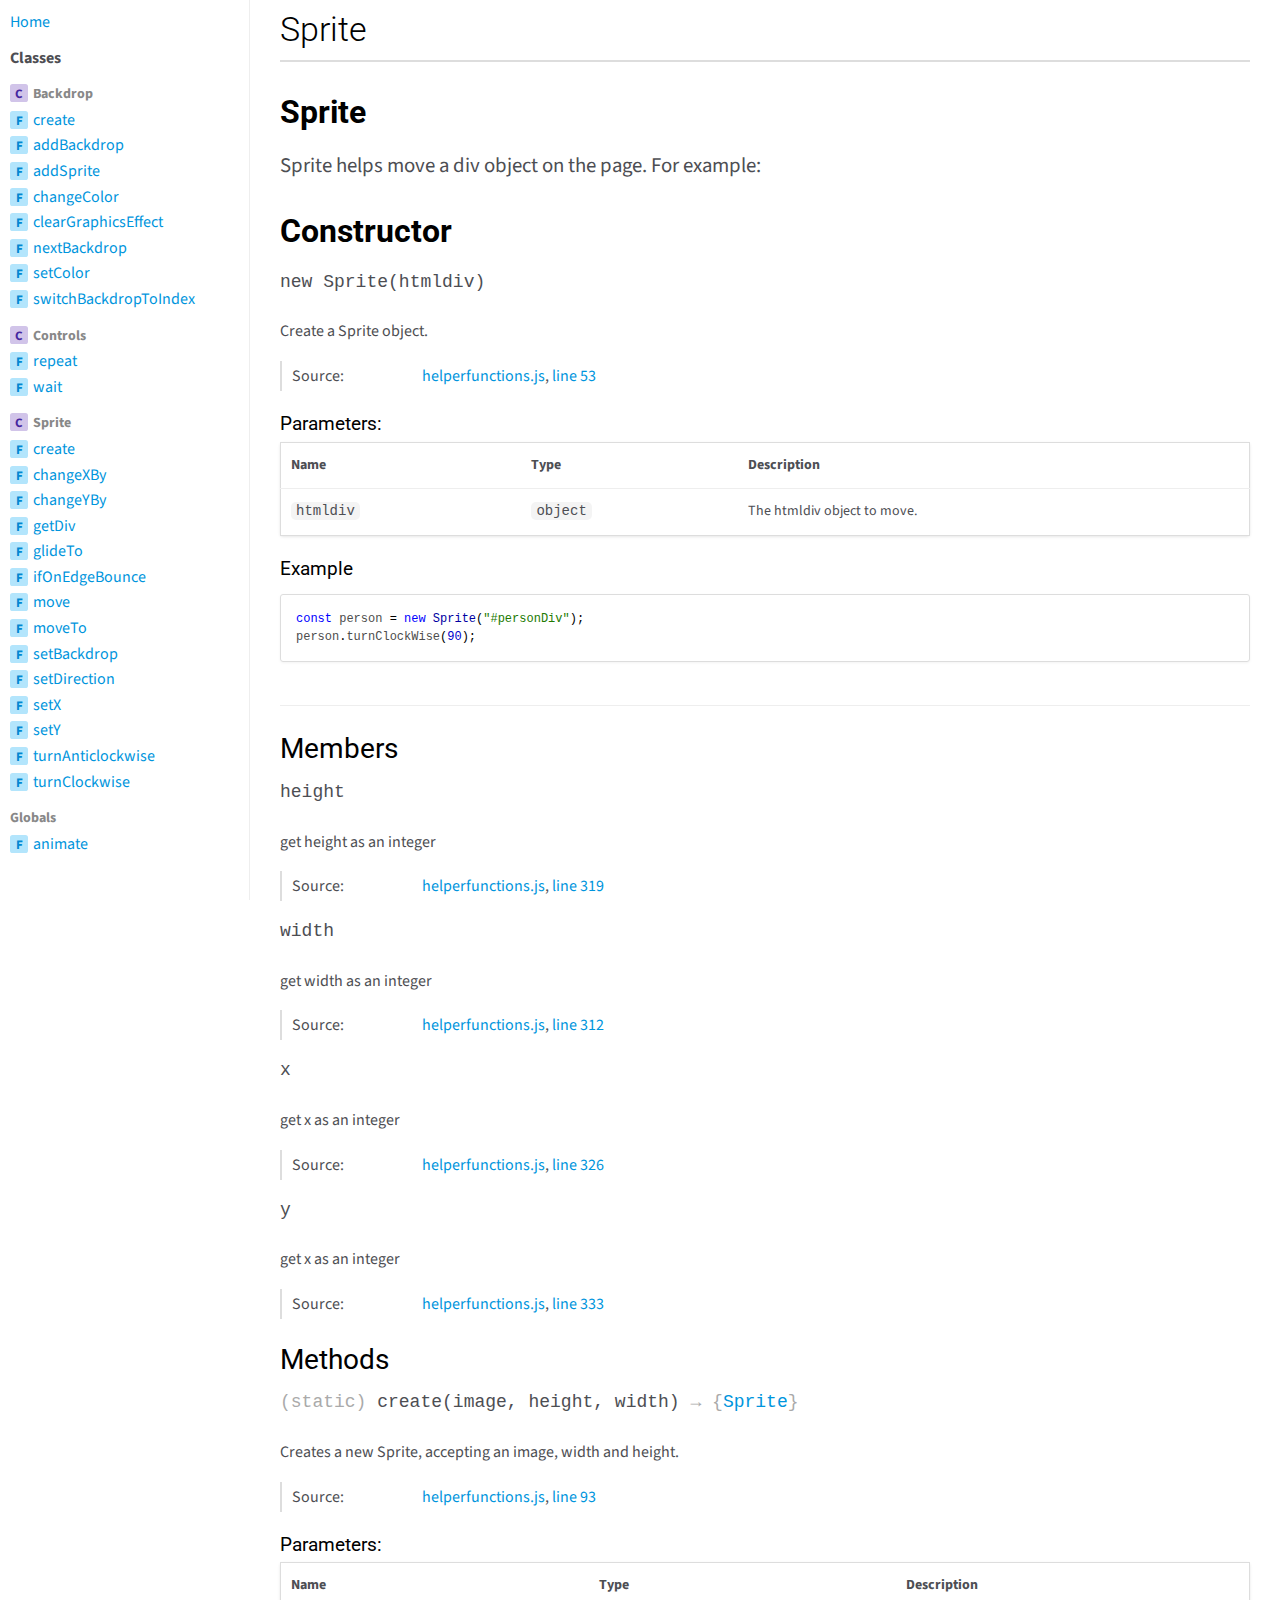
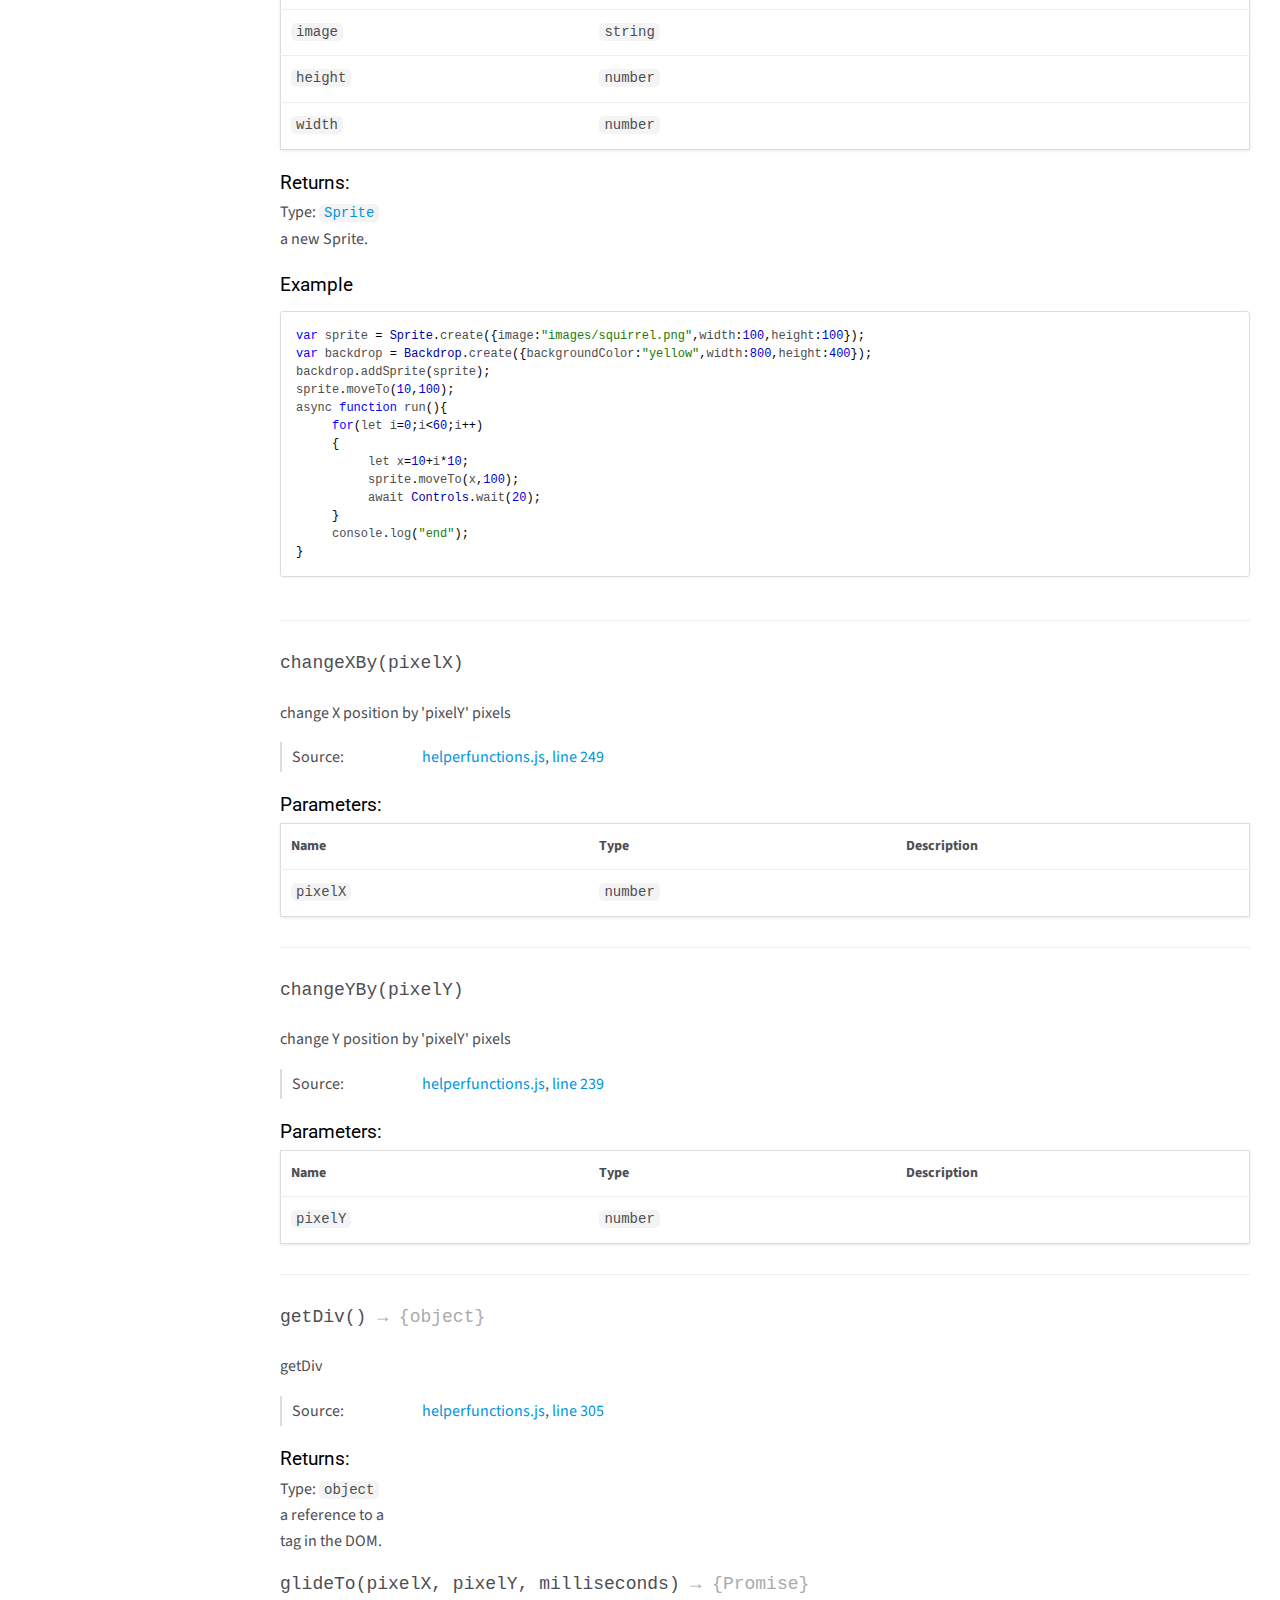
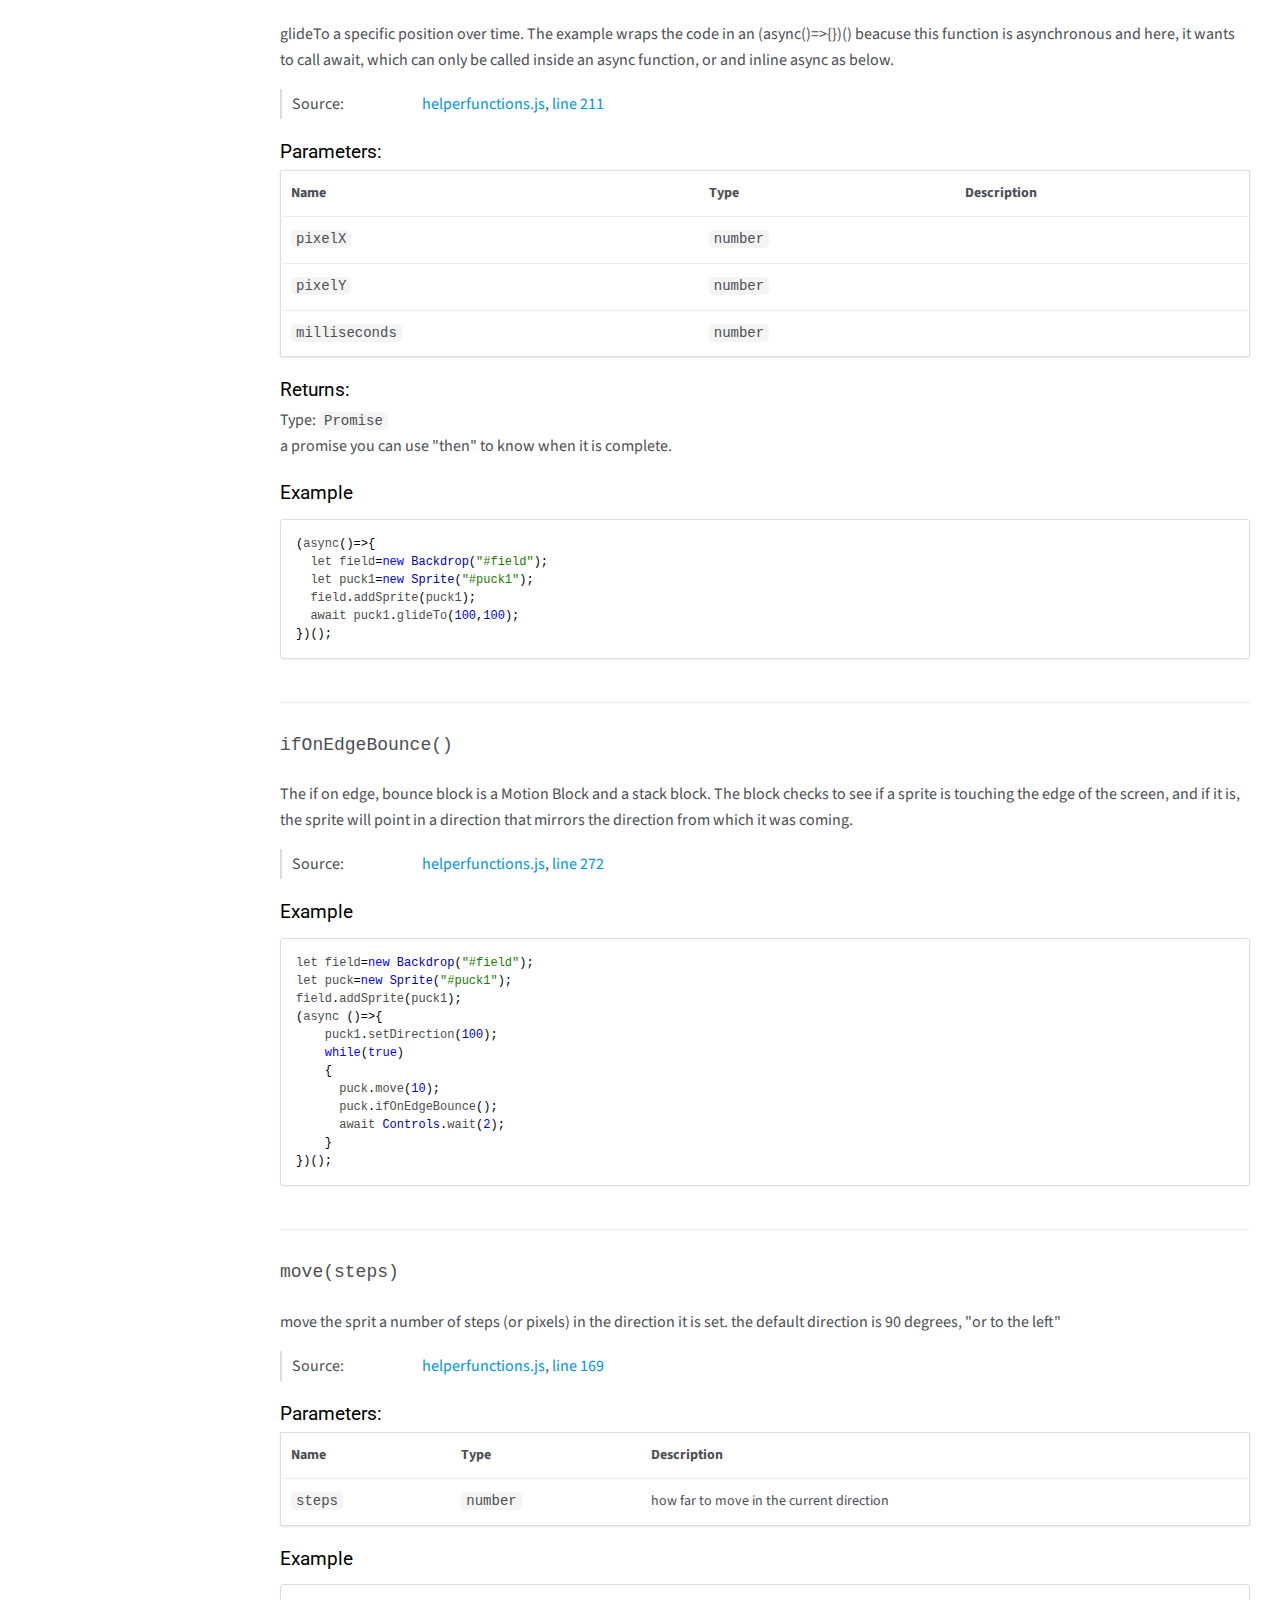
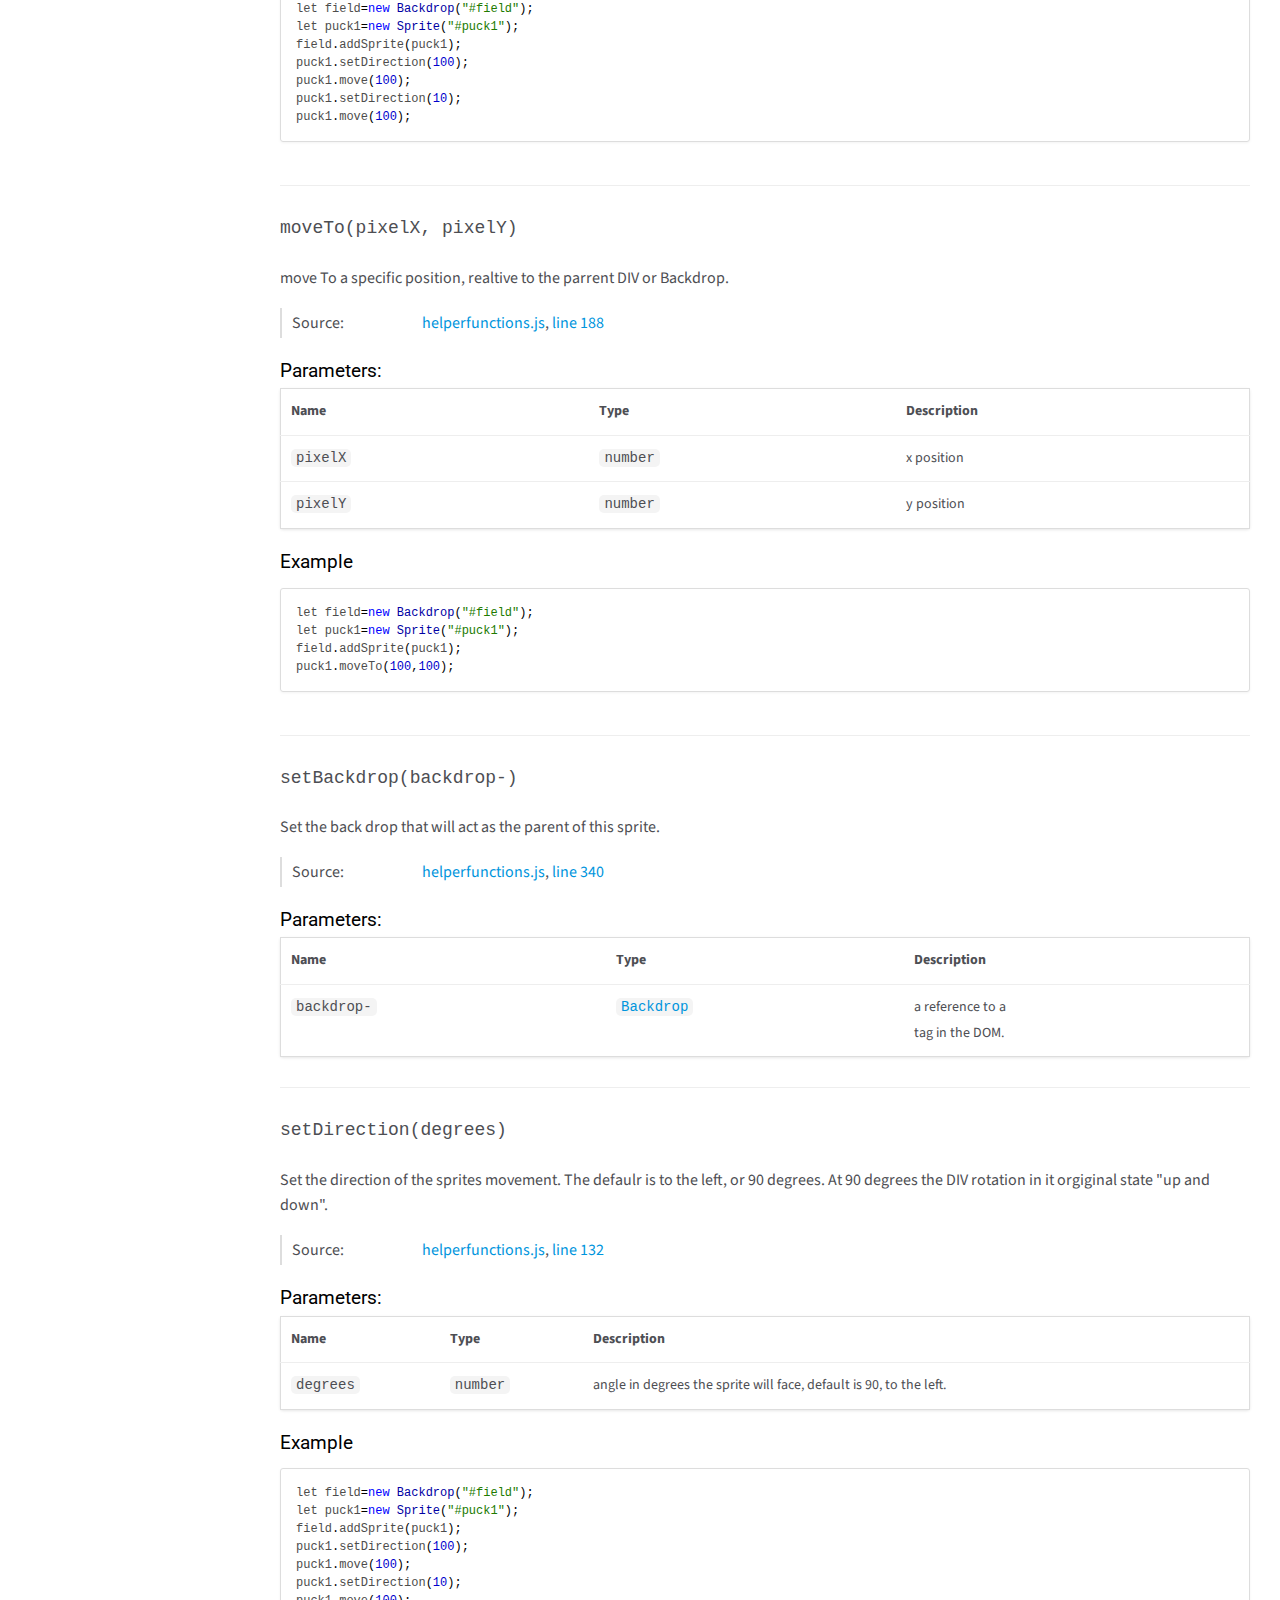
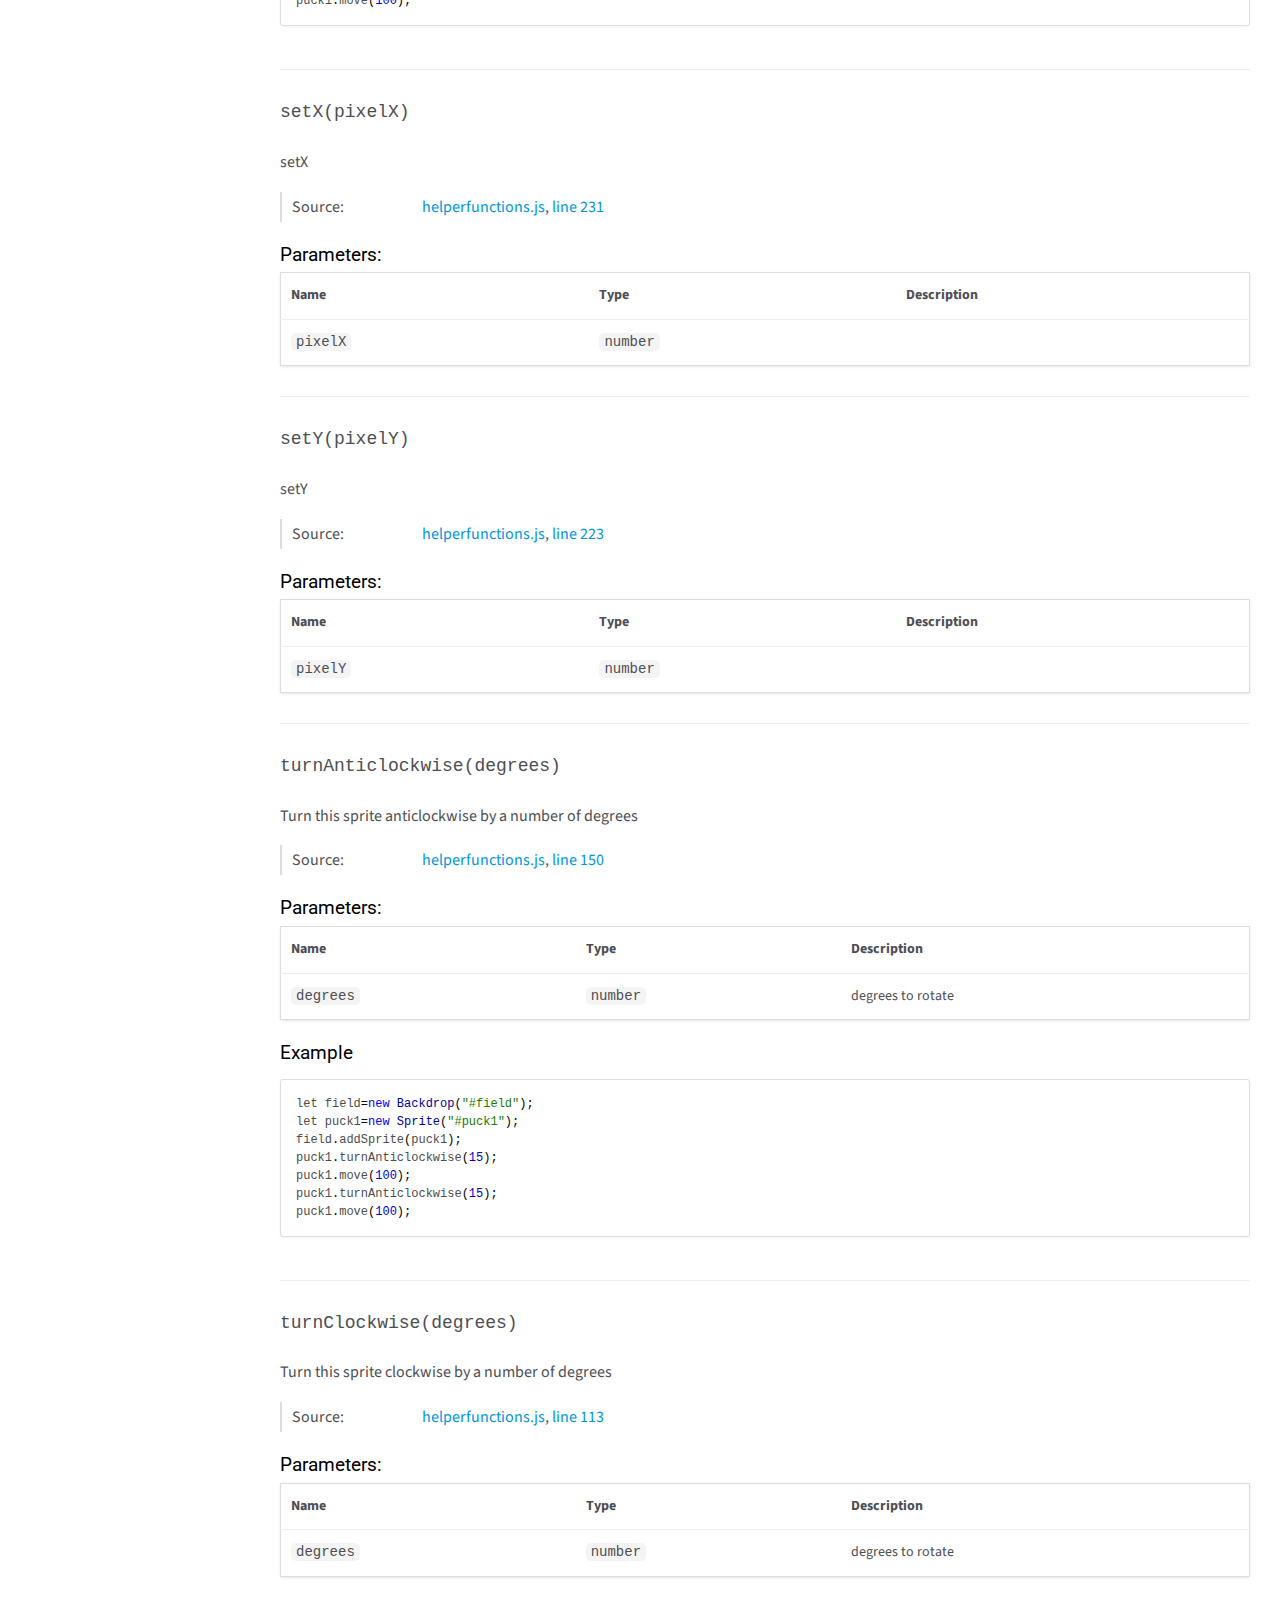
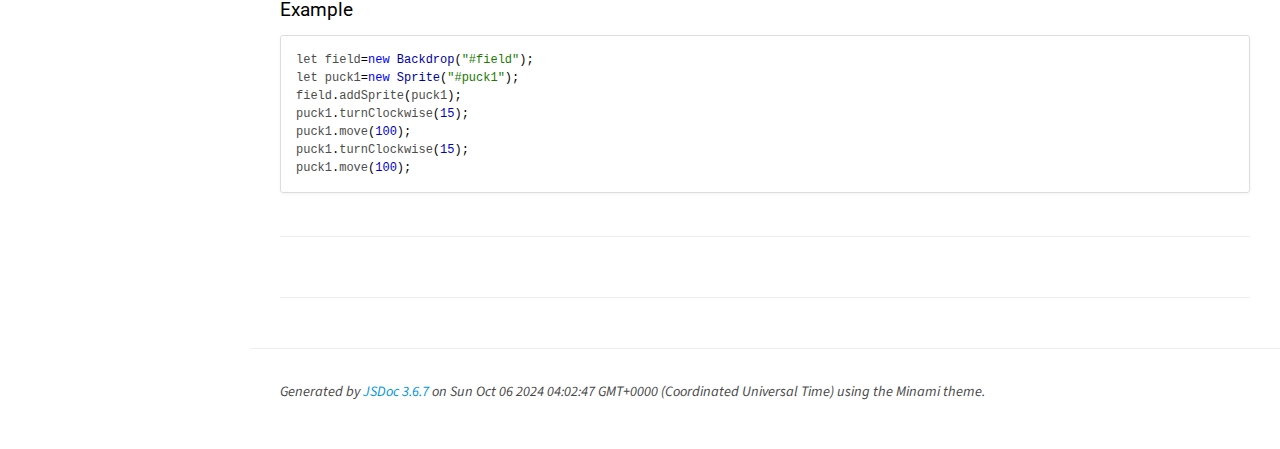
<file: docs/Sprite.html>
<!DOCTYPE html>
<html lang="en">
<head>
    <meta charset="utf-8">
    <meta name="viewport" content="width=device-width,initial-scale=1">
    <title>Sprite - Documentation</title>

    <script src="scripts/prettify/prettify.js"></script>
    <script src="scripts/prettify/lang-css.js"></script>
    <!--[if lt IE 9]>
      <script src="//html5shiv.googlecode.com/svn/trunk/html5.js"></script>
    <![endif]-->
    <link type="text/css" rel="stylesheet" href="https://code.ionicframework.com/ionicons/2.0.1/css/ionicons.min.css">
    <link type="text/css" rel="stylesheet" href="styles/prettify-tomorrow.css">
    <link type="text/css" rel="stylesheet" href="styles/jsdoc-default.css">
</head>
<body>

<input type="checkbox" id="nav-trigger" class="nav-trigger" />
<label for="nav-trigger" class="navicon-button x">
  <div class="navicon"></div>
</label>

<label for="nav-trigger" class="overlay"></label>

<nav>
    <li class="nav-link nav-home-link"><a href="index.html">Home</a></li><li class="nav-heading">Classes</li><li class="nav-heading"><span class="nav-item-type type-class">C</span><span class="nav-item-name"><a href="Backdrop.html">Backdrop</a></span></li><li class="nav-item"><span class="nav-item-type type-function">F</span><span class="nav-item-name"><a href="Backdrop.html#.create">create</a></span></li><li class="nav-item"><span class="nav-item-type type-function">F</span><span class="nav-item-name"><a href="Backdrop.html#addBackdrop">addBackdrop</a></span></li><li class="nav-item"><span class="nav-item-type type-function">F</span><span class="nav-item-name"><a href="Backdrop.html#addSprite">addSprite</a></span></li><li class="nav-item"><span class="nav-item-type type-function">F</span><span class="nav-item-name"><a href="Backdrop.html#changeColor">changeColor</a></span></li><li class="nav-item"><span class="nav-item-type type-function">F</span><span class="nav-item-name"><a href="Backdrop.html#clearGraphicsEffect">clearGraphicsEffect</a></span></li><li class="nav-item"><span class="nav-item-type type-function">F</span><span class="nav-item-name"><a href="Backdrop.html#nextBackdrop">nextBackdrop</a></span></li><li class="nav-item"><span class="nav-item-type type-function">F</span><span class="nav-item-name"><a href="Backdrop.html#setColor">setColor</a></span></li><li class="nav-item"><span class="nav-item-type type-function">F</span><span class="nav-item-name"><a href="Backdrop.html#switchBackdropToIndex">switchBackdropToIndex</a></span></li><li class="nav-heading"><span class="nav-item-type type-class">C</span><span class="nav-item-name"><a href="Controls.html">Controls</a></span></li><li class="nav-item"><span class="nav-item-type type-function">F</span><span class="nav-item-name"><a href="Controls.html#.repeat">repeat</a></span></li><li class="nav-item"><span class="nav-item-type type-function">F</span><span class="nav-item-name"><a href="Controls.html#.wait">wait</a></span></li><li class="nav-heading"><span class="nav-item-type type-class">C</span><span class="nav-item-name"><a href="Sprite.html">Sprite</a></span></li><li class="nav-item"><span class="nav-item-type type-function">F</span><span class="nav-item-name"><a href="Sprite.html#.create">create</a></span></li><li class="nav-item"><span class="nav-item-type type-function">F</span><span class="nav-item-name"><a href="Sprite.html#changeXBy">changeXBy</a></span></li><li class="nav-item"><span class="nav-item-type type-function">F</span><span class="nav-item-name"><a href="Sprite.html#changeYBy">changeYBy</a></span></li><li class="nav-item"><span class="nav-item-type type-function">F</span><span class="nav-item-name"><a href="Sprite.html#getDiv">getDiv</a></span></li><li class="nav-item"><span class="nav-item-type type-function">F</span><span class="nav-item-name"><a href="Sprite.html#glideTo">glideTo</a></span></li><li class="nav-item"><span class="nav-item-type type-function">F</span><span class="nav-item-name"><a href="Sprite.html#ifOnEdgeBounce">ifOnEdgeBounce</a></span></li><li class="nav-item"><span class="nav-item-type type-function">F</span><span class="nav-item-name"><a href="Sprite.html#move">move</a></span></li><li class="nav-item"><span class="nav-item-type type-function">F</span><span class="nav-item-name"><a href="Sprite.html#moveTo">moveTo</a></span></li><li class="nav-item"><span class="nav-item-type type-function">F</span><span class="nav-item-name"><a href="Sprite.html#setBackdrop">setBackdrop</a></span></li><li class="nav-item"><span class="nav-item-type type-function">F</span><span class="nav-item-name"><a href="Sprite.html#setDirection">setDirection</a></span></li><li class="nav-item"><span class="nav-item-type type-function">F</span><span class="nav-item-name"><a href="Sprite.html#setX">setX</a></span></li><li class="nav-item"><span class="nav-item-type type-function">F</span><span class="nav-item-name"><a href="Sprite.html#setY">setY</a></span></li><li class="nav-item"><span class="nav-item-type type-function">F</span><span class="nav-item-name"><a href="Sprite.html#turnAnticlockwise">turnAnticlockwise</a></span></li><li class="nav-item"><span class="nav-item-type type-function">F</span><span class="nav-item-name"><a href="Sprite.html#turnClockwise">turnClockwise</a></span></li><li class="nav-heading"><a href="global.html">Globals</a></li><li class="nav-item"><span class="nav-item-type type-function">F</span><span class="nav-item-name"><a href="global.html#animate">animate</a></span></li>
</nav>

<div id="main">
    
    <h1 class="page-title">Sprite</h1>
    

    




<section>

<header>
    
        <h2>
        Sprite
        </h2>
        
            <div class="class-description">Sprite helps move a div object on the page. For example:</div>
        
    
</header>

<article>
    <div class="container-overview">
    
        
<div class="section-method">

    
    <h2>Constructor</h2>
    

    <h4 class="name" id="Sprite"><span class="type-signature"></span>new Sprite<span class="signature">(htmldiv)</span><span class="type-signature"></span></h4>

    



<div class="description">
    Create a Sprite object.
</div>





<dl class="details">

    

    

    

    

    

    

    

    

    

    

    

    

    
    <dt class="tag-source">Source:</dt>
    <dd class="tag-source"><ul class="dummy"><li>
        <a href="helperfunctions.js.html">helperfunctions.js</a>, <a href="helperfunctions.js.html#line53">line 53</a>
    </li></ul></dd>
    

    

    

    
</dl>









    <h5>Parameters:</h5>
    

<table class="params">
    <thead>
    <tr>
        
        <th>Name</th>
        

        <th>Type</th>

        

        

        <th class="last">Description</th>
    </tr>
    </thead>

    <tbody>
    

        <tr>
            
                <td class="name"><code>htmldiv</code></td>
            

            <td class="type">
            
                
<span class="param-type"><code>object</code></span>


            
            </td>

            

            

            <td class="description last">
                The htmldiv object to move.
                
            </td>
        </tr>

    
    </tbody>
</table>
















<div class="section-examples">
<h5>Example</h5>

    <pre class="prettyprint"><code>const person = new Sprite("#personDiv");
person.turnClockWise(90);</code></pre>

</div>

</div>
    
    </div>

    

    

    

     

    

    
        <h3 class="subsection-title">Members</h3>

        
            
<div class="section-members">
<h4 class="name" id="height"><span class="type-signature"></span>height<span class="type-signature"></span></h4>




<div class="description">
    get height as an integer
</div>





<dl class="details">

    

    

    

    

    

    

    

    

    

    

    

    

    
    <dt class="tag-source">Source:</dt>
    <dd class="tag-source"><ul class="dummy"><li>
        <a href="helperfunctions.js.html">helperfunctions.js</a>, <a href="helperfunctions.js.html#line319">line 319</a>
    </li></ul></dd>
    

    

    

    
</dl>







</div>

        
            
<div class="section-members">
<h4 class="name" id="width"><span class="type-signature"></span>width<span class="type-signature"></span></h4>




<div class="description">
    get width as an integer
</div>





<dl class="details">

    

    

    

    

    

    

    

    

    

    

    

    

    
    <dt class="tag-source">Source:</dt>
    <dd class="tag-source"><ul class="dummy"><li>
        <a href="helperfunctions.js.html">helperfunctions.js</a>, <a href="helperfunctions.js.html#line312">line 312</a>
    </li></ul></dd>
    

    

    

    
</dl>







</div>

        
            
<div class="section-members">
<h4 class="name" id="x"><span class="type-signature"></span>x<span class="type-signature"></span></h4>




<div class="description">
    get x as an integer
</div>





<dl class="details">

    

    

    

    

    

    

    

    

    

    

    

    

    
    <dt class="tag-source">Source:</dt>
    <dd class="tag-source"><ul class="dummy"><li>
        <a href="helperfunctions.js.html">helperfunctions.js</a>, <a href="helperfunctions.js.html#line326">line 326</a>
    </li></ul></dd>
    

    

    

    
</dl>







</div>

        
            
<div class="section-members">
<h4 class="name" id="y"><span class="type-signature"></span>y<span class="type-signature"></span></h4>




<div class="description">
    get x as an integer
</div>





<dl class="details">

    

    

    

    

    

    

    

    

    

    

    

    

    
    <dt class="tag-source">Source:</dt>
    <dd class="tag-source"><ul class="dummy"><li>
        <a href="helperfunctions.js.html">helperfunctions.js</a>, <a href="helperfunctions.js.html#line333">line 333</a>
    </li></ul></dd>
    

    

    

    
</dl>







</div>

        
    

    
        <h3 class="subsection-title">Methods</h3>

        
            
<div class="section-method">

    

    <h4 class="name" id=".create"><span class="type-signature">(static) </span>create<span class="signature">(image, height, width)</span><span class="type-signature"> &rarr; {<a href="Sprite.html">Sprite</a>}</span></h4>

    



<div class="description">
    Creates a new Sprite, accepting an image, width and height.
</div>





<dl class="details">

    

    

    

    

    

    

    

    

    

    

    

    

    
    <dt class="tag-source">Source:</dt>
    <dd class="tag-source"><ul class="dummy"><li>
        <a href="helperfunctions.js.html">helperfunctions.js</a>, <a href="helperfunctions.js.html#line93">line 93</a>
    </li></ul></dd>
    

    

    

    
</dl>









    <h5>Parameters:</h5>
    

<table class="params">
    <thead>
    <tr>
        
        <th>Name</th>
        

        <th>Type</th>

        

        

        <th class="last">Description</th>
    </tr>
    </thead>

    <tbody>
    

        <tr>
            
                <td class="name"><code>image</code></td>
            

            <td class="type">
            
                
<span class="param-type"><code>string</code></span>


            
            </td>

            

            

            <td class="description last">
                
                
            </td>
        </tr>

    

        <tr>
            
                <td class="name"><code>height</code></td>
            

            <td class="type">
            
                
<span class="param-type"><code>number</code></span>


            
            </td>

            

            

            <td class="description last">
                
                
            </td>
        </tr>

    

        <tr>
            
                <td class="name"><code>width</code></td>
            

            <td class="type">
            
                
<span class="param-type"><code>number</code></span>


            
            </td>

            

            

            <td class="description last">
                
                
            </td>
        </tr>

    
    </tbody>
</table>














<div class="section-returns">
<h5>Returns:</h5>

        

<dl class="param-type">
    <dt>
        Type:
    </dt>
    <dd>
        
<span class="param-type"><code><a href="Sprite.html">Sprite</a></code></span>


    </dd>
</dl>


<div class="param-desc">
    a new Sprite.
</div>

    
</div>



<div class="section-examples">
<h5>Example</h5>

    <pre class="prettyprint"><code>var sprite = Sprite.create({image:"images/squirrel.png",width:100,height:100});
var backdrop = Backdrop.create({backgroundColor:"yellow",width:800,height:400});
backdrop.addSprite(sprite);
sprite.moveTo(10,100);
async function run(){
     for(let i=0;i&lt;60;i++)
     {
          let x=10+i*10;
          sprite.moveTo(x,100);
          await Controls.wait(20);
     }
     console.log("end");
}</code></pre>

</div>

</div>
        
            
<div class="section-method">

    

    <h4 class="name" id="changeXBy"><span class="type-signature"></span>changeXBy<span class="signature">(pixelX)</span><span class="type-signature"></span></h4>

    



<div class="description">
    change X position by 'pixelY' pixels
</div>





<dl class="details">

    

    

    

    

    

    

    

    

    

    

    

    

    
    <dt class="tag-source">Source:</dt>
    <dd class="tag-source"><ul class="dummy"><li>
        <a href="helperfunctions.js.html">helperfunctions.js</a>, <a href="helperfunctions.js.html#line249">line 249</a>
    </li></ul></dd>
    

    

    

    
</dl>









    <h5>Parameters:</h5>
    

<table class="params">
    <thead>
    <tr>
        
        <th>Name</th>
        

        <th>Type</th>

        

        

        <th class="last">Description</th>
    </tr>
    </thead>

    <tbody>
    

        <tr>
            
                <td class="name"><code>pixelX</code></td>
            

            <td class="type">
            
                
<span class="param-type"><code>number</code></span>


            
            </td>

            

            

            <td class="description last">
                
                
            </td>
        </tr>

    
    </tbody>
</table>
















</div>
        
            
<div class="section-method">

    

    <h4 class="name" id="changeYBy"><span class="type-signature"></span>changeYBy<span class="signature">(pixelY)</span><span class="type-signature"></span></h4>

    



<div class="description">
    change Y position by 'pixelY' pixels
</div>





<dl class="details">

    

    

    

    

    

    

    

    

    

    

    

    

    
    <dt class="tag-source">Source:</dt>
    <dd class="tag-source"><ul class="dummy"><li>
        <a href="helperfunctions.js.html">helperfunctions.js</a>, <a href="helperfunctions.js.html#line239">line 239</a>
    </li></ul></dd>
    

    

    

    
</dl>









    <h5>Parameters:</h5>
    

<table class="params">
    <thead>
    <tr>
        
        <th>Name</th>
        

        <th>Type</th>

        

        

        <th class="last">Description</th>
    </tr>
    </thead>

    <tbody>
    

        <tr>
            
                <td class="name"><code>pixelY</code></td>
            

            <td class="type">
            
                
<span class="param-type"><code>number</code></span>


            
            </td>

            

            

            <td class="description last">
                
                
            </td>
        </tr>

    
    </tbody>
</table>
















</div>
        
            
<div class="section-method">

    

    <h4 class="name" id="getDiv"><span class="type-signature"></span>getDiv<span class="signature">()</span><span class="type-signature"> &rarr; {object}</span></h4>

    



<div class="description">
    getDiv
</div>





<dl class="details">

    

    

    

    

    

    

    

    

    

    

    

    

    
    <dt class="tag-source">Source:</dt>
    <dd class="tag-source"><ul class="dummy"><li>
        <a href="helperfunctions.js.html">helperfunctions.js</a>, <a href="helperfunctions.js.html#line305">line 305</a>
    </li></ul></dd>
    

    

    

    
</dl>





















<div class="section-returns">
<h5>Returns:</h5>

        

<dl class="param-type">
    <dt>
        Type:
    </dt>
    <dd>
        
<span class="param-type"><code>object</code></span>


    </dd>
</dl>


<div class="param-desc">
    a reference to a <div> tag in the DOM.
</div>

    
</div>



</div>
        
            
<div class="section-method">

    

    <h4 class="name" id="glideTo"><span class="type-signature"></span>glideTo<span class="signature">(pixelX, pixelY, milliseconds)</span><span class="type-signature"> &rarr; {Promise}</span></h4>

    



<div class="description">
    glideTo a specific position over time. The example wraps the code in an (async()=>{})()
beacuse this function is asynchronous and here, it wants to call await, which can only
be called inside an async function, or and inline async as below.
</div>





<dl class="details">

    

    

    

    

    

    

    

    

    

    

    

    

    
    <dt class="tag-source">Source:</dt>
    <dd class="tag-source"><ul class="dummy"><li>
        <a href="helperfunctions.js.html">helperfunctions.js</a>, <a href="helperfunctions.js.html#line211">line 211</a>
    </li></ul></dd>
    

    

    

    
</dl>









    <h5>Parameters:</h5>
    

<table class="params">
    <thead>
    <tr>
        
        <th>Name</th>
        

        <th>Type</th>

        

        

        <th class="last">Description</th>
    </tr>
    </thead>

    <tbody>
    

        <tr>
            
                <td class="name"><code>pixelX</code></td>
            

            <td class="type">
            
                
<span class="param-type"><code>number</code></span>


            
            </td>

            

            

            <td class="description last">
                
                
            </td>
        </tr>

    

        <tr>
            
                <td class="name"><code>pixelY</code></td>
            

            <td class="type">
            
                
<span class="param-type"><code>number</code></span>


            
            </td>

            

            

            <td class="description last">
                
                
            </td>
        </tr>

    

        <tr>
            
                <td class="name"><code>milliseconds</code></td>
            

            <td class="type">
            
                
<span class="param-type"><code>number</code></span>


            
            </td>

            

            

            <td class="description last">
                
                
            </td>
        </tr>

    
    </tbody>
</table>














<div class="section-returns">
<h5>Returns:</h5>

        

<dl class="param-type">
    <dt>
        Type:
    </dt>
    <dd>
        
<span class="param-type"><code>Promise</code></span>


    </dd>
</dl>


<div class="param-desc">
    a promise you can use "then" to know when it is complete.
</div>

    
</div>



<div class="section-examples">
<h5>Example</h5>

    <pre class="prettyprint"><code>(async()=>{
  let field=new Backdrop("#field");
  let puck1=new Sprite("#puck1");
  field.addSprite(puck1);
  await puck1.glideTo(100,100);
})();</code></pre>

</div>

</div>
        
            
<div class="section-method">

    

    <h4 class="name" id="ifOnEdgeBounce"><span class="type-signature"></span>ifOnEdgeBounce<span class="signature">()</span><span class="type-signature"></span></h4>

    



<div class="description">
    The if on edge, bounce block is a Motion Block and a stack block. The block checks to see 
if a sprite is touching the edge of the screen, and if it is, the sprite will point in a 
direction that mirrors the direction from which it was coming.
</div>





<dl class="details">

    

    

    

    

    

    

    

    

    

    

    

    

    
    <dt class="tag-source">Source:</dt>
    <dd class="tag-source"><ul class="dummy"><li>
        <a href="helperfunctions.js.html">helperfunctions.js</a>, <a href="helperfunctions.js.html#line272">line 272</a>
    </li></ul></dd>
    

    

    

    
</dl>























<div class="section-examples">
<h5>Example</h5>

    <pre class="prettyprint"><code>let field=new Backdrop("#field");
let puck=new Sprite("#puck1");
field.addSprite(puck1);
(async ()=>{
    puck1.setDirection(100);
    while(true)
    {
      puck.move(10);
      puck.ifOnEdgeBounce();
      await Controls.wait(2);
    }
})();</code></pre>

</div>

</div>
        
            
<div class="section-method">

    

    <h4 class="name" id="move"><span class="type-signature"></span>move<span class="signature">(steps)</span><span class="type-signature"></span></h4>

    



<div class="description">
    move the sprit a number of steps (or pixels) in the direction it is set.
the default direction is 90 degrees, "or to the left"
</div>





<dl class="details">

    

    

    

    

    

    

    

    

    

    

    

    

    
    <dt class="tag-source">Source:</dt>
    <dd class="tag-source"><ul class="dummy"><li>
        <a href="helperfunctions.js.html">helperfunctions.js</a>, <a href="helperfunctions.js.html#line169">line 169</a>
    </li></ul></dd>
    

    

    

    
</dl>









    <h5>Parameters:</h5>
    

<table class="params">
    <thead>
    <tr>
        
        <th>Name</th>
        

        <th>Type</th>

        

        

        <th class="last">Description</th>
    </tr>
    </thead>

    <tbody>
    

        <tr>
            
                <td class="name"><code>steps</code></td>
            

            <td class="type">
            
                
<span class="param-type"><code>number</code></span>


            
            </td>

            

            

            <td class="description last">
                how far to move in the current direction
                
            </td>
        </tr>

    
    </tbody>
</table>
















<div class="section-examples">
<h5>Example</h5>

    <pre class="prettyprint"><code>let field=new Backdrop("#field");
let puck1=new Sprite("#puck1");
field.addSprite(puck1);
puck1.setDirection(100);
puck1.move(100);
puck1.setDirection(10);
puck1.move(100);</code></pre>

</div>

</div>
        
            
<div class="section-method">

    

    <h4 class="name" id="moveTo"><span class="type-signature"></span>moveTo<span class="signature">(pixelX, pixelY)</span><span class="type-signature"></span></h4>

    



<div class="description">
    move To a specific position, realtive to the parrent DIV or Backdrop.
</div>





<dl class="details">

    

    

    

    

    

    

    

    

    

    

    

    

    
    <dt class="tag-source">Source:</dt>
    <dd class="tag-source"><ul class="dummy"><li>
        <a href="helperfunctions.js.html">helperfunctions.js</a>, <a href="helperfunctions.js.html#line188">line 188</a>
    </li></ul></dd>
    

    

    

    
</dl>









    <h5>Parameters:</h5>
    

<table class="params">
    <thead>
    <tr>
        
        <th>Name</th>
        

        <th>Type</th>

        

        

        <th class="last">Description</th>
    </tr>
    </thead>

    <tbody>
    

        <tr>
            
                <td class="name"><code>pixelX</code></td>
            

            <td class="type">
            
                
<span class="param-type"><code>number</code></span>


            
            </td>

            

            

            <td class="description last">
                x position
                
            </td>
        </tr>

    

        <tr>
            
                <td class="name"><code>pixelY</code></td>
            

            <td class="type">
            
                
<span class="param-type"><code>number</code></span>


            
            </td>

            

            

            <td class="description last">
                y position
                
            </td>
        </tr>

    
    </tbody>
</table>
















<div class="section-examples">
<h5>Example</h5>

    <pre class="prettyprint"><code>let field=new Backdrop("#field");
let puck1=new Sprite("#puck1");
field.addSprite(puck1);
puck1.moveTo(100,100);</code></pre>

</div>

</div>
        
            
<div class="section-method">

    

    <h4 class="name" id="setBackdrop"><span class="type-signature"></span>setBackdrop<span class="signature">(backdrop-)</span><span class="type-signature"></span></h4>

    



<div class="description">
    Set the back drop that will act as the parent of this sprite.
</div>





<dl class="details">

    

    

    

    

    

    

    

    

    

    

    

    

    
    <dt class="tag-source">Source:</dt>
    <dd class="tag-source"><ul class="dummy"><li>
        <a href="helperfunctions.js.html">helperfunctions.js</a>, <a href="helperfunctions.js.html#line340">line 340</a>
    </li></ul></dd>
    

    

    

    
</dl>









    <h5>Parameters:</h5>
    

<table class="params">
    <thead>
    <tr>
        
        <th>Name</th>
        

        <th>Type</th>

        

        

        <th class="last">Description</th>
    </tr>
    </thead>

    <tbody>
    

        <tr>
            
                <td class="name"><code>backdrop-</code></td>
            

            <td class="type">
            
                
<span class="param-type"><code><a href="Backdrop.html">Backdrop</a></code></span>


            
            </td>

            

            

            <td class="description last">
                a reference to a <div> tag in the DOM.
                
            </td>
        </tr>

    
    </tbody>
</table>
















</div>
        
            
<div class="section-method">

    

    <h4 class="name" id="setDirection"><span class="type-signature"></span>setDirection<span class="signature">(degrees)</span><span class="type-signature"></span></h4>

    



<div class="description">
    Set the direction of the sprites movement. The defaulr is to the left, or 90 degrees.
At 90 degrees the DIV rotation in it orgiginal state "up and down".
</div>





<dl class="details">

    

    

    

    

    

    

    

    

    

    

    

    

    
    <dt class="tag-source">Source:</dt>
    <dd class="tag-source"><ul class="dummy"><li>
        <a href="helperfunctions.js.html">helperfunctions.js</a>, <a href="helperfunctions.js.html#line132">line 132</a>
    </li></ul></dd>
    

    

    

    
</dl>









    <h5>Parameters:</h5>
    

<table class="params">
    <thead>
    <tr>
        
        <th>Name</th>
        

        <th>Type</th>

        

        

        <th class="last">Description</th>
    </tr>
    </thead>

    <tbody>
    

        <tr>
            
                <td class="name"><code>degrees</code></td>
            

            <td class="type">
            
                
<span class="param-type"><code>number</code></span>


            
            </td>

            

            

            <td class="description last">
                angle in degrees the sprite will face, default is 90, to the left.
                
            </td>
        </tr>

    
    </tbody>
</table>
















<div class="section-examples">
<h5>Example</h5>

    <pre class="prettyprint"><code>let field=new Backdrop("#field");
let puck1=new Sprite("#puck1");
field.addSprite(puck1);
puck1.setDirection(100);
puck1.move(100);
puck1.setDirection(10);
puck1.move(100);</code></pre>

</div>

</div>
        
            
<div class="section-method">

    

    <h4 class="name" id="setX"><span class="type-signature"></span>setX<span class="signature">(pixelX)</span><span class="type-signature"></span></h4>

    



<div class="description">
    setX
</div>





<dl class="details">

    

    

    

    

    

    

    

    

    

    

    

    

    
    <dt class="tag-source">Source:</dt>
    <dd class="tag-source"><ul class="dummy"><li>
        <a href="helperfunctions.js.html">helperfunctions.js</a>, <a href="helperfunctions.js.html#line231">line 231</a>
    </li></ul></dd>
    

    

    

    
</dl>









    <h5>Parameters:</h5>
    

<table class="params">
    <thead>
    <tr>
        
        <th>Name</th>
        

        <th>Type</th>

        

        

        <th class="last">Description</th>
    </tr>
    </thead>

    <tbody>
    

        <tr>
            
                <td class="name"><code>pixelX</code></td>
            

            <td class="type">
            
                
<span class="param-type"><code>number</code></span>


            
            </td>

            

            

            <td class="description last">
                
                
            </td>
        </tr>

    
    </tbody>
</table>
















</div>
        
            
<div class="section-method">

    

    <h4 class="name" id="setY"><span class="type-signature"></span>setY<span class="signature">(pixelY)</span><span class="type-signature"></span></h4>

    



<div class="description">
    setY
</div>





<dl class="details">

    

    

    

    

    

    

    

    

    

    

    

    

    
    <dt class="tag-source">Source:</dt>
    <dd class="tag-source"><ul class="dummy"><li>
        <a href="helperfunctions.js.html">helperfunctions.js</a>, <a href="helperfunctions.js.html#line223">line 223</a>
    </li></ul></dd>
    

    

    

    
</dl>









    <h5>Parameters:</h5>
    

<table class="params">
    <thead>
    <tr>
        
        <th>Name</th>
        

        <th>Type</th>

        

        

        <th class="last">Description</th>
    </tr>
    </thead>

    <tbody>
    

        <tr>
            
                <td class="name"><code>pixelY</code></td>
            

            <td class="type">
            
                
<span class="param-type"><code>number</code></span>


            
            </td>

            

            

            <td class="description last">
                
                
            </td>
        </tr>

    
    </tbody>
</table>
















</div>
        
            
<div class="section-method">

    

    <h4 class="name" id="turnAnticlockwise"><span class="type-signature"></span>turnAnticlockwise<span class="signature">(degrees)</span><span class="type-signature"></span></h4>

    



<div class="description">
    Turn this sprite anticlockwise by a number of degrees
</div>





<dl class="details">

    

    

    

    

    

    

    

    

    

    

    

    

    
    <dt class="tag-source">Source:</dt>
    <dd class="tag-source"><ul class="dummy"><li>
        <a href="helperfunctions.js.html">helperfunctions.js</a>, <a href="helperfunctions.js.html#line150">line 150</a>
    </li></ul></dd>
    

    

    

    
</dl>









    <h5>Parameters:</h5>
    

<table class="params">
    <thead>
    <tr>
        
        <th>Name</th>
        

        <th>Type</th>

        

        

        <th class="last">Description</th>
    </tr>
    </thead>

    <tbody>
    

        <tr>
            
                <td class="name"><code>degrees</code></td>
            

            <td class="type">
            
                
<span class="param-type"><code>number</code></span>


            
            </td>

            

            

            <td class="description last">
                degrees to rotate
                
            </td>
        </tr>

    
    </tbody>
</table>
















<div class="section-examples">
<h5>Example</h5>

    <pre class="prettyprint"><code>let field=new Backdrop("#field");
let puck1=new Sprite("#puck1");
field.addSprite(puck1);
puck1.turnAnticlockwise(15);
puck1.move(100);
puck1.turnAnticlockwise(15);
puck1.move(100);</code></pre>

</div>

</div>
        
            
<div class="section-method">

    

    <h4 class="name" id="turnClockwise"><span class="type-signature"></span>turnClockwise<span class="signature">(degrees)</span><span class="type-signature"></span></h4>

    



<div class="description">
    Turn this sprite clockwise by a number of degrees
</div>





<dl class="details">

    

    

    

    

    

    

    

    

    

    

    

    

    
    <dt class="tag-source">Source:</dt>
    <dd class="tag-source"><ul class="dummy"><li>
        <a href="helperfunctions.js.html">helperfunctions.js</a>, <a href="helperfunctions.js.html#line113">line 113</a>
    </li></ul></dd>
    

    

    

    
</dl>









    <h5>Parameters:</h5>
    

<table class="params">
    <thead>
    <tr>
        
        <th>Name</th>
        

        <th>Type</th>

        

        

        <th class="last">Description</th>
    </tr>
    </thead>

    <tbody>
    

        <tr>
            
                <td class="name"><code>degrees</code></td>
            

            <td class="type">
            
                
<span class="param-type"><code>number</code></span>


            
            </td>

            

            

            <td class="description last">
                degrees to rotate
                
            </td>
        </tr>

    
    </tbody>
</table>
















<div class="section-examples">
<h5>Example</h5>

    <pre class="prettyprint"><code>let field=new Backdrop("#field");
let puck1=new Sprite("#puck1");
field.addSprite(puck1);
puck1.turnClockwise(15);
puck1.move(100);
puck1.turnClockwise(15);
puck1.move(100);</code></pre>

</div>

</div>
        
    

    

    
</article>

</section>




</div>

<br class="clear">

<footer>
    Generated by <a href="https://github.com/jsdoc3/jsdoc">JSDoc 3.6.7</a> on Sun Oct 06 2024 04:02:47 GMT+0000 (Coordinated Universal Time) using the Minami theme.
</footer>

<script>prettyPrint();</script>
<script src="scripts/linenumber.js"></script>
</body>
</html>
</file>
<file: styles.css>
/* these format the color and shap of each of your html building blocks */
#mainarea{
 /* this sets an image as the background of main area */
 background-image: url("https://gormanlearncode.github.io/learncode/images/24716919.jpg");
 background-size: cover;
 background-color: white;
 width:1000px;
 height:852px;
}
/* this sets circle object to round, with an orange background */
#circle{
  border: 5px solid black;
  border-radius:35px;
  /* radius needs to be 35 because total width is 70px, when you addd the 5px boarder */
  background-color: orange;
  margin: 0px;
  padding: 0px;
  top:320px;
  left:20px;
  width:60px;
  height:60px;
  position: relative;
}
/* this sets square object to a position 120 pixels down from the top and 20 pixels in from the left */
#square{
  border: 5px solid black;
  top:120px;
  left:20px;
  width:60px;
  height:60px;
  position: relative;
}
/* this sets the text initially to hidden, code will display it after 10 seconds */
#sometext1{
  top:120px;
  left:220px;
  width:320px;
  border: 5px solid black;
  background-color: white;
  font-size: 40px;
  text-align: center;
  position: relative;
  display: none;
}

#startbutton{
  margin-left:20%;
  margin-top:20px;
  font-size: 40px;
}
</file>
<file: docs/styles/prettify-tomorrow.css>
/* Tomorrow Theme */
/* Original theme - https://github.com/chriskempson/tomorrow-theme */
/* Pretty printing styles. Used with prettify.js. */
/* SPAN elements with the classes below are added by prettyprint. */
/* plain text */
.pln {
  color: #4d4d4c; }

@media screen {
  /* string content */
  .str {
    color: hsl(104, 100%, 24%); }

  /* a keyword */
  .kwd {
    color: hsl(240, 100%, 50%); }

  /* a comment */
  .com {
    color: hsl(0, 0%, 60%); }

  /* a type name */
  .typ {
    color: hsl(240, 100%, 32%); }

  /* a literal value */
  .lit {
    color: hsl(240, 100%, 40%); }

  /* punctuation */
  .pun {
    color: #000000; }

  /* lisp open bracket */
  .opn {
    color: #000000; }

  /* lisp close bracket */
  .clo {
    color: #000000; }

  /* a markup tag name */
  .tag {
    color: #c82829; }

  /* a markup attribute name */
  .atn {
    color: #f5871f; }

  /* a markup attribute value */
  .atv {
    color: #3e999f; }

  /* a declaration */
  .dec {
    color: #f5871f; }

  /* a variable name */
  .var {
    color: #c82829; }

  /* a function name */
  .fun {
    color: #4271ae; } }
/* Use higher contrast and text-weight for printable form. */
@media print, projection {
  .str {
    color: #060; }

  .kwd {
    color: #006;
    font-weight: bold; }

  .com {
    color: #600;
    font-style: italic; }

  .typ {
    color: #404;
    font-weight: bold; }

  .lit {
    color: #044; }

  .pun, .opn, .clo {
    color: #440; }

  .tag {
    color: #006;
    font-weight: bold; }

  .atn {
    color: #404; }

  .atv {
    color: #060; } }
/* Style */
/*
pre.prettyprint {
  background: white;
  font-family: Consolas, Monaco, 'Andale Mono', monospace;
  font-size: 12px;
  line-height: 1.5;
  border: 1px solid #ccc;
  padding: 10px; }
*/

/* Specify class=linenums on a pre to get line numbering */
ol.linenums {
  margin-top: 0;
  margin-bottom: 0; }

/* IE indents via margin-left */
li.L0,
li.L1,
li.L2,
li.L3,
li.L4,
li.L5,
li.L6,
li.L7,
li.L8,
li.L9 {
  /* */ }

/* Alternate shading for lines */
li.L1,
li.L3,
li.L5,
li.L7,
li.L9 {
  /* */ }
</file>
<file: docs/styles/jsdoc-default.css>
@import url(https://fonts.googleapis.com/css?family=Source+Sans+Pro:300,400,400i,500i,500,600,600i|Roboto);

* {
  box-sizing: border-box
}

html, body {
  height: 100%;
  width: 100%;
}

body {
  color: #4d4e53;
  background-color: white;
  margin: 0 auto;
  padding: 0;
  font-family: 'Source Sans Pro', Helvetica, sans-serif;
  font-size: 16px;
  line-height: 160%;
}

a,
a:active {
  color: #0095dd;
  text-decoration: none;
}

a:hover {
  text-decoration: underline
}

p, ul, ol, blockquote {
  margin-bottom: 1em;
}

h1, h2, h3, h4, h5, h6 {
  font-family: 'Roboto', sans-serif;
}

h1, h2, h3, h4, h5, h6 {
  color: #000;
  font-weight: 400;
  margin: 0;
}

h1 {
  font-weight: 300;
  font-size: 48px;
  margin: 1em 0 .5em;
}

h1.page-title {margin-bottom: 10px;font-size: 34px;font-weight: 300;border-bottom: solid 2px #ddd;padding: .5em 0 .5em;margin-top: 0;}

h2 {
  font-size: 32px;
  margin: 1.2em 0 .8em;
  font-weight: bold;
}

h3 {
  /* margin-top: 1em; */
  /* margin-bottom: 16px; */
  /* font-weight: bold; */
  padding: 0;
  margin: 1em 0 .6em;
  font-size: 28px;
  /* border-bottom: 1px solid #eee; */
  /* padding-bottom: 15px; */
}

h4 {
  font-size: 18px;
  margin: 1em 0 .2em;
  color: #4d4e53;
  /* border-bottom: 1px solid #eee; */
  padding-bottom: 8px;
}

h5, .container-overview .subsection-title {
  font-size: 120%;
  /* letter-spacing: -0.01em; */
  margin: 20px 0 5px;
}

h6 {
  font-size: 100%;
  letter-spacing: -0.01em;
  margin: 6px 0 3px 0;
  font-style: italic;
}

tt, code, kbd, samp {
  font-family: Consolas, Monaco, 'Andale Mono', monospace;
  background: #f4f4f4;
  padding: 1px 5px;
  border-radius: 5px;
  font-size: 14px;
}

blockquote {
  display: block;
  border-left: 4px solid #eee;
  margin: 0;
  padding-left: 1em;
  color: #888;
}

.class-description {
  font-size: 130%;
  line-height: 140%;
  margin-bottom: 1em;
  margin-top: 1em;
}

.class-description:empty {
  margin: 0
}

/** Container **/
#main {
  float: right;
  min-width: 360px;
  width: calc(100% - 250px);
  padding: 0 30px 20px 30px;
}

header {
  display: block
}

section {
  display: block;
  background-color: #fff;
  padding: 0;
}

.variation {
  display: none
}

.signature-attributes {
  font-size: 60%;
  color: #aaa;
  font-style: italic;
  font-weight: lighter;
}

/** Readme  **/

.readme {
  font-size: 16px;
}

.readme h1,
.readme h2,
.readme h3,
.readme h4,
.readme h5 {
  margin-top: 1em;
  margin-bottom: 16px;
  font-weight: bold;
  padding: 0;
}

.readme h1 {
  font-size: 2em;
  padding-bottom: 0.3em;
}

.readme h2 {
  font-size: 1.75em;
  padding-bottom: 0.3em;
}

.readme h3 {
  font-size: 1.5em;
  background-color: transparent;
}

.readme h4 {
  font-size: 1.25em;
}

.readme h5 {
  font-size: 1em;
}

.readme img {
  max-width: 100%;
}

.readme ul, .readme ol {
  padding-left: 2em;
}

.readme pre > code {
  font-size: 0.85em;
}

.readme table {
  margin-bottom: 1em;
  border-collapse: collapse;
  border-spacing: 0;
}

.readme table tr {
  background-color: #fff;
  border-top: 1px solid #ccc;
}

.readme table th,
.readme table td {
  padding: 6px 13px;
  border: 1px solid #ddd;
}

.readme table tr:nth-child(2n) {
  background-color: #f8f8f8;
}

/** Nav **/
nav {
  float: left;
  display: block;
  width: 250px;
  background: #fff;
  overflow: auto;
  position: fixed;
  height: 100%;
  padding: 10px;
  border-right: 1px solid #eee;
  /* box-shadow: 0 0 3px rgba(0,0,0,0.1); */
}

nav li {
  list-style: none;
  padding: 0;
  margin: 0;
}

.nav-heading {
  margin-top: 10px;
  font-weight: bold;
}

.nav-heading a {
  color: #888;
  font-size: 14px;
  display: inline-block;
}

.nav-item-type {
  /* margin-left: 5px; */
  width: 18px;
  height: 18px;
  display: inline-block;
  text-align: center;
  border-radius: 0.2em;
  margin-right: 5px;
  font-weight: bold;
  line-height: 20px;
  font-size: 13px;
}

.type-function {
  background: #B3E5FC;
  color: #0288D1;
}

.type-class {
  background: #D1C4E9;
  color: #4527A0;
}

.type-member {
  background: #C8E6C9;
  color: #388E3C;
}

.type-module {
  background: #E1BEE7;
  color: #7B1FA2;
}


/** Footer **/
footer {
  color: hsl(0, 0%, 28%);
  margin-left: 250px;
  display: block;
  padding: 30px;
  font-style: italic;
  font-size: 90%;
  border-top: 1px solid #eee;
}

.ancestors {
  color: #999
}

.ancestors a {
   color: #999 !important;
   text-decoration: none;
}

.clear {
  clear: both
}

.important {
  font-weight: bold;
  color: #950B02;
}

.yes-def {
  text-indent: -1000px
}

.type-signature {
  color: #aaa
}

.name, .signature {
  font-family: Consolas, Monaco, 'Andale Mono', monospace
}

.details {
  margin-top: 14px;
  border-left: 2px solid #DDD;
  line-height: 30px;
}

.details dt {
   width: 120px;
   float: left;
   padding-left: 10px;
}

.details dd {
   margin-left: 70px
}

.details ul {
   margin: 0
}

.details ul {
   list-style-type: none
}

.details li {
   margin-left: 30px
}

.details pre.prettyprint {
   margin: 0
}

.details .object-value {
   padding-top: 0
}

.description {
  margin-bottom: 1em;
  margin-top: 1em;
}

.code-caption {
  font-style: italic;
  font-size: 107%;
  margin: 0;
}

.prettyprint {
  font-size: 13px;
  border: 1px solid #ddd;
  border-radius: 3px;
  box-shadow: 0 1px 3px hsla(0, 0%, 0%, 0.05);
  overflow: auto;
}

.prettyprint.source {
  width: inherit
}

.prettyprint code {
  font-size: 12px;
  line-height: 18px;
  display: block;
  background-color: #fff;
  color: #4D4E53;
}

.prettyprint code:empty:before {
  content: '';
}

.prettyprint > code {
  padding: 15px
}

.prettyprint .linenums code {
  padding: 0 15px
}

.prettyprint .linenums li:first-of-type code {
  padding-top: 15px
}

.prettyprint code span.line {
  display: inline-block
}

.prettyprint.linenums {
  padding-left: 70px;
  -webkit-user-select: none;
  -moz-user-select: none;
  -ms-user-select: none;
  user-select: none;
}

.prettyprint.linenums ol {
   padding-left: 0
}

.prettyprint.linenums li {
   border-left: 3px #ddd solid
}

.prettyprint.linenums li.selected, .prettyprint.linenums li.selected * {
   background-color: lightyellow
}

.prettyprint.linenums li * {
   -webkit-user-select: text;
   -moz-user-select: text;
   -ms-user-select: text;
   user-select: text;
}

.params, .props {
  border-spacing: 0;
  border: 1px solid #ddd;
  border-collapse: collapse;
  border-radius: 3px;
  box-shadow: 0 1px 3px rgba(0,0,0,0.1);
  width: 100%;
  font-size: 14px;
  /* margin-left: 15px; */
}

.params .name, .props .name, .name code {
   color: #4D4E53;
   font-family: Consolas, Monaco, 'Andale Mono', monospace;
   font-size: 100%;
}

.params td, .params th, .props td, .props th {
   margin: 0px;
   text-align: left;
   vertical-align: top;
   padding: 10px;
   display: table-cell;
}

.params td {
   border-top: 1px solid #eee
}

.params thead tr, .props thead tr {
   background-color: #fff;
   font-weight: bold;
}

.params .params thead tr, .props .props thead tr {
   background-color: #fff;
   font-weight: bold;
}

.params td.description > p:first-child, .props td.description > p:first-child {
   margin-top: 0;
   padding-top: 0;
}

.params td.description > p:last-child, .props td.description > p:last-child {
   margin-bottom: 0;
   padding-bottom: 0;
}

dl.param-type {
  /* border-bottom: 1px solid hsl(0, 0%, 87%); */
  margin: 0;
  padding: 0;
  font-size: 16px;
}

.param-type dt, .param-type dd {
  display: inline-block
}

.param-type dd {
  font-family: Consolas, Monaco, 'Andale Mono', monospace;
  display: inline-block;
  padding: 0;
  margin: 0;
  font-size: 14px;
}

.disabled {
  color: #454545
}

/* navicon button */
.navicon-button {
  display: none;
  position: relative;
  padding: 2.0625rem 1.5rem;
  transition: 0.25s;
  cursor: pointer;
  user-select: none;
  opacity: .8;
}
.navicon-button .navicon:before, .navicon-button .navicon:after {
  transition: 0.25s;
}
.navicon-button:hover {
  transition: 0.5s;
  opacity: 1;
}
.navicon-button:hover .navicon:before, .navicon-button:hover .navicon:after {
  transition: 0.25s;
}
.navicon-button:hover .navicon:before {
  top: .825rem;
}
.navicon-button:hover .navicon:after {
  top: -.825rem;
}

/* navicon */
.navicon {
  position: relative;
  width: 2.5em;
  height: .3125rem;
  background: #000;
  transition: 0.3s;
  border-radius: 2.5rem;
}
.navicon:before, .navicon:after {
  display: block;
  content: "";
  height: .3125rem;
  width: 2.5rem;
  background: #000;
  position: absolute;
  z-index: -1;
  transition: 0.3s 0.25s;
  border-radius: 1rem;
}
.navicon:before {
  top: .625rem;
}
.navicon:after {
  top: -.625rem;
}

/* open */
.nav-trigger:checked + label:not(.steps) .navicon:before,
.nav-trigger:checked + label:not(.steps) .navicon:after {
  top: 0 !important;
}

.nav-trigger:checked + label .navicon:before,
.nav-trigger:checked + label .navicon:after {
  transition: 0.5s;
}

/* Minus */
.nav-trigger:checked + label {
  transform: scale(0.75);
}

/* ÃƒÆ’Ã¢â‚¬â€ and + */
.nav-trigger:checked + label.plus .navicon,
.nav-trigger:checked + label.x .navicon {
  background: transparent;
}

.nav-trigger:checked + label.plus .navicon:before,
.nav-trigger:checked + label.x .navicon:before {
  transform: rotate(-45deg);
  background: #FFF;
}

.nav-trigger:checked + label.plus .navicon:after,
.nav-trigger:checked + label.x .navicon:after {
  transform: rotate(45deg);
  background: #FFF;
}

.nav-trigger:checked + label.plus {
  transform: scale(0.75) rotate(45deg);
}

.nav-trigger:checked ~ nav {
  left: 0 !important;
}

.nav-trigger:checked ~ .overlay {
  display: block;
}

.nav-trigger {
  position: fixed;
  top: 0;
  clip: rect(0, 0, 0, 0);
}

.overlay {
  display: none;
  position: fixed;
  top: 0;
  bottom: 0;
  left: 0;
  right: 0;
  width: 100%;
  height: 100%;
  background: hsla(0, 0%, 0%, 0.5);
  z-index: 1;
}

.section-method {
  margin-bottom: 30px;
  padding-bottom: 30px;
  border-bottom: 1px solid #eee;
}

@media only screen and (min-width: 320px) and (max-width: 680px) {
  body {
    overflow-x: hidden;
  }

  nav {
    background: #FFF;
    width: 250px;
    height: 100%;
    position: fixed;
    top: 0;
    right: 0;
    bottom: 0;
    left: -250px;
    z-index: 3;
    padding: 0 10px;
    transition: left 0.2s;
  }

  .navicon-button {
    display: inline-block;
    position: fixed;
    top: 1.5em;
    right: 0;
    z-index: 2;
  }

  #main {
    width: 100%;
    min-width: 360px;
  }

  #main h1.page-title {
    margin: 1em 0;
  }

  #main section {
    padding: 0;
  }

  footer {
    margin-left: 0;
  }
}

@media only print {
  nav {
    display: none;
  }

  #main {
    float: none;
    width: 100%;
  }
}
</file>
<file: tutorial4/styles.css>
table {
  border: 1px solid;
}
th{
    background-color: #505050;
    color: #fff;
    padding: 3px;
    font-weight: bold;
}
td{
    background-color: #eeffee;
    color: blue;
    padding: 3px;
}
</file>
<file: tutorial5/styles.css>
#puck1
{
  width:30px;
  height:30px;
  background-color:black;
  border-radius:15px;
  position:absolute;
}
#puck2
{
  width:30px;
  height:30px;
  background-color:red;
  border-radius:15px;
  position:absolute;
}
#puck3
{
  width:30px;
  height:30px;
  background-color:blue;
  border-radius:15px;
  position:absolute;
}
#puck4
{
  width:30px;
  height:30px;
  background-color:#750050;
  border-radius:15px;
  position:absolute;
}
#puck5
{
  width:30px;
  height:30px;
  background-color:#002222;
  border-radius:15px;
  position:absolute;
}
#puck6
{
  width:50px;
  height:50px;
  background-color:#aa44aa;
  border-radius:25px;
  position:absolute;
}
#puck7
{
  width:40px;
  height:40px;
  background-color:#af00ff;
  border-radius:2px;
  position:absolute;
}
#field
{
  width:1000px;
  height:800px;
  background-color:#90EE90;
  position:relative;
}
</file>
